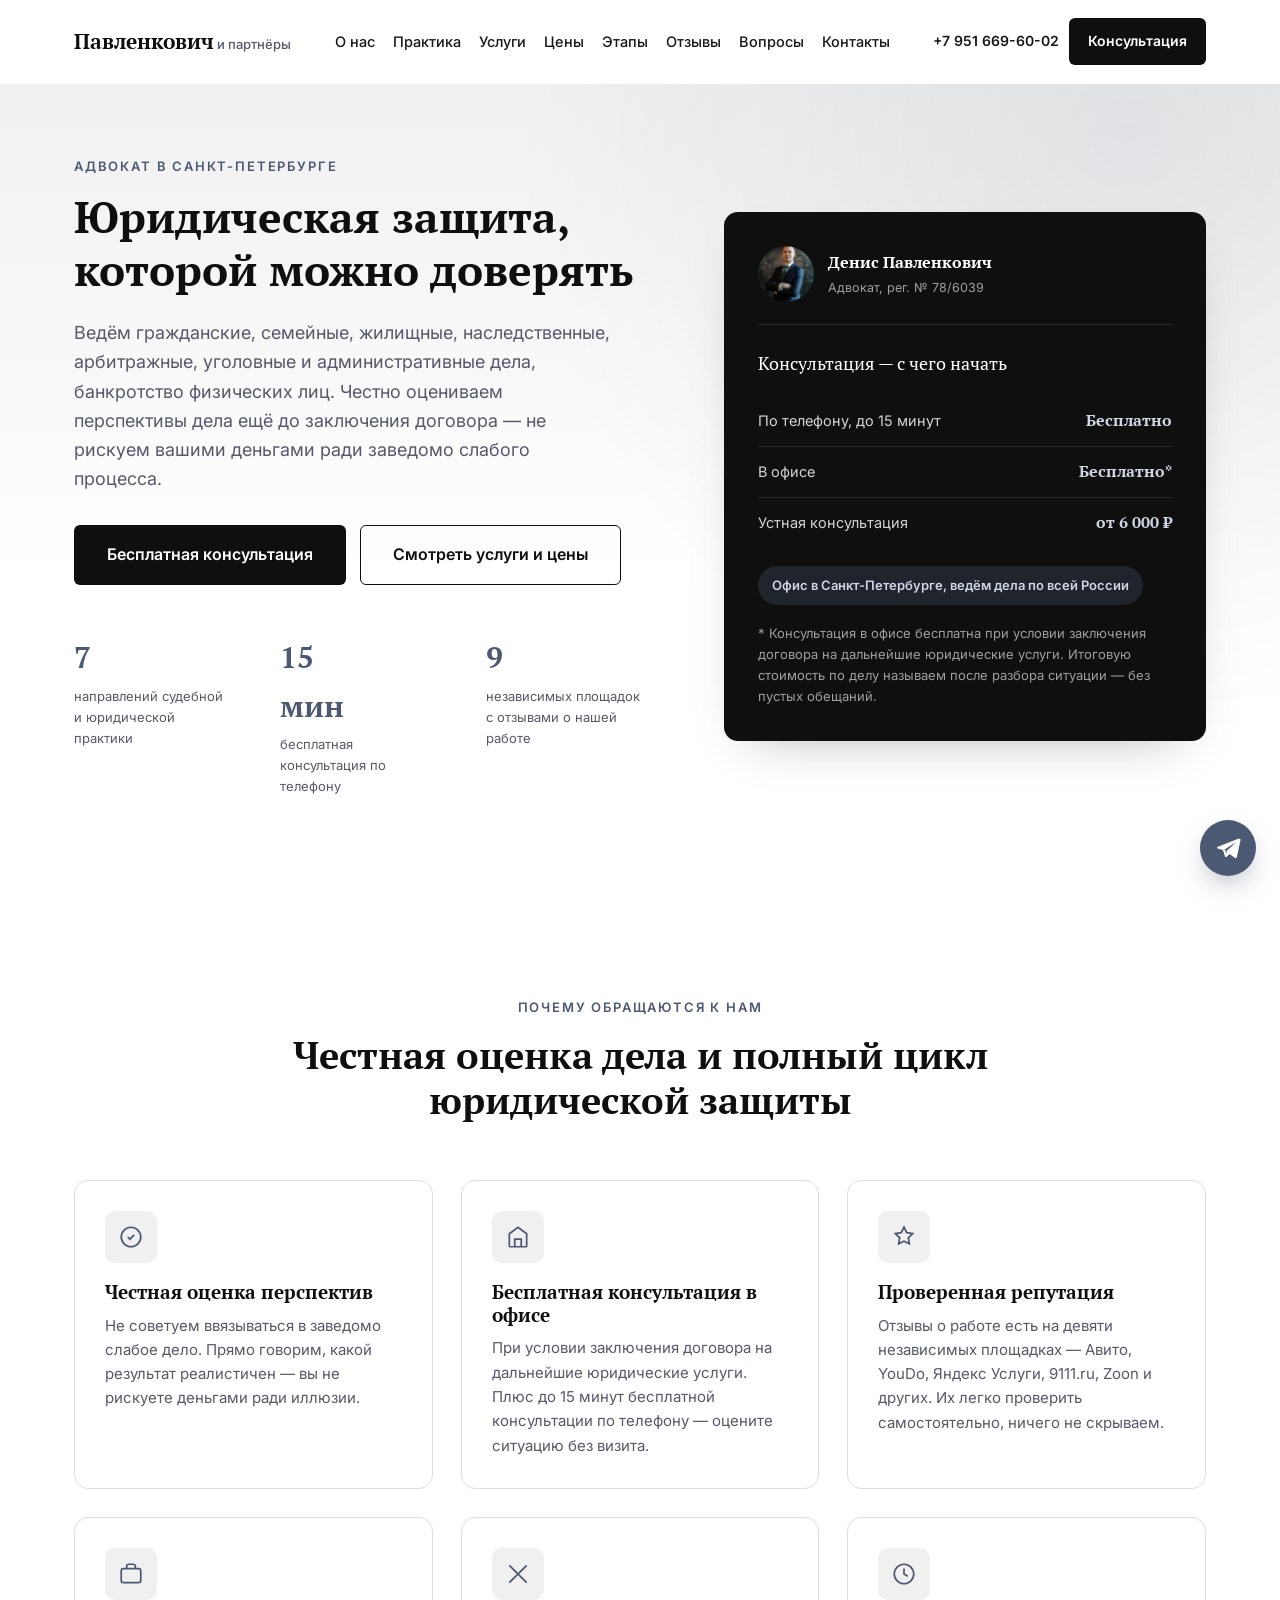
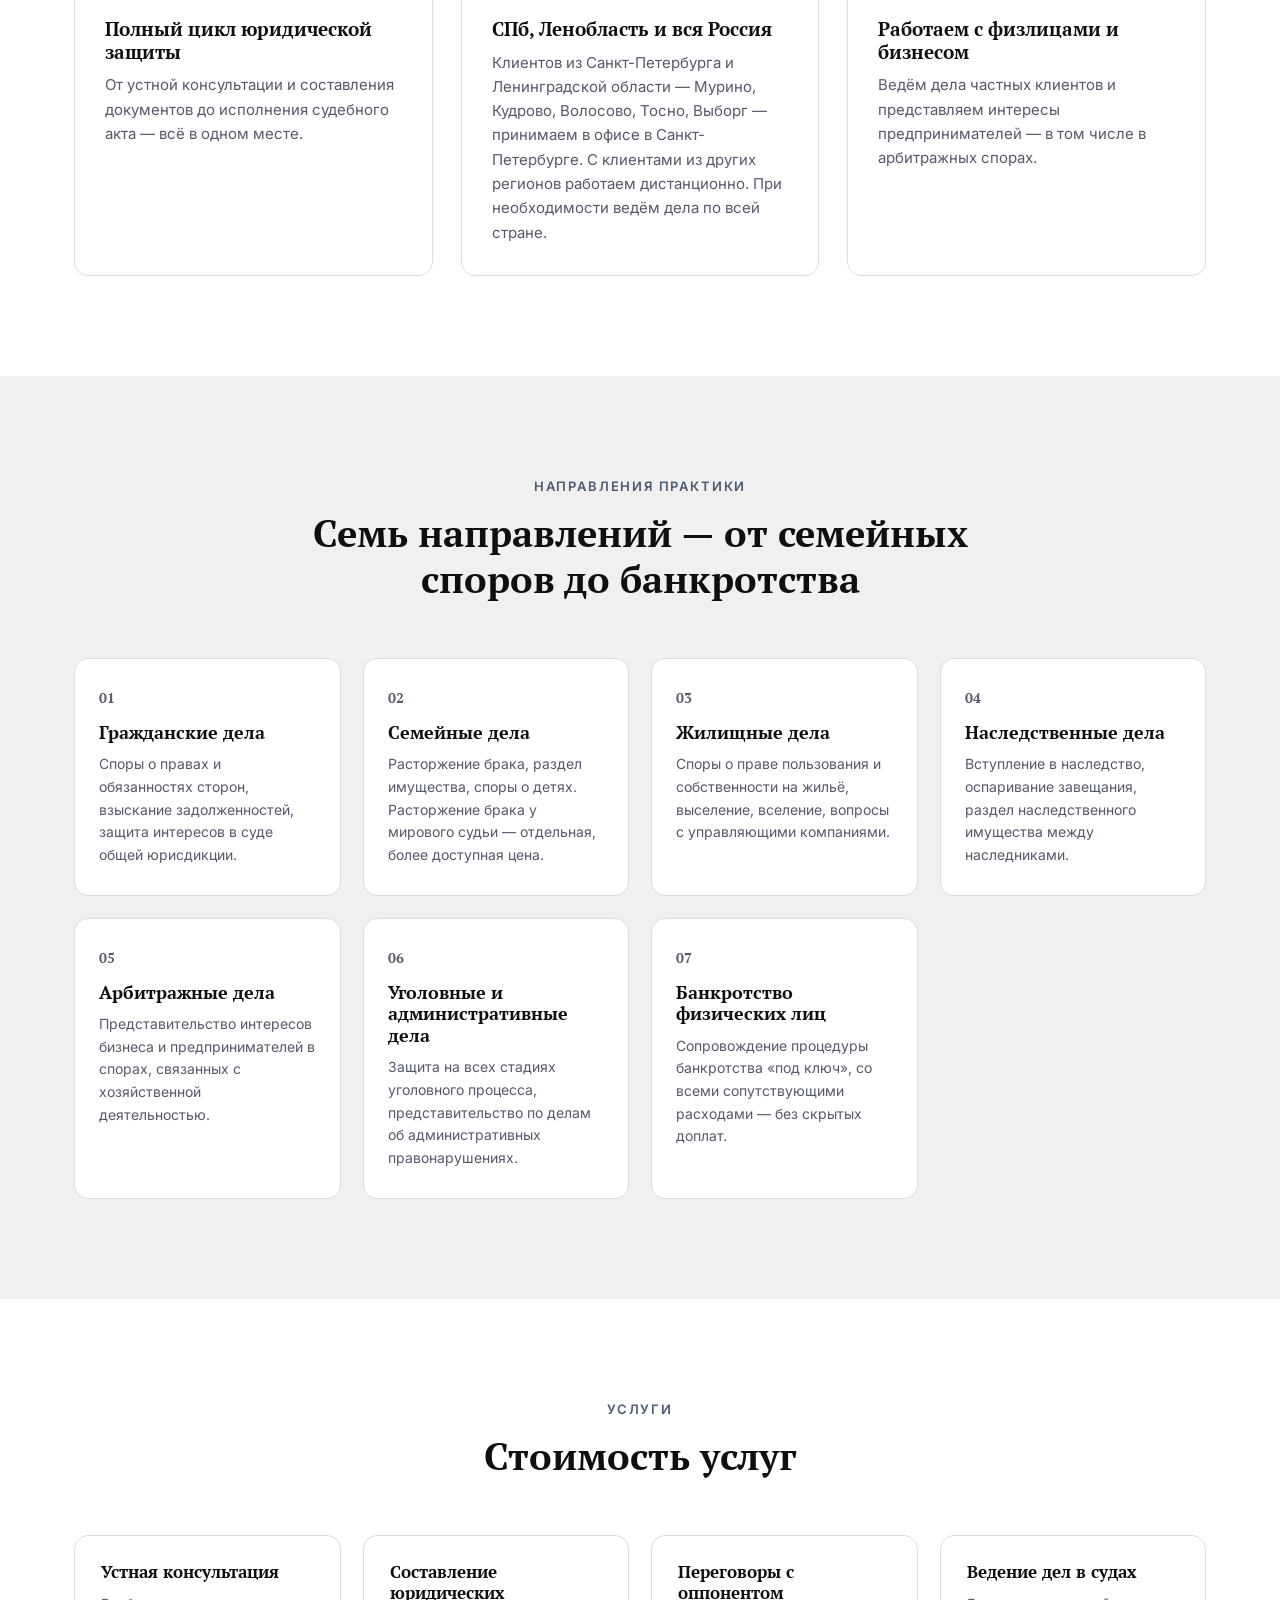
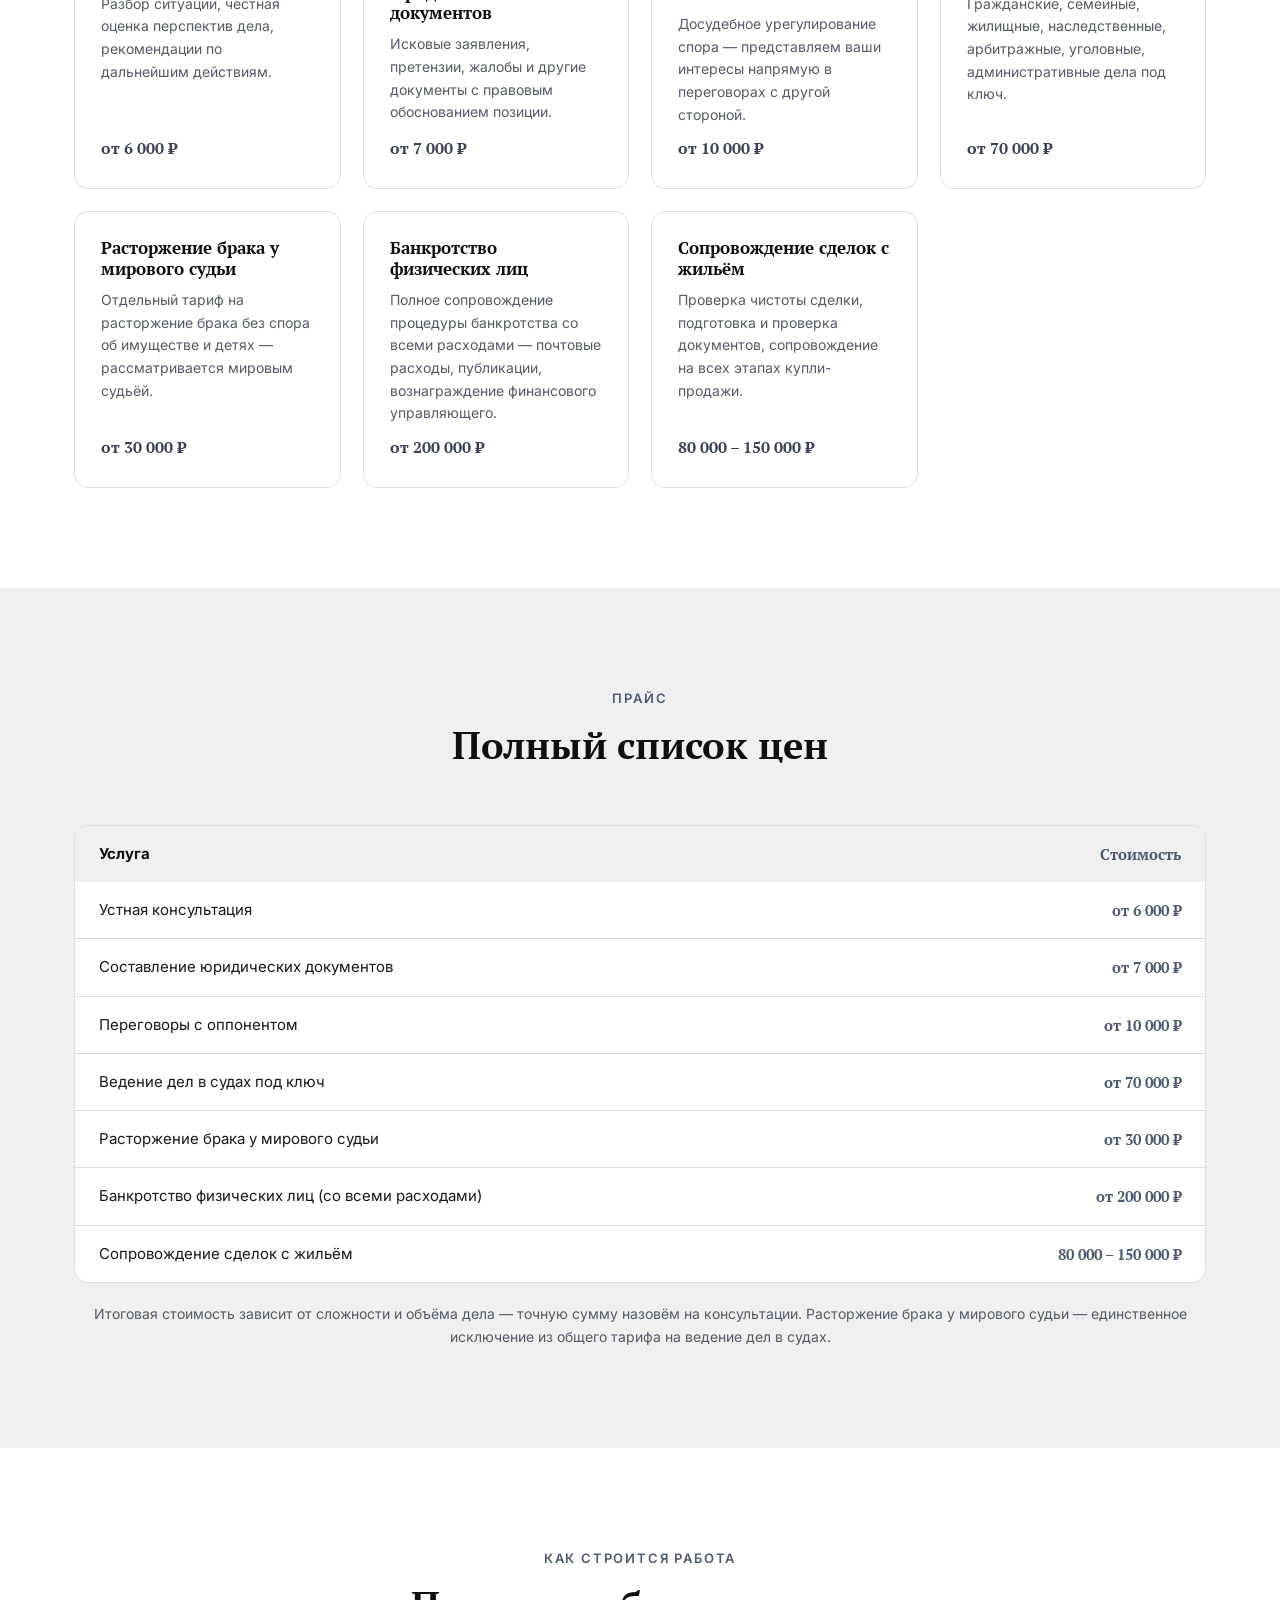
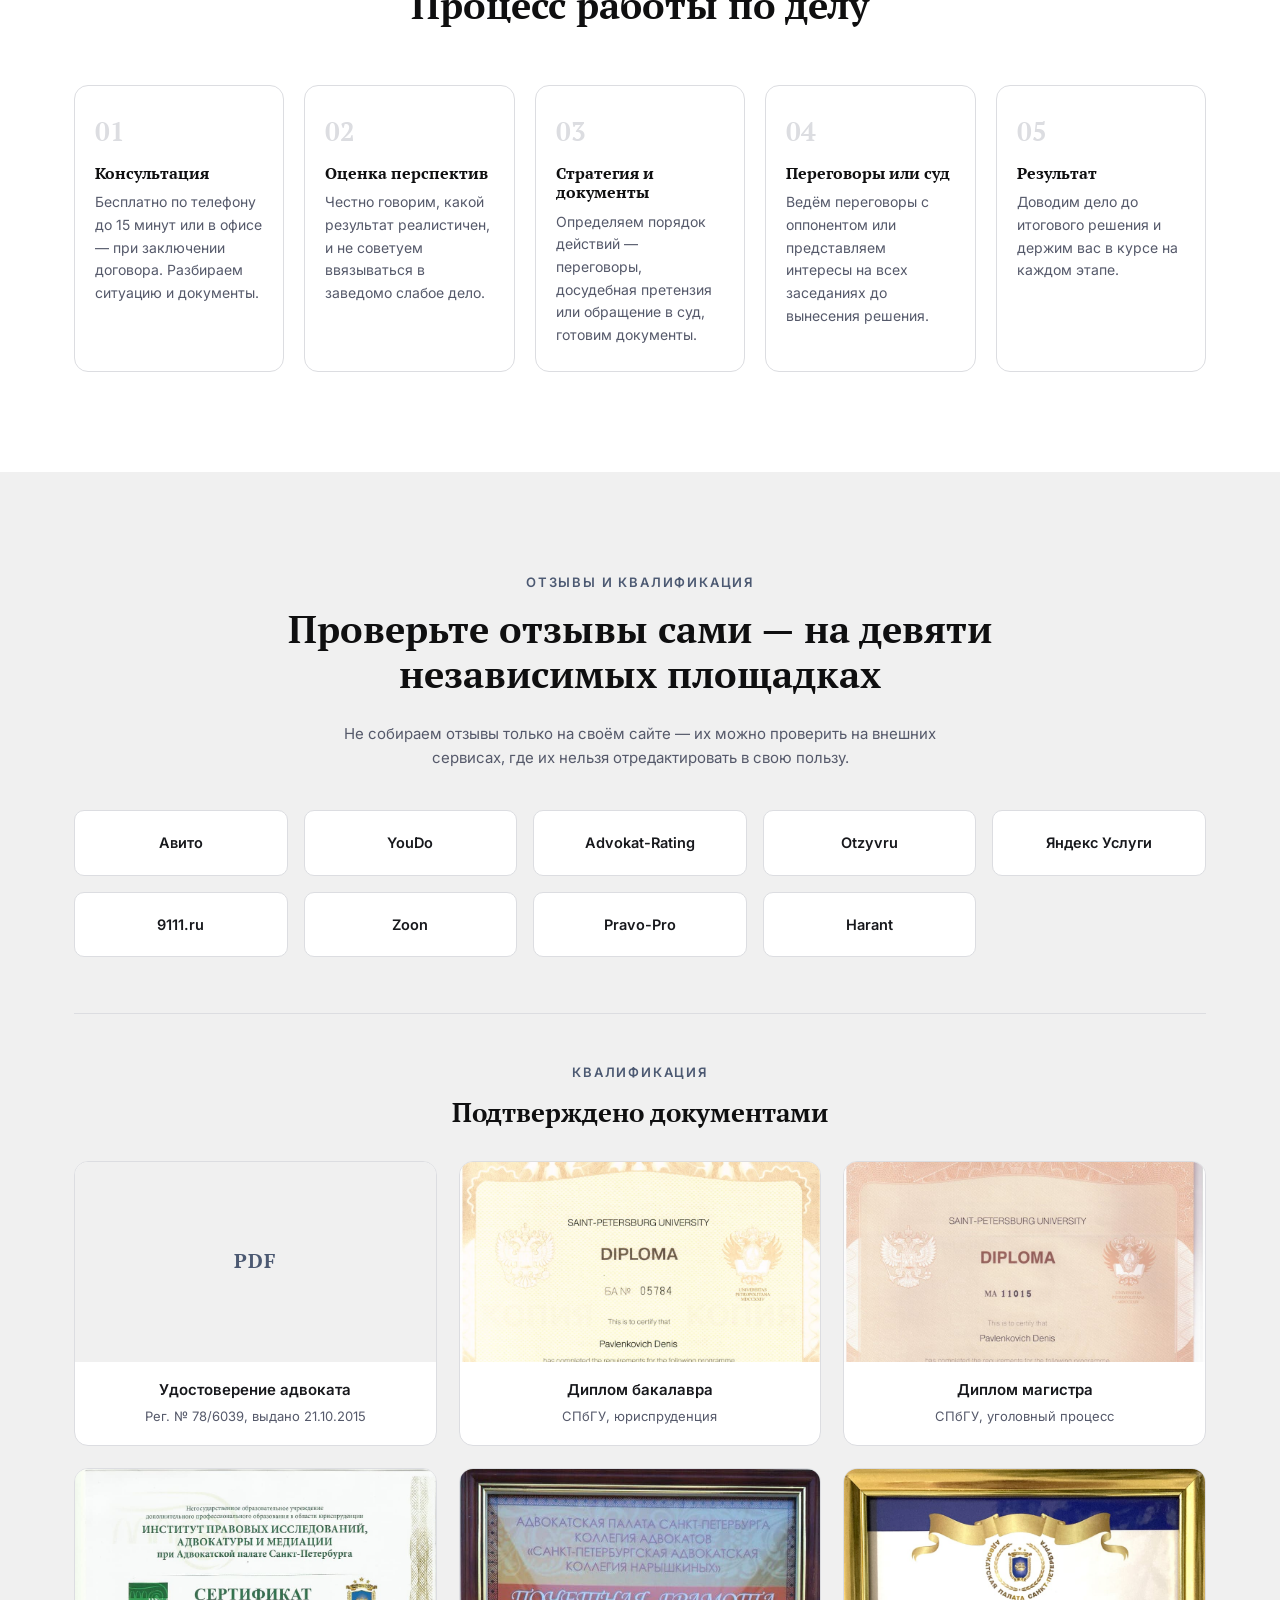
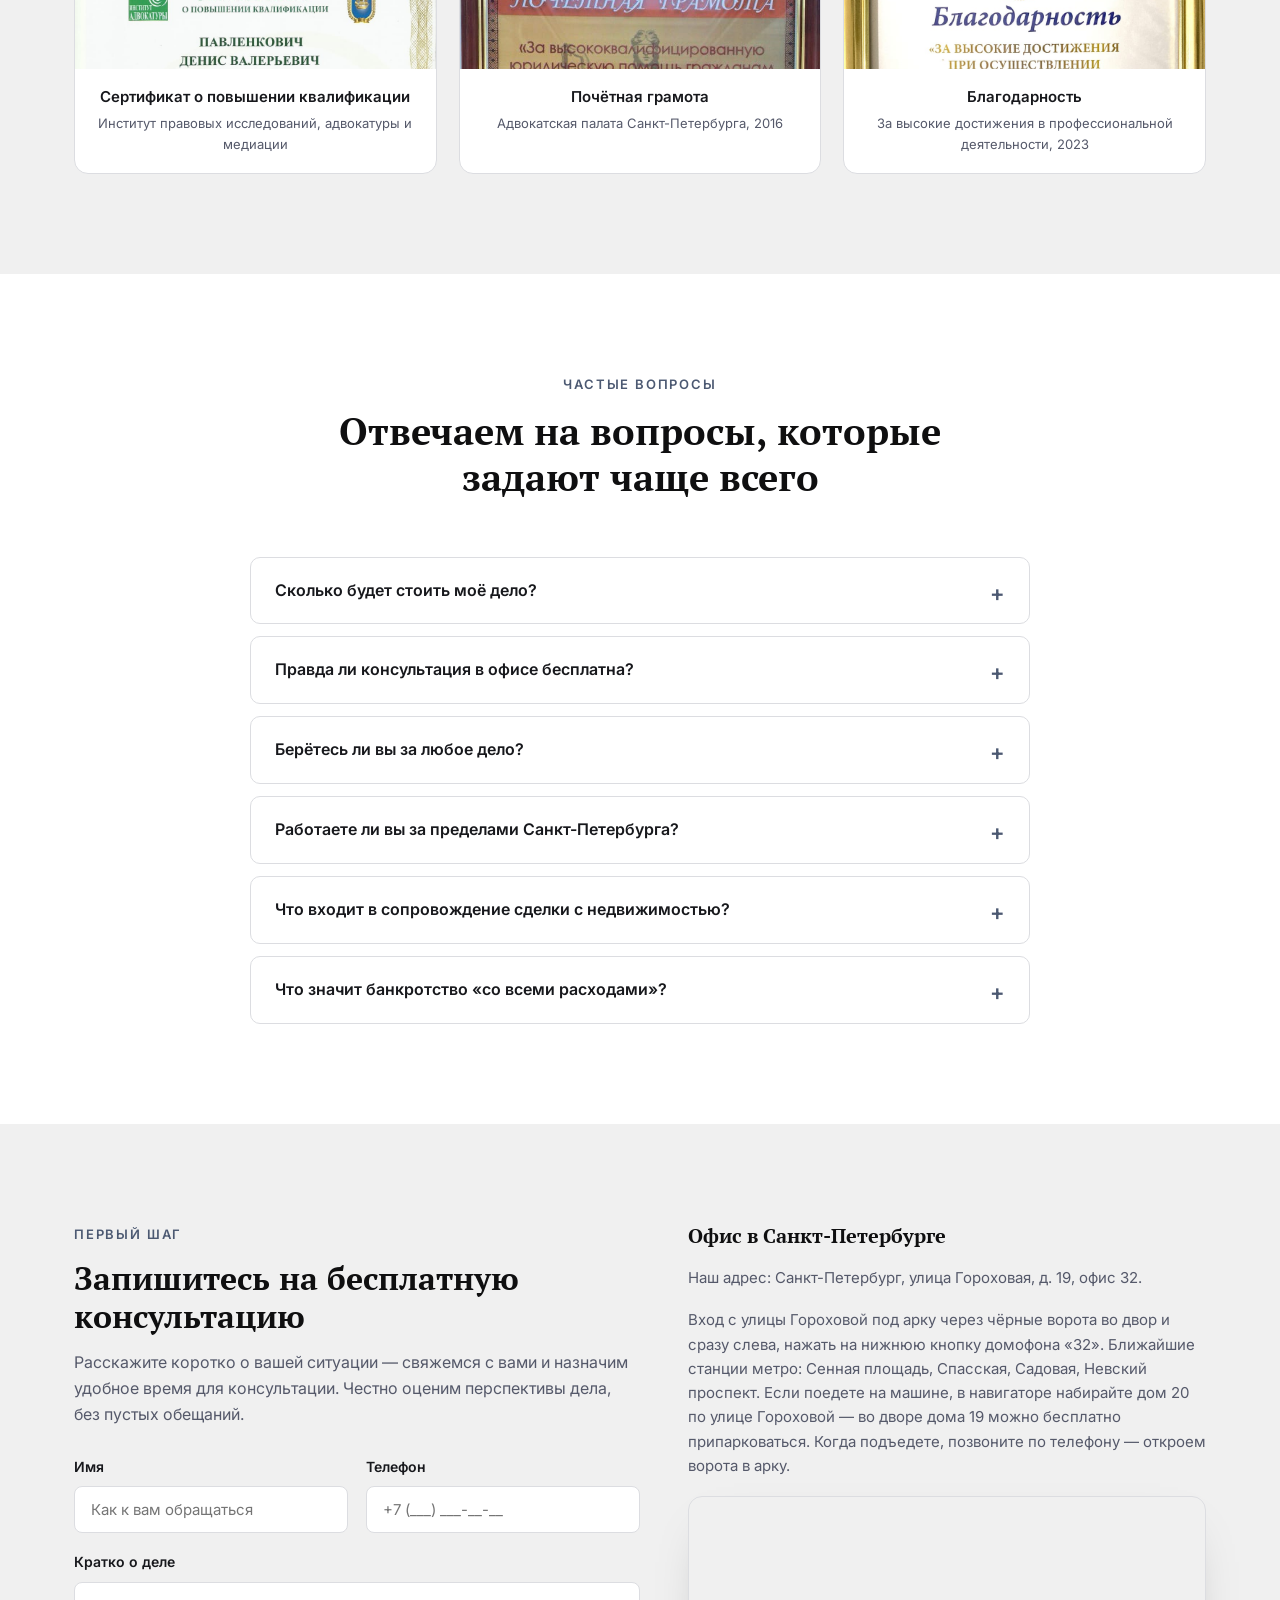
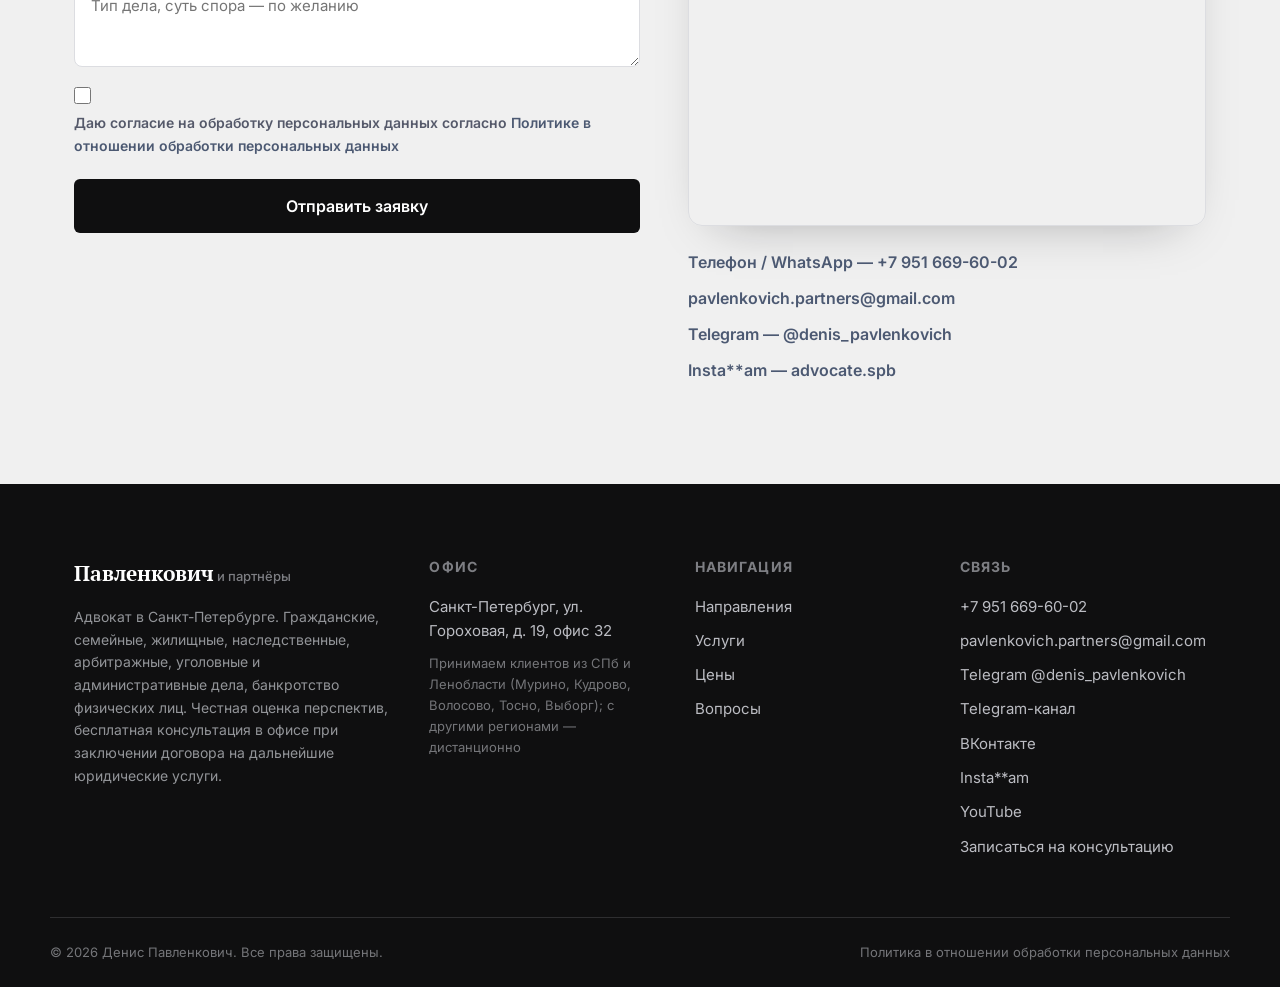
<file: index.html>
<!DOCTYPE html>
<html lang="ru">
<head>
<meta charset="UTF-8">
<meta name="viewport" content="width=device-width, initial-scale=1.0">
<title>Денис Павленкович — адвокат в Санкт-Петербурге | Юридическая защита</title>
<meta name="description" content="Адвокат Денис Павленкович: консультации, документы, переговоры, суды и банкротство физлиц. Санкт-Петербург и Ленинградская область. Бесплатная консультация в офисе при заключении договора.">
<link rel="preconnect" href="https://fonts.googleapis.com">
<link rel="preconnect" href="https://fonts.gstatic.com" crossorigin>
<link href="https://fonts.googleapis.com/css2?family=PT+Serif:wght@400;700&family=Inter:wght@400;500;600;700&display=swap" rel="stylesheet">
<link rel="stylesheet" href="styles.css">
</head>
<body>

<header class="header" id="header">
  <div class="header__inner container">
    <a href="#top" class="logo">Павленкович<span class="logo__suffix"> и партнёры</span></a>
    <nav class="nav" id="nav">
      <a href="#advantages">О нас</a>
      <a href="#areas">Практика</a>
      <a href="#services">Услуги</a>
      <a href="#prices">Цены</a>
      <a href="#process">Этапы</a>
      <a href="#reviews">Отзывы</a>
      <a href="#faq">Вопросы</a>
      <a href="#contacts">Контакты</a>
    </nav>
    <div class="header__actions">
      <a href="tel:+79516696002" class="header__phone">+7 951 669-60-02</a>
      <a href="#form" class="btn btn--primary">Консультация</a>
      <button class="burger" id="burger" aria-label="Меню"><span></span><span></span><span></span></button>
    </div>
  </div>
</header>

<main id="top">

  <!-- 1. HERO -->
  <section class="hero">
    <div class="container hero__inner">
      <div class="hero__text reveal">
        <p class="eyebrow">Адвокат в Санкт-Петербурге</p>
        <h1>Юридическая защита, которой можно доверять</h1>
        <p class="hero__lead">Ведём гражданские, семейные, жилищные, наследственные, арбитражные, уголовные и административные дела, банкротство физических лиц. Честно оцениваем перспективы дела ещё до заключения договора — не рискуем вашими деньгами ради заведомо слабого процесса.</p>
        <div class="hero__cta">
          <a href="#form" class="btn btn--primary btn--lg">Бесплатная консультация</a>
          <a href="#services" class="btn btn--outline btn--lg">Смотреть услуги и цены</a>
        </div>
        <div class="hero__stats">
          <div class="stat"><span class="stat__num" data-target="7">0</span><span class="stat__suffix"></span><span class="stat__label">направлений судебной и юридической практики</span></div>
          <div class="stat"><span class="stat__num" data-target="15">0</span><span class="stat__suffix"> мин</span><span class="stat__label">бесплатная консультация по телефону</span></div>
          <div class="stat"><span class="stat__num" data-target="9">0</span><span class="stat__suffix"></span><span class="stat__label">независимых площадок с отзывами о нашей работе</span></div>
        </div>
      </div>
      <div class="hero__card reveal">
        <div class="hero__person">
          <img src="img/portrait-hero.jpg" alt="Денис Павленкович — адвокат" class="hero__person-photo">
          <div>
            <p class="hero__person-name">Денис Павленкович</p>
            <p class="hero__person-role">Адвокат, рег. № 78/6039</p>
          </div>
        </div>
        <p class="hero__card-title">Консультация — с чего начать</p>
        <div class="hero__card-row">
          <span class="hero__card-label">По телефону, до 15 минут</span>
          <span class="hero__card-value">Бесплатно</span>
        </div>
        <div class="hero__card-row">
          <span class="hero__card-label">В офисе</span>
          <span class="hero__card-value">Бесплатно*</span>
        </div>
        <div class="hero__card-row">
          <span class="hero__card-label">Устная консультация</span>
          <span class="hero__card-value">от 6 000 ₽</span>
        </div>
        <span class="hero__card-badge">Офис в Санкт-Петербурге, ведём дела по всей России</span>
        <p class="hero__card-note">* Консультация в офисе бесплатна при условии заключения договора на дальнейшие юридические услуги. Итоговую стоимость по делу называем после разбора ситуации — без пустых обещаний.</p>
      </div>
    </div>
  </section>

  <!-- 2. ПРЕИМУЩЕСТВА -->
  <section class="section" id="advantages">
    <div class="container">
      <p class="eyebrow eyebrow--center">Почему обращаются к нам</p>
      <h2 class="section__title section__title--center">Честная оценка дела и полный цикл юридической защиты</h2>
      <div class="adv-grid">
        <div class="adv reveal">
          <div class="adv__icon">
            <svg width="26" height="26" viewBox="0 0 24 24" fill="none" stroke="currentColor" stroke-width="1.6"><circle cx="12" cy="12" r="9"/><path d="M9 12l2 2 4-4"/></svg>
          </div>
          <h3>Честная оценка перспектив</h3>
          <p>Не советуем ввязываться в заведомо слабое дело. Прямо говорим, какой результат реалистичен — вы не рискуете деньгами ради иллюзии.</p>
        </div>
        <div class="adv reveal">
          <div class="adv__icon">
            <svg width="26" height="26" viewBox="0 0 24 24" fill="none" stroke="currentColor" stroke-width="1.6"><path d="M4 21V9l8-6 8 6v12M4 21h16M9 21v-7h6v7"/></svg>
          </div>
          <h3>Бесплатная консультация в офисе</h3>
          <p>При условии заключения договора на дальнейшие юридические услуги. Плюс до 15 минут бесплатной консультации по телефону — оцените ситуацию без визита.</p>
        </div>
        <div class="adv reveal">
          <div class="adv__icon">
            <svg width="26" height="26" viewBox="0 0 24 24" fill="none" stroke="currentColor" stroke-width="1.6"><path d="M12 3l2.5 5 5.5.8-4 3.9.9 5.5L12 15.8 7.1 18.2l.9-5.5-4-3.9L9.5 8z"/></svg>
          </div>
          <h3>Проверенная репутация</h3>
          <p>Отзывы о работе есть на девяти независимых площадках — Авито, YouDo, Яндекс Услуги, 9111.ru, Zoon и других. Их легко проверить самостоятельно, ничего не скрываем.</p>
        </div>
        <div class="adv reveal">
          <div class="adv__icon">
            <svg width="26" height="26" viewBox="0 0 24 24" fill="none" stroke="currentColor" stroke-width="1.6"><rect x="3" y="7" width="18" height="13" rx="2"/><path d="M8 7V5a2 2 0 012-2h4a2 2 0 012 2v2"/></svg>
          </div>
          <h3>Полный цикл юридической защиты</h3>
          <p>От устной консультации и составления документов до исполнения судебного акта — всё в одном месте.</p>
        </div>
        <div class="adv reveal">
          <div class="adv__icon">
            <svg width="26" height="26" viewBox="0 0 24 24" fill="none" stroke="currentColor" stroke-width="1.6"><path d="M4 4l16 16M4 20L20 4"/></svg>
          </div>
          <h3>СПб, Ленобласть и вся Россия</h3>
          <p>Клиентов из Санкт-Петербурга и Ленинградской области — Мурино, Кудрово, Волосово, Тосно, Выборг — принимаем в офисе в Санкт-Петербурге. С клиентами из других регионов работаем дистанционно. При необходимости ведём дела по всей стране.</p>
        </div>
        <div class="adv reveal">
          <div class="adv__icon">
            <svg width="26" height="26" viewBox="0 0 24 24" fill="none" stroke="currentColor" stroke-width="1.6"><circle cx="12" cy="12" r="9"/><path d="M12 7v5l3.5 2"/></svg>
          </div>
          <h3>Работаем с физлицами и бизнесом</h3>
          <p>Ведём дела частных клиентов и представляем интересы предпринимателей — в том числе в арбитражных спорах.</p>
        </div>
      </div>
    </div>
  </section>

  <!-- 3. НАПРАВЛЕНИЯ ПРАКТИКИ -->
  <section class="section section--alt" id="areas">
    <div class="container">
      <p class="eyebrow eyebrow--center">Направления практики</p>
      <h2 class="section__title section__title--center">Семь направлений — от семейных споров до банкротства</h2>
      <div class="area-grid">
        <div class="area reveal">
          <p class="area__num">01</p>
          <h3>Гражданские дела</h3>
          <p>Споры о правах и обязанностях сторон, взыскание задолженностей, защита интересов в суде общей юрисдикции.</p>
        </div>
        <div class="area reveal">
          <p class="area__num">02</p>
          <h3>Семейные дела</h3>
          <p>Расторжение брака, раздел имущества, споры о детях. Расторжение брака у мирового судьи — отдельная, более доступная цена.</p>
        </div>
        <div class="area reveal">
          <p class="area__num">03</p>
          <h3>Жилищные дела</h3>
          <p>Споры о праве пользования и собственности на жильё, выселение, вселение, вопросы с управляющими компаниями.</p>
        </div>
        <div class="area reveal">
          <p class="area__num">04</p>
          <h3>Наследственные дела</h3>
          <p>Вступление в наследство, оспаривание завещания, раздел наследственного имущества между наследниками.</p>
        </div>
        <div class="area reveal">
          <p class="area__num">05</p>
          <h3>Арбитражные дела</h3>
          <p>Представительство интересов бизнеса и предпринимателей в спорах, связанных с хозяйственной деятельностью.</p>
        </div>
        <div class="area reveal">
          <p class="area__num">06</p>
          <h3>Уголовные и административные дела</h3>
          <p>Защита на всех стадиях уголовного процесса, представительство по делам об административных правонарушениях.</p>
        </div>
        <div class="area reveal">
          <p class="area__num">07</p>
          <h3>Банкротство физических лиц</h3>
          <p>Сопровождение процедуры банкротства «под ключ», со всеми сопутствующими расходами — без скрытых доплат.</p>
        </div>
      </div>
    </div>
  </section>

  <!-- 4. УСЛУГИ -->
  <section class="section" id="services">
    <div class="container">
      <p class="eyebrow eyebrow--center">Услуги</p>
      <h2 class="section__title section__title--center">Стоимость услуг</h2>
      <div class="srv-grid">
        <div class="srv reveal">
          <h3>Устная консультация</h3>
          <p>Разбор ситуации, честная оценка перспектив дела, рекомендации по дальнейшим действиям.</p>
          <span class="srv__price">от 6 000 ₽</span>
        </div>
        <div class="srv reveal">
          <h3>Составление юридических документов</h3>
          <p>Исковые заявления, претензии, жалобы и другие документы с правовым обоснованием позиции.</p>
          <span class="srv__price">от 7 000 ₽</span>
        </div>
        <div class="srv reveal">
          <h3>Переговоры с оппонентом</h3>
          <p>Досудебное урегулирование спора — представляем ваши интересы напрямую в переговорах с другой стороной.</p>
          <span class="srv__price">от 10 000 ₽</span>
        </div>
        <div class="srv reveal">
          <h3>Ведение дел в судах</h3>
          <p>Гражданские, семейные, жилищные, наследственные, арбитражные, уголовные, административные дела под ключ.</p>
          <span class="srv__price">от 70 000 ₽</span>
        </div>
        <div class="srv reveal">
          <h3>Расторжение брака у мирового судьи</h3>
          <p>Отдельный тариф на расторжение брака без спора об имуществе и детях — рассматривается мировым судьёй.</p>
          <span class="srv__price">от 30 000 ₽</span>
        </div>
        <div class="srv reveal">
          <h3>Банкротство физических лиц</h3>
          <p>Полное сопровождение процедуры банкротства со всеми расходами — почтовые расходы, публикации, вознаграждение финансового управляющего.</p>
          <span class="srv__price">от 200 000 ₽</span>
        </div>
        <div class="srv reveal">
          <h3>Сопровождение сделок с жильём</h3>
          <p>Проверка чистоты сделки, подготовка и проверка документов, сопровождение на всех этапах купли-продажи.</p>
          <span class="srv__price">80 000 – 150 000 ₽</span>
        </div>
      </div>
    </div>
  </section>

  <!-- 5. ПРАЙС-ТАБЛИЦА -->
  <section class="section section--alt" id="prices">
    <div class="container">
      <p class="eyebrow eyebrow--center">Прайс</p>
      <h2 class="section__title section__title--center">Полный список цен</h2>
      <div class="price-table">
        <table>
          <thead>
            <tr><th>Услуга</th><th>Стоимость</th></tr>
          </thead>
          <tbody>
            <tr><td>Устная консультация</td><td>от 6 000 ₽</td></tr>
            <tr><td>Составление юридических документов</td><td>от 7 000 ₽</td></tr>
            <tr><td>Переговоры с оппонентом</td><td>от 10 000 ₽</td></tr>
            <tr><td>Ведение дел в судах под ключ</td><td>от 70 000 ₽</td></tr>
            <tr><td>Расторжение брака у мирового судьи</td><td>от 30 000 ₽</td></tr>
            <tr><td>Банкротство физических лиц (со всеми расходами)</td><td>от 200 000 ₽</td></tr>
            <tr><td>Сопровождение сделок с жильём</td><td>80 000 – 150 000 ₽</td></tr>
          </tbody>
        </table>
      </div>
      <p class="price-note">Итоговая стоимость зависит от сложности и объёма дела — точную сумму назовём на консультации. Расторжение брака у мирового судьи — единственное исключение из общего тарифа на ведение дел в судах.</p>
    </div>
  </section>

  <!-- 6. ПРОЦЕСС -->
  <section class="section" id="process">
    <div class="container">
      <p class="eyebrow eyebrow--center">Как строится работа</p>
      <h2 class="section__title section__title--center">Процесс работы по делу</h2>
      <div class="steps">
        <div class="step reveal">
          <span class="step__num">01</span>
          <h3>Консультация</h3>
          <p>Бесплатно по телефону до 15 минут или в офисе — при заключении договора. Разбираем ситуацию и документы.</p>
        </div>
        <div class="step reveal">
          <span class="step__num">02</span>
          <h3>Оценка перспектив</h3>
          <p>Честно говорим, какой результат реалистичен, и не советуем ввязываться в заведомо слабое дело.</p>
        </div>
        <div class="step reveal">
          <span class="step__num">03</span>
          <h3>Стратегия и документы</h3>
          <p>Определяем порядок действий — переговоры, досудебная претензия или обращение в суд, готовим документы.</p>
        </div>
        <div class="step reveal">
          <span class="step__num">04</span>
          <h3>Переговоры или суд</h3>
          <p>Ведём переговоры с оппонентом или представляем интересы на всех заседаниях до вынесения решения.</p>
        </div>
        <div class="step reveal">
          <span class="step__num">05</span>
          <h3>Результат</h3>
          <p>Доводим дело до итогового решения и держим вас в курсе на каждом этапе.</p>
        </div>
      </div>
    </div>
  </section>

  <!-- 7. ОТЗЫВЫ -->
  <section class="section section--alt" id="reviews">
    <div class="container">
      <p class="eyebrow eyebrow--center">Отзывы и квалификация</p>
      <h2 class="section__title section__title--center">Проверьте отзывы сами — на девяти независимых площадках</h2>
      <p class="reviews-lead">Не собираем отзывы только на своём сайте — их можно проверить на внешних сервисах, где их нельзя отредактировать в свою пользу.</p>
      <div class="platform-grid">
        <a href="https://www.avito.ru/profile/rating?page_from=profile_menu" target="_blank" rel="noopener" class="platform reveal">Авито</a>
        <a href="https://youdo.com/u2461929" target="_blank" rel="noopener" class="platform reveal">YouDo</a>
        <a href="https://advokat-rating.com/otzyvy-ob-advokatakh/2295/" target="_blank" rel="noopener" class="platform reveal">Advokat-Rating</a>
        <a href="https://www.otzyvru.com/advokat-denis-pavlenkovich" target="_blank" rel="noopener" class="platform reveal">Otzyvru</a>
        <a href="https://uslugi.yandex.ru/profile/DenisValerevichP-691993" target="_blank" rel="noopener" class="platform reveal">Яндекс Услуги</a>
        <a href="https://www.9111.ru/advokat-4046149/reviews/" target="_blank" rel="noopener" class="platform reveal">9111.ru</a>
        <a href="https://zoon.ru/spb/law/advokatskij_kabinet_pavlenkovicha_dv/" target="_blank" rel="noopener" class="platform reveal">Zoon</a>
        <a href="https://pravo-pro.ru/catalog/247823/" target="_blank" rel="noopener" class="platform reveal">Pravo-Pro</a>
        <a href="https://harant.ru/lawyers/sankt-peterburg/pavlenkovich-denis-valerevich/#comment-4525" target="_blank" rel="noopener" class="platform reveal">Harant</a>
      </div>

      <div class="qual">
        <p class="eyebrow eyebrow--center">Квалификация</p>
        <h3 class="qual__title">Подтверждено документами</h3>
        <div class="qual-grid">
          <a href="img/udostoverenie-advokata.pdf" target="_blank" rel="noopener" class="qual-card reveal">
            <span class="qual-card__doc">PDF</span>
            <p class="qual-card__title">Удостоверение адвоката</p>
            <p class="qual-card__note">Рег. № 78/6039, выдано 21.10.2015</p>
          </a>
          <a href="img/diplom-bakalavra.jpg" target="_blank" rel="noopener" class="qual-card reveal">
            <img src="img/diplom-bakalavra.jpg" alt="Диплом бакалавра, СПбГУ" loading="lazy">
            <p class="qual-card__title">Диплом бакалавра</p>
            <p class="qual-card__note">СПбГУ, юриспруденция</p>
          </a>
          <a href="img/diplom-magistra.jpg" target="_blank" rel="noopener" class="qual-card reveal">
            <img src="img/diplom-magistra.jpg" alt="Диплом магистра, СПбГУ" loading="lazy">
            <p class="qual-card__title">Диплом магистра</p>
            <p class="qual-card__note">СПбГУ, уголовный процесс</p>
          </a>
          <a href="img/sertifikat-kvalifikacii.jpg" target="_blank" rel="noopener" class="qual-card reveal">
            <img src="img/sertifikat-kvalifikacii.jpg" alt="Сертификат о повышении квалификации" loading="lazy">
            <p class="qual-card__title">Сертификат о повышении квалификации</p>
            <p class="qual-card__note">Институт правовых исследований, адвокатуры и медиации</p>
          </a>
          <a href="img/pochetnaya-gramota-2016.jpg" target="_blank" rel="noopener" class="qual-card reveal">
            <img src="img/pochetnaya-gramota-2016.jpg" alt="Почётная грамота Адвокатской палаты Санкт-Петербурга" loading="lazy">
            <p class="qual-card__title">Почётная грамота</p>
            <p class="qual-card__note">Адвокатская палата Санкт-Петербурга, 2016</p>
          </a>
          <a href="img/blagodarnost-2023.jpg" target="_blank" rel="noopener" class="qual-card reveal">
            <img src="img/blagodarnost-2023.jpg" alt="Благодарность за высокие достижения" loading="lazy">
            <p class="qual-card__title">Благодарность</p>
            <p class="qual-card__note">За высокие достижения в профессиональной деятельности, 2023</p>
          </a>
        </div>
      </div>
    </div>
  </section>

  <!-- 8. FAQ -->
  <section class="section" id="faq">
    <div class="container">
      <p class="eyebrow eyebrow--center">Частые вопросы</p>
      <h2 class="section__title section__title--center">Отвечаем на вопросы, которые задают чаще всего</h2>
      <div class="faq">
        <details class="faq__item reveal">
          <summary>Сколько будет стоить моё дело?</summary>
          <p>Точная стоимость зависит от сложности, объёма документов и количества заседаний. Ориентировочные цены — в разделе «Цены» на этой странице. Финальную сумму назовём после консультации.</p>
        </details>
        <details class="faq__item reveal">
          <summary>Правда ли консультация в офисе бесплатна?</summary>
          <p>Да, при условии заключения договора на дальнейшие юридические услуги. Также до 15 минут бесплатной консультации доступны по телефону — без визита и без обязательств.</p>
        </details>
        <details class="faq__item reveal">
          <summary>Берётесь ли вы за любое дело?</summary>
          <p>Нет. Если перспективы дела слабые, скажем об этом честно на консультации — не советуем тратить деньги на заведомо проигрышный процесс. Стопроцентных гарантий по закону не даёт ни один адвокат.</p>
        </details>
        <details class="faq__item reveal">
          <summary>Работаете ли вы за пределами Санкт-Петербурга?</summary>
          <p>Клиентов из Санкт-Петербурга и Ленинградской области — Мурино, Кудрово, Волосово, Тосно, Выборг и других городов — принимаем в офисе в Санкт-Петербурге. С клиентами из других регионов работаем дистанционно, при необходимости ведём дела по всей России.</p>
        </details>
        <details class="faq__item reveal">
          <summary>Что входит в сопровождение сделки с недвижимостью?</summary>
          <p>Проверка чистоты сделки, подготовка и проверка договора, сопровождение на всех этапах — от аванса до регистрации права собственности. Стоимость — 80 000–150 000 ₽ в зависимости от сложности сделки.</p>
        </details>
        <details class="faq__item reveal">
          <summary>Что значит банкротство «со всеми расходами»?</summary>
          <p>В стоимость от 200 000 ₽ включены все обязательные платежи по процедуре — почтовые расходы, публикации в реестре и газете, вознаграждение финансового управляющего. Дополнительных скрытых доплат не будет.</p>
        </details>
      </div>
    </div>
  </section>

  <!-- 9. ФОРМА + КАРТА -->
  <section class="section section--alt" id="form">
    <div class="container form-section">
      <div class="form-col reveal">
        <p class="eyebrow">Первый шаг</p>
        <h2>Запишитесь на бесплатную консультацию</h2>
        <p class="form-lead">Расскажите коротко о вашей ситуации — свяжемся с вами и назначим удобное время для консультации. Честно оценим перспективы дела, без пустых обещаний.</p>
        <form id="leadForm" class="form">
          <input type="text" name="_gotcha" style="display:none" tabindex="-1" autocomplete="off">
          <div class="form__row">
            <label>Имя
              <input type="text" name="name" required placeholder="Как к вам обращаться">
            </label>
            <label>Телефон
              <input type="tel" name="phone" required placeholder="+7 (___) ___-__-__">
            </label>
          </div>
          <label>Кратко о деле
            <textarea name="comment" rows="3" placeholder="Тип дела, суть спора — по желанию"></textarea>
          </label>
          <label class="form__consent">
            <input type="checkbox" name="consent" required>
            <span>Даю согласие на обработку персональных данных согласно <a href="privacy.html">Политике в отношении обработки персональных данных</a></span>
          </label>
          <button type="submit" class="btn btn--primary btn--lg form__submit">Отправить заявку</button>
        </form>
      </div>
      <div class="map-col reveal">
        <h3>Офис в Санкт-Петербурге</h3>
        <p>Наш адрес: Санкт-Петербург, улица Гороховая, д. 19, офис 32.</p>
        <p>Вход с улицы Гороховой под арку через чёрные ворота во двор и сразу слева, нажать на нижнюю кнопку домофона «32». Ближайшие станции метро: Сенная площадь, Спасская, Садовая, Невский проспект. Если поедете на машине, в навигаторе набирайте дом 20 по улице Гороховой — во дворе дома 19 можно бесплатно припарковаться. Когда подъедете, позвоните по телефону — откроем ворота в арку.</p>
        <div class="map-frame">
          <iframe title="Санкт-Петербург, улица Гороховая 19" src="https://yandex.ru/map-widget/v1/?ll=30.3170%2C59.9316&z=17&pt=30.3170,59.9316,pm2rdm" loading="lazy" allowfullscreen></iframe>
        </div>
        <div class="map-links">
          <a href="tel:+79516696002">Телефон / WhatsApp — +7 951 669-60-02</a>
          <a href="mailto:pavlenkovich.partners@gmail.com">pavlenkovich.partners@gmail.com</a>
          <a href="https://t.me/denis_pavlenkovich" target="_blank" rel="noopener">Telegram — @denis_pavlenkovich</a>
          <a href="https://www.instagram.com/advocate.spb/" target="_blank" rel="noopener">Insta**am — advocate.spb</a>
        </div>
      </div>
    </div>
  </section>

</main>

<!-- 10. КОНТАКТЫ + FOOTER -->
<footer class="footer" id="contacts">
  <div class="container footer__inner">
    <div class="footer__brand">
      <a href="#top" class="logo logo--footer">Павленкович<span class="logo__suffix"> и партнёры</span></a>
      <p>Адвокат в Санкт-Петербурге. Гражданские, семейные, жилищные, наследственные, арбитражные, уголовные и административные дела, банкротство физических лиц. Честная оценка перспектив, бесплатная консультация в офисе при заключении договора на дальнейшие юридические услуги.</p>
    </div>
    <div class="footer__col">
      <h4>Офис</h4>
      <p>Санкт-Петербург, ул. Гороховая, д. 19, офис 32</p>
      <p class="footer__muted">Принимаем клиентов из СПб и Ленобласти (Мурино, Кудрово, Волосово, Тосно, Выборг); с другими регионами — дистанционно</p>
    </div>
    <div class="footer__col">
      <h4>Навигация</h4>
      <a href="#areas">Направления</a>
      <a href="#services">Услуги</a>
      <a href="#prices">Цены</a>
      <a href="#faq">Вопросы</a>
    </div>
    <div class="footer__col">
      <h4>Связь</h4>
      <a href="tel:+79516696002">+7 951 669-60-02</a>
      <a href="mailto:pavlenkovich.partners@gmail.com">pavlenkovich.partners@gmail.com</a>
      <a href="https://t.me/denis_pavlenkovich" target="_blank" rel="noopener">Telegram @denis_pavlenkovich</a>
      <a href="https://t.me/pavlenkovich_partners" target="_blank" rel="noopener">Telegram-канал</a>
      <a href="https://vk.com/pavlenkovich.partners" target="_blank" rel="noopener">ВКонтакте</a>
      <a href="https://www.instagram.com/advocate.spb/" target="_blank" rel="noopener">Insta**am</a>
      <a href="https://youtube.com/@pavlenkovich.partners" target="_blank" rel="noopener">YouTube</a>
      <a href="#form">Записаться на консультацию</a>
    </div>
  </div>
  <div class="container footer__bottom">
    <p>© <span id="year"></span> Денис Павленкович. Все права защищены.</p>
    <a href="privacy.html">Политика в отношении обработки персональных данных</a>
  </div>
</footer>

<a href="https://t.me/denis_pavlenkovich" target="_blank" rel="noopener" class="fab" aria-label="Написать в Telegram">
  <svg width="26" height="26" viewBox="0 0 24 24" fill="currentColor"><path d="M21.5 3.5L2.7 10.9c-1.2.5-1.2 1.2-.2 1.5l4.8 1.5 1.9 5.7c.2.6.4.8.9.8.5 0 .7-.2 1-.5l2.4-2.3 4.9 3.6c.9.5 1.6.2 1.8-.8l3.3-15.4c.3-1.2-.5-1.8-1-1.5zM8.5 13.6l9-5.7c.4-.3.8-.1.5.2l-7.3 6.6-.3 3.1-1-3.9z"/></svg>
</a>

<script src="script.js"></script>
</body>
</html>
</file>
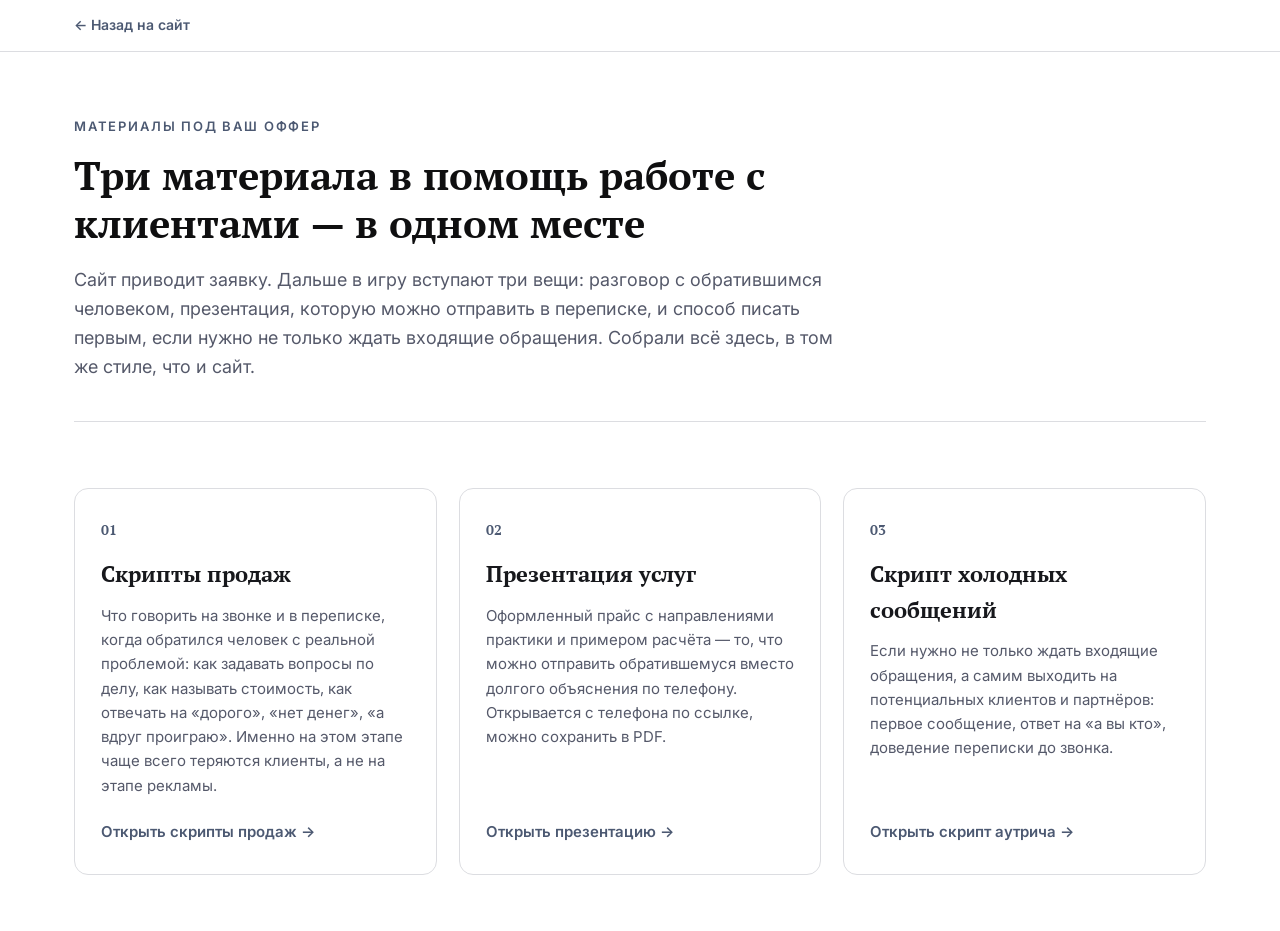
<file: materials.html>
<!DOCTYPE html>
<html lang="ru">
<head>
<meta charset="UTF-8">
<meta name="viewport" content="width=device-width, initial-scale=1.0">
<title>Материалы для продаж — Денис Павленкович, адвокат</title>
<meta name="description" content="Скрипты продаж, продающая презентация и скрипт холодных сообщений — три материала для работы с клиентами адвоката.">
<meta name="robots" content="noindex">
<link rel="preconnect" href="https://fonts.googleapis.com">
<link rel="preconnect" href="https://fonts.gstatic.com" crossorigin>
<link href="https://fonts.googleapis.com/css2?family=PT+Serif:wght@400;700&family=Inter:wght@400;500;600;700&display=swap" rel="stylesheet">
<link rel="stylesheet" href="styles.css">
<link rel="stylesheet" href="materials.css">
</head>
<body>

<div class="doc-bar">
  <div class="doc-bar__inner">
    <a href="index.html" class="doc-bar__back">← <span>Назад на сайт</span></a>
  </div>
</div>

<div class="container">

  <section class="doc-hero">
    <p class="eyebrow">Материалы под ваш оффер</p>
    <h1>Три материала в помощь работе с клиентами — в одном месте</h1>
    <p class="doc-hero__lead">Сайт приводит заявку. Дальше в игру вступают три вещи: разговор с обратившимся человеком, презентация, которую можно отправить в переписке, и способ писать первым, если нужно не только ждать входящие обращения. Собрали всё здесь, в том же стиле, что и сайт.</p>
  </section>

  <section class="doc-section">
    <div class="hub-grid">

      <div class="hub-card">
        <span class="hub-card__num">01</span>
        <p class="hub-card__title">Скрипты продаж</p>
        <p class="hub-card__lead">Что говорить на звонке и в переписке, когда обратился человек с реальной проблемой: как задавать вопросы по делу, как называть стоимость, как отвечать на «дорого», «нет денег», «а вдруг проиграю». Именно на этом этапе чаще всего теряются клиенты, а не на этапе рекламы.</p>
        <a href="scripts.html" class="hub-card__link">Открыть скрипты продаж →</a>
      </div>

      <div class="hub-card">
        <span class="hub-card__num">02</span>
        <p class="hub-card__title">Презентация услуг</p>
        <p class="hub-card__lead">Оформленный прайс с направлениями практики и примером расчёта — то, что можно отправить обратившемуся вместо долгого объяснения по телефону. Открывается с телефона по ссылке, можно сохранить в PDF.</p>
        <a href="presentation.html" class="hub-card__link">Открыть презентацию →</a>
      </div>

      <div class="hub-card">
        <span class="hub-card__num">03</span>
        <p class="hub-card__title">Скрипт холодных сообщений</p>
        <p class="hub-card__lead">Если нужно не только ждать входящие обращения, а самим выходить на потенциальных клиентов и партнёров: первое сообщение, ответ на «а вы кто», доведение переписки до звонка.</p>
        <a href="outreach.html" class="hub-card__link">Открыть скрипт аутрича →</a>
      </div>

    </div>
  </section>

</div>

</body>
</html>
</file>
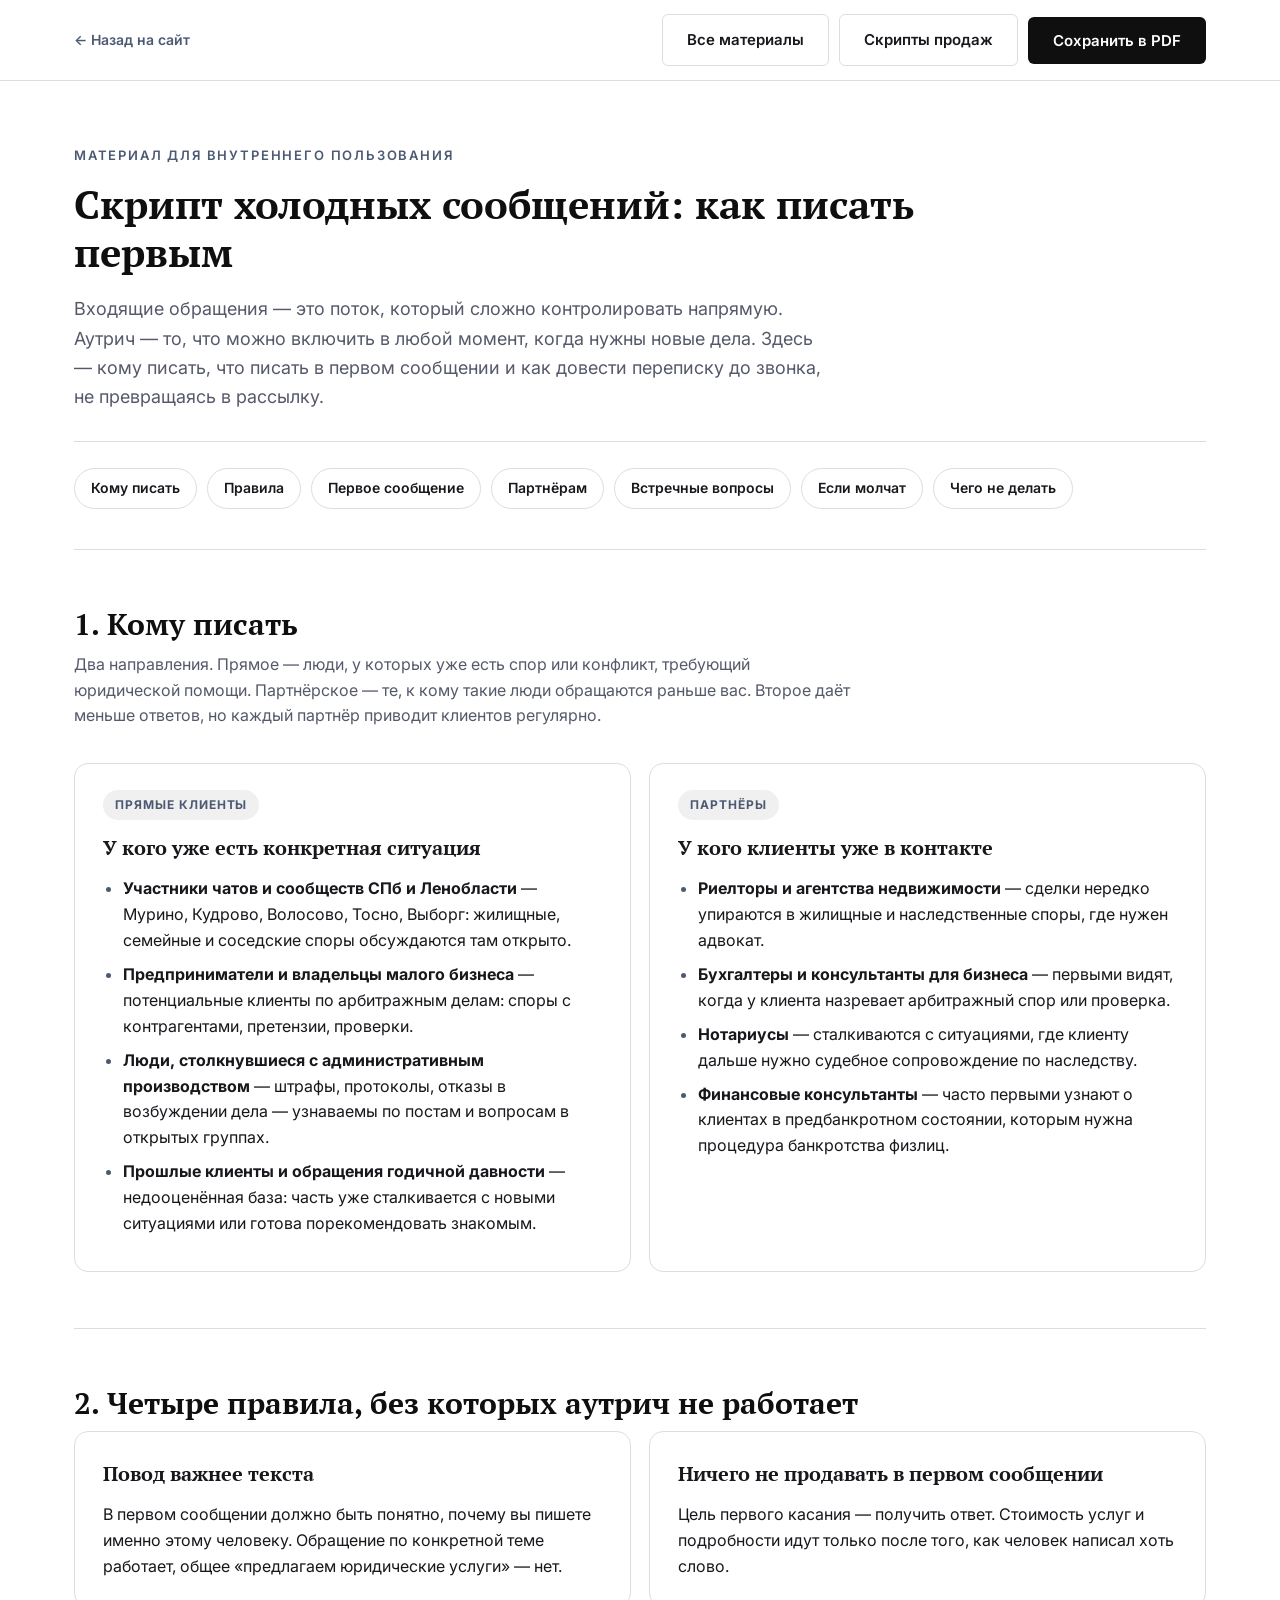
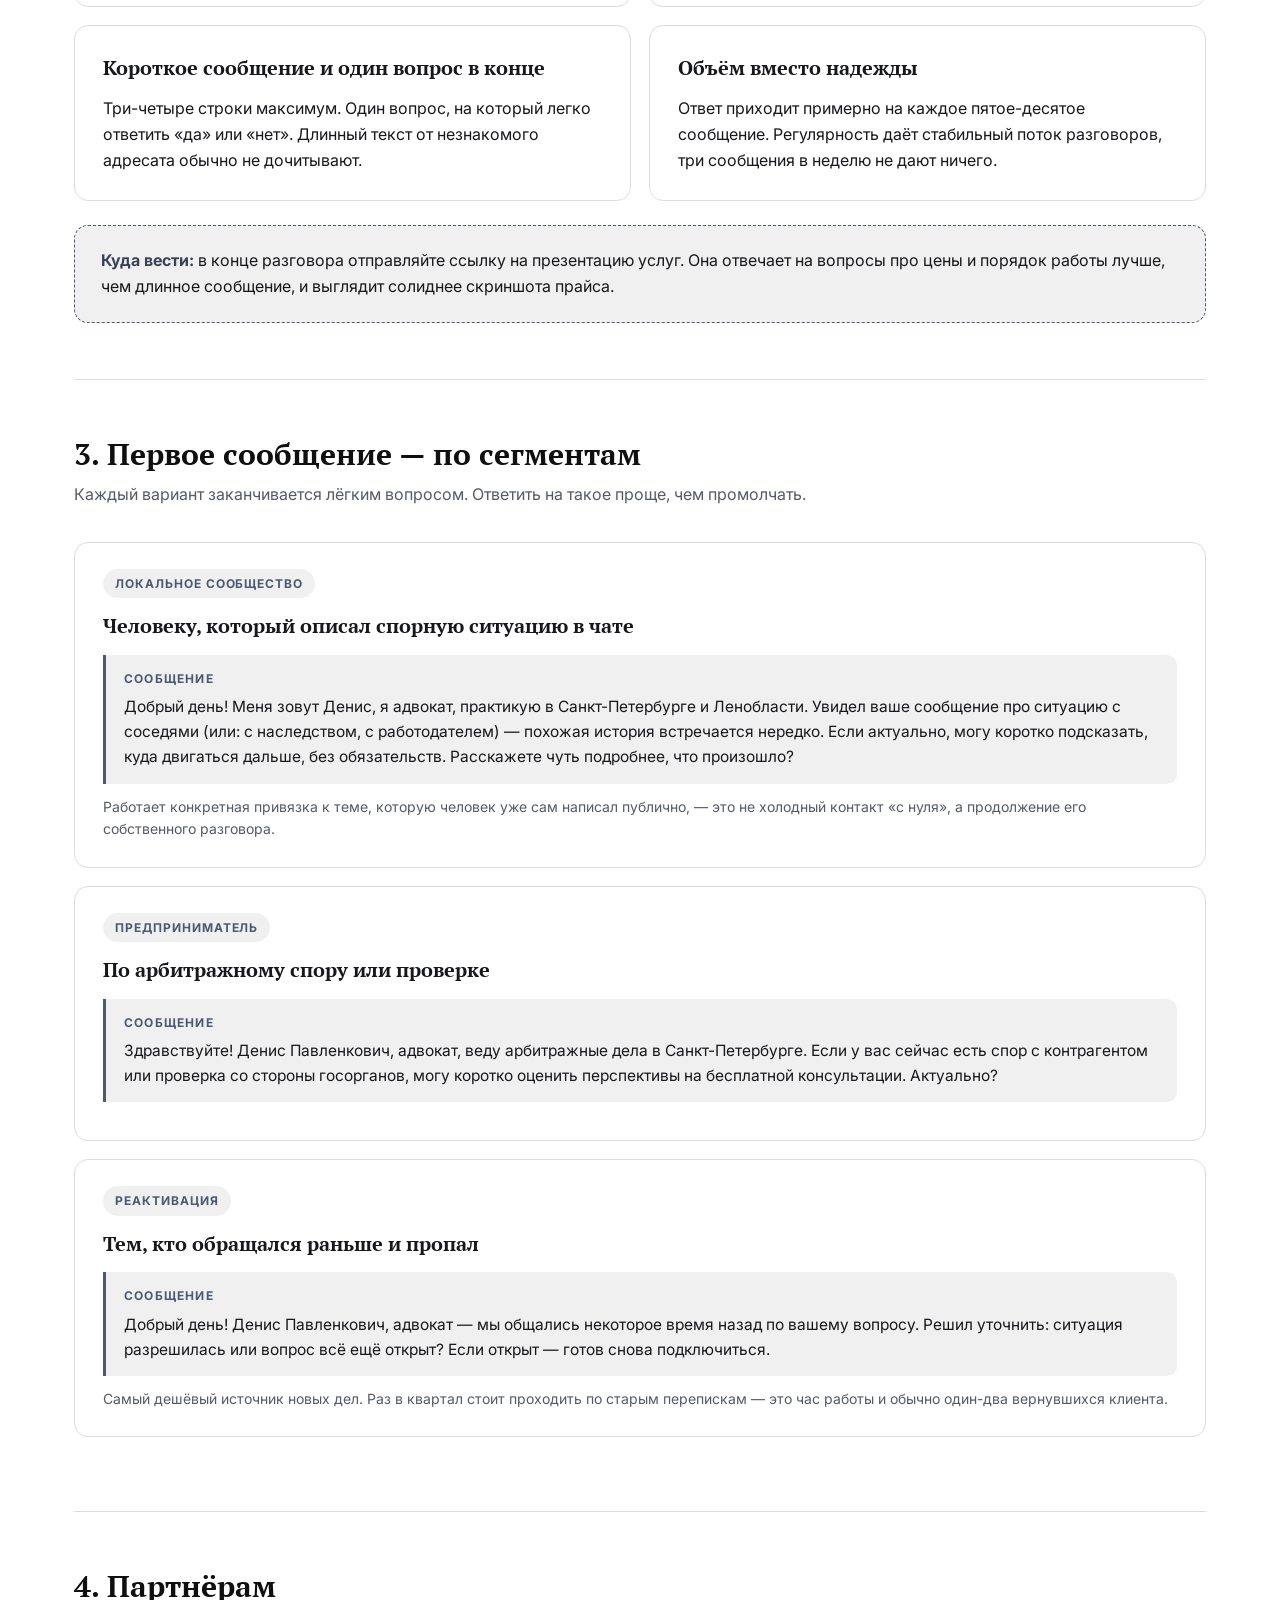
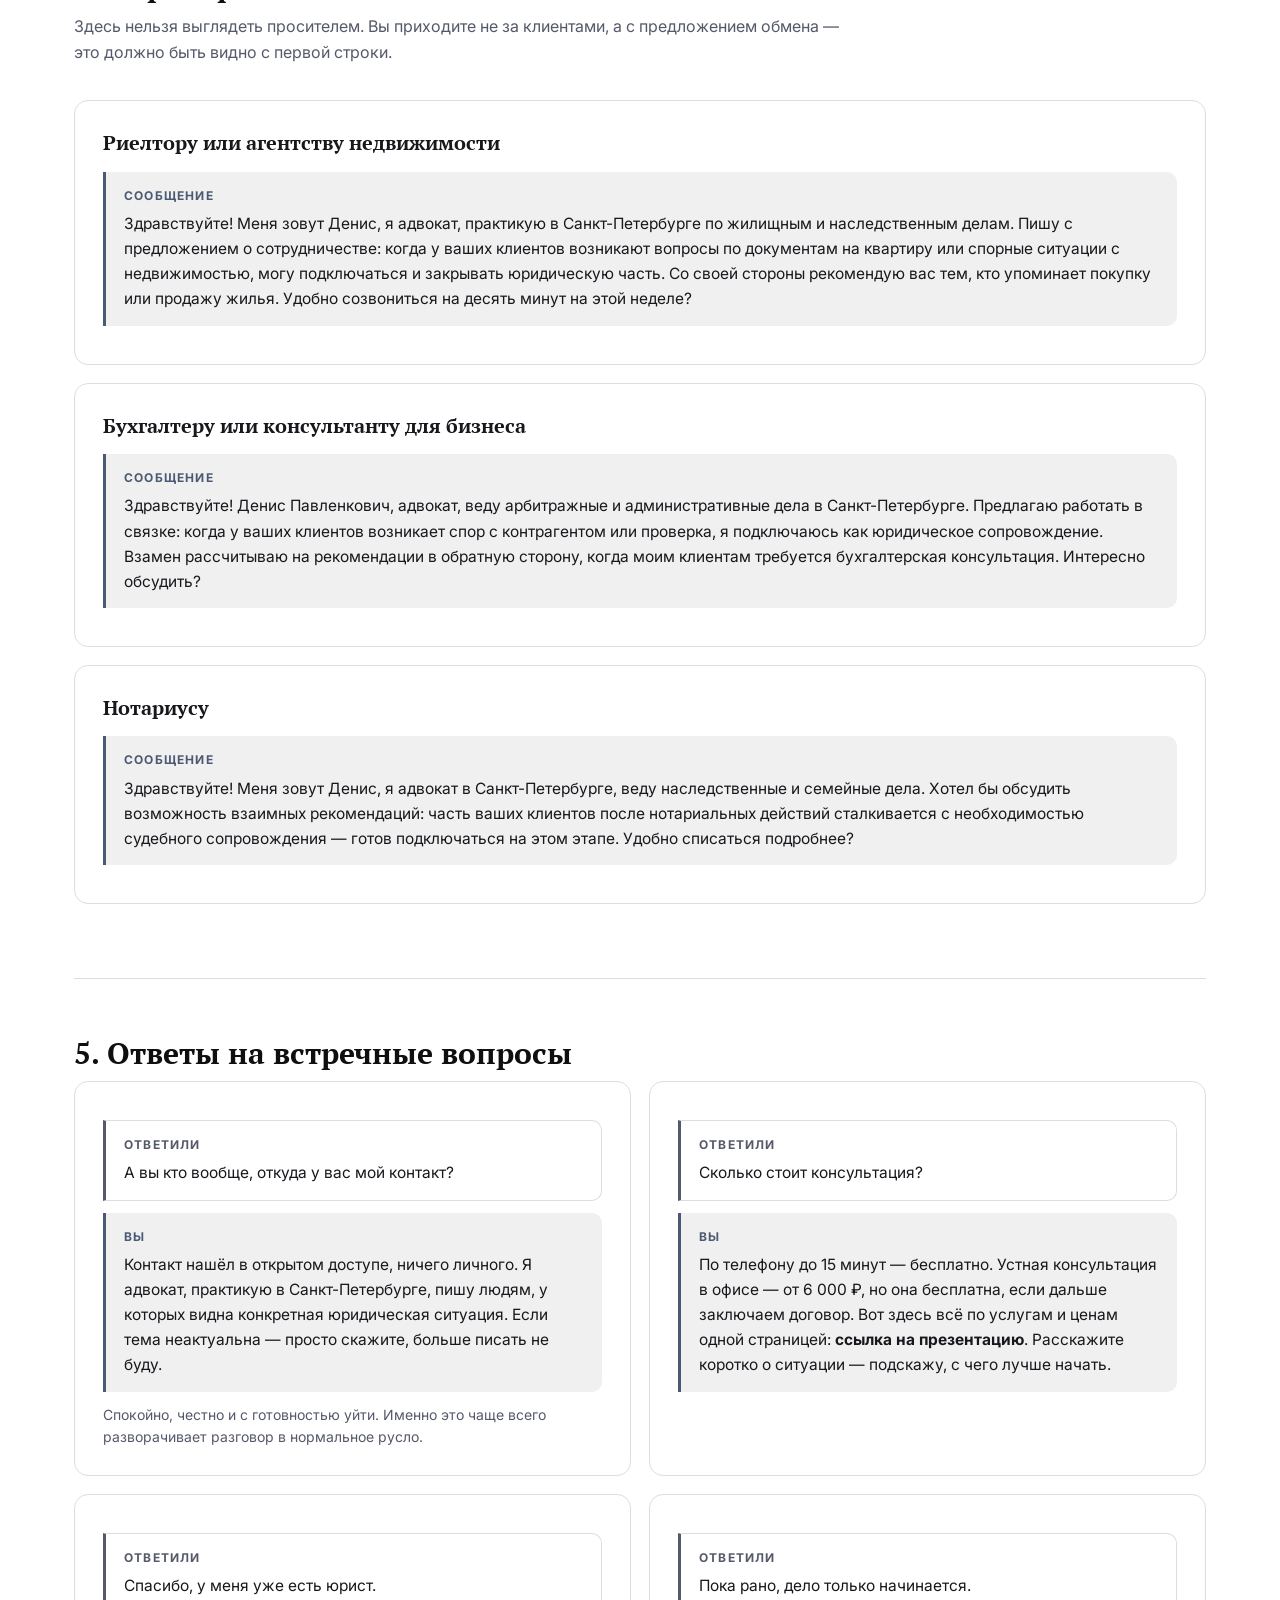
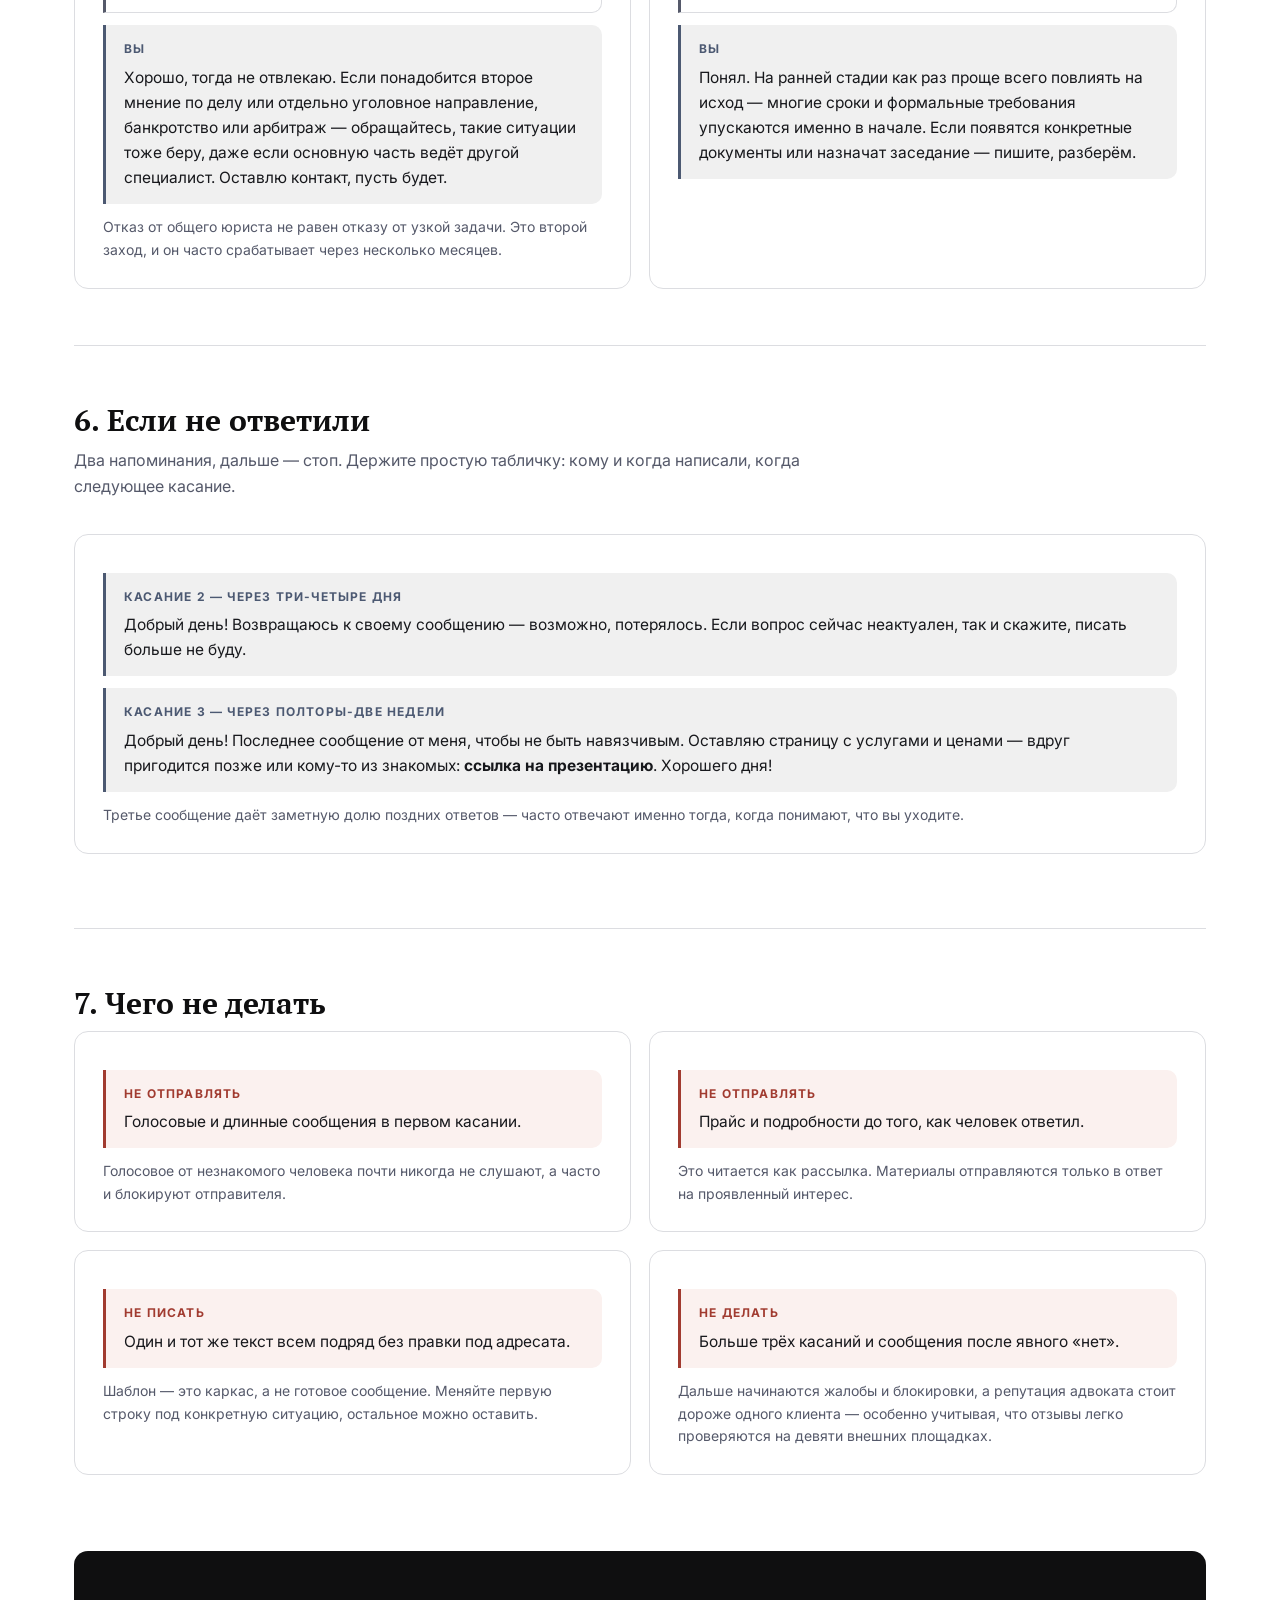
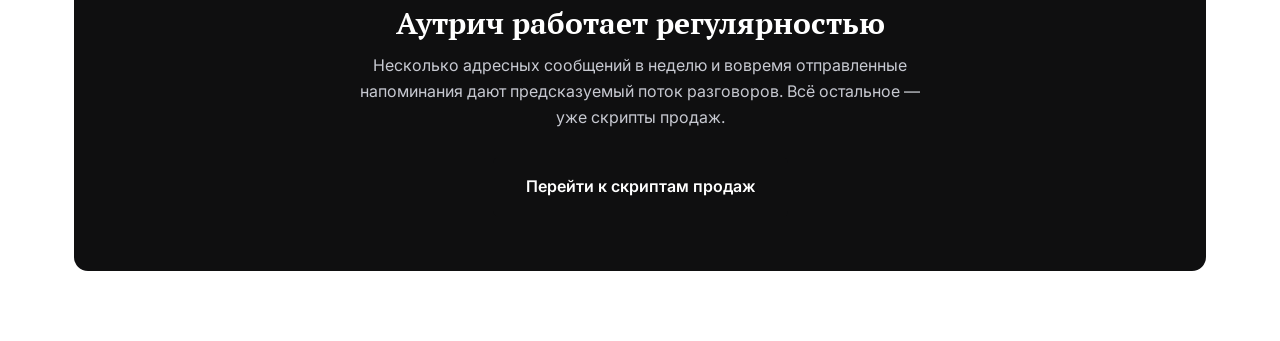
<file: outreach.html>
<!DOCTYPE html>
<html lang="ru">
<head>
<meta charset="UTF-8">
<meta name="viewport" content="width=device-width, initial-scale=1.0">
<title>Скрипт холодных сообщений — Денис Павленкович, адвокат</title>
<meta name="description" content="Как писать первым потенциальным клиентам и партнёрам: сегменты, первое сообщение, ответы на встречные вопросы, цепочка касаний.">
<meta name="robots" content="noindex">
<link rel="preconnect" href="https://fonts.googleapis.com">
<link rel="preconnect" href="https://fonts.gstatic.com" crossorigin>
<link href="https://fonts.googleapis.com/css2?family=PT+Serif:wght@400;700&family=Inter:wght@400;500;600;700&display=swap" rel="stylesheet">
<link rel="stylesheet" href="styles.css">
<link rel="stylesheet" href="materials.css">
</head>
<body>

<div class="doc-bar">
  <div class="doc-bar__inner">
    <a href="index.html" class="doc-bar__back">← <span>Назад на сайт</span></a>
    <div class="doc-bar__actions">
      <a href="materials.html" class="btn btn--ghost">Все материалы</a>
      <a href="scripts.html" class="btn btn--ghost">Скрипты продаж</a>
      <button class="btn btn--primary" onclick="window.print()">Сохранить в PDF</button>
    </div>
  </div>
</div>

<div class="container">

  <section class="doc-hero">
    <p class="eyebrow">Материал для внутреннего пользования</p>
    <h1>Скрипт холодных сообщений: как писать первым</h1>
    <p class="doc-hero__lead">Входящие обращения — это поток, который сложно контролировать напрямую. Аутрич — то, что можно включить в любой момент, когда нужны новые дела. Здесь — кому писать, что писать в первом сообщении и как довести переписку до звонка, не превращаясь в рассылку.</p>
    <nav class="toc">
      <a href="#who">Кому писать</a>
      <a href="#rules">Правила</a>
      <a href="#first">Первое сообщение</a>
      <a href="#partners">Партнёрам</a>
      <a href="#answers">Встречные вопросы</a>
      <a href="#followup">Если молчат</a>
      <a href="#stop">Чего не делать</a>
    </nav>
  </section>

  <section class="doc-section" id="who">
    <h2>1. Кому писать</h2>
    <p class="doc-section__lead">Два направления. Прямое — люди, у которых уже есть спор или конфликт, требующий юридической помощи. Партнёрское — те, к кому такие люди обращаются раньше вас. Второе даёт меньше ответов, но каждый партнёр приводит клиентов регулярно.</p>

    <div class="grid-2">
      <div class="card">
        <span class="tag">Прямые клиенты</span>
        <p class="card__title">У кого уже есть конкретная ситуация</p>
        <ul class="ul">
          <li><b>Участники чатов и сообществ СПб и Ленобласти</b> — Мурино, Кудрово, Волосово, Тосно, Выборг: жилищные, семейные и соседские споры обсуждаются там открыто.</li>
          <li><b>Предприниматели и владельцы малого бизнеса</b> — потенциальные клиенты по арбитражным делам: споры с контрагентами, претензии, проверки.</li>
          <li><b>Люди, столкнувшиеся с административным производством</b> — штрафы, протоколы, отказы в возбуждении дела — узнаваемы по постам и вопросам в открытых группах.</li>
          <li><b>Прошлые клиенты и обращения годичной давности</b> — недооценённая база: часть уже сталкивается с новыми ситуациями или готова порекомендовать знакомым.</li>
        </ul>
      </div>
      <div class="card">
        <span class="tag">Партнёры</span>
        <p class="card__title">У кого клиенты уже в контакте</p>
        <ul class="ul">
          <li><b>Риелторы и агентства недвижимости</b> — сделки нередко упираются в жилищные и наследственные споры, где нужен адвокат.</li>
          <li><b>Бухгалтеры и консультанты для бизнеса</b> — первыми видят, когда у клиента назревает арбитражный спор или проверка.</li>
          <li><b>Нотариусы</b> — сталкиваются с ситуациями, где клиенту дальше нужно судебное сопровождение по наследству.</li>
          <li><b>Финансовые консультанты</b> — часто первыми узнают о клиентах в предбанкротном состоянии, которым нужна процедура банкротства физлиц.</li>
        </ul>
      </div>
    </div>
  </section>

  <section class="doc-section" id="rules">
    <h2>2. Четыре правила, без которых аутрич не работает</h2>
    <div class="grid-2">
      <div class="card">
        <p class="card__title">Повод важнее текста</p>
        <p>В первом сообщении должно быть понятно, почему вы пишете именно этому человеку. Обращение по конкретной теме работает, общее «предлагаем юридические услуги» — нет.</p>
      </div>
      <div class="card">
        <p class="card__title">Ничего не продавать в первом сообщении</p>
        <p>Цель первого касания — получить ответ. Стоимость услуг и подробности идут только после того, как человек написал хоть слово.</p>
      </div>
      <div class="card">
        <p class="card__title">Короткое сообщение и один вопрос в конце</p>
        <p>Три-четыре строки максимум. Один вопрос, на который легко ответить «да» или «нет». Длинный текст от незнакомого адресата обычно не дочитывают.</p>
      </div>
      <div class="card">
        <p class="card__title">Объём вместо надежды</p>
        <p>Ответ приходит примерно на каждое пятое-десятое сообщение. Регулярность даёт стабильный поток разговоров, три сообщения в неделю не дают ничего.</p>
      </div>
    </div>
    <div class="tip">
      <strong>Куда вести:</strong> в конце разговора отправляйте ссылку на презентацию услуг. Она отвечает на вопросы про цены и порядок работы лучше, чем длинное сообщение, и выглядит солиднее скриншота прайса.
    </div>
  </section>

  <section class="doc-section" id="first">
    <h2>3. Первое сообщение — по сегментам</h2>
    <p class="doc-section__lead">Каждый вариант заканчивается лёгким вопросом. Ответить на такое проще, чем промолчать.</p>

    <div class="card">
      <span class="tag">Локальное сообщество</span>
      <p class="card__title">Человеку, который описал спорную ситуацию в чате</p>
      <div class="say">
        <span class="say__who">Сообщение</span>
        Добрый день! Меня зовут Денис, я адвокат, практикую в Санкт-Петербурге и Ленобласти. Увидел ваше сообщение про ситуацию с соседями (или: с наследством, с работодателем) — похожая история встречается нередко. Если актуально, могу коротко подсказать, куда двигаться дальше, без обязательств. Расскажете чуть подробнее, что произошло?
      </div>
      <p class="card__note">Работает конкретная привязка к теме, которую человек уже сам написал публично, — это не холодный контакт «с нуля», а продолжение его собственного разговора.</p>
    </div>

    <div class="card">
      <span class="tag">Предприниматель</span>
      <p class="card__title">По арбитражному спору или проверке</p>
      <div class="say">
        <span class="say__who">Сообщение</span>
        Здравствуйте! Денис Павленкович, адвокат, веду арбитражные дела в Санкт-Петербурге. Если у вас сейчас есть спор с контрагентом или проверка со стороны госорганов, могу коротко оценить перспективы на бесплатной консультации. Актуально?
      </div>
    </div>

    <div class="card">
      <span class="tag">Реактивация</span>
      <p class="card__title">Тем, кто обращался раньше и пропал</p>
      <div class="say">
        <span class="say__who">Сообщение</span>
        Добрый день! Денис Павленкович, адвокат — мы общались некоторое время назад по вашему вопросу. Решил уточнить: ситуация разрешилась или вопрос всё ещё открыт? Если открыт — готов снова подключиться.
      </div>
      <p class="card__note">Самый дешёвый источник новых дел. Раз в квартал стоит проходить по старым перепискам — это час работы и обычно один-два вернувшихся клиента.</p>
    </div>
  </section>

  <section class="doc-section" id="partners">
    <h2>4. Партнёрам</h2>
    <p class="doc-section__lead">Здесь нельзя выглядеть просителем. Вы приходите не за клиентами, а с предложением обмена — это должно быть видно с первой строки.</p>

    <div class="card">
      <p class="card__title">Риелтору или агентству недвижимости</p>
      <div class="say">
        <span class="say__who">Сообщение</span>
        Здравствуйте! Меня зовут Денис, я адвокат, практикую в Санкт-Петербурге по жилищным и наследственным делам. Пишу с предложением о сотрудничестве: когда у ваших клиентов возникают вопросы по документам на квартиру или спорные ситуации с недвижимостью, могу подключаться и закрывать юридическую часть. Со своей стороны рекомендую вас тем, кто упоминает покупку или продажу жилья. Удобно созвониться на десять минут на этой неделе?
      </div>
    </div>

    <div class="card">
      <p class="card__title">Бухгалтеру или консультанту для бизнеса</p>
      <div class="say">
        <span class="say__who">Сообщение</span>
        Здравствуйте! Денис Павленкович, адвокат, веду арбитражные и административные дела в Санкт-Петербурге. Предлагаю работать в связке: когда у ваших клиентов возникает спор с контрагентом или проверка, я подключаюсь как юридическое сопровождение. Взамен рассчитываю на рекомендации в обратную сторону, когда моим клиентам требуется бухгалтерская консультация. Интересно обсудить?
      </div>
    </div>

    <div class="card">
      <p class="card__title">Нотариусу</p>
      <div class="say">
        <span class="say__who">Сообщение</span>
        Здравствуйте! Меня зовут Денис, я адвокат в Санкт-Петербурге, веду наследственные и семейные дела. Хотел бы обсудить возможность взаимных рекомендаций: часть ваших клиентов после нотариальных действий сталкивается с необходимостью судебного сопровождения — готов подключаться на этом этапе. Удобно списаться подробнее?
      </div>
    </div>
  </section>

  <section class="doc-section" id="answers">
    <h2>5. Ответы на встречные вопросы</h2>

    <div class="grid-2">
      <div class="card">
        <div class="say say--client"><span class="say__who">Ответили</span>А вы кто вообще, откуда у вас мой контакт?</div>
        <div class="say">
          <span class="say__who">Вы</span>
          Контакт нашёл в открытом доступе, ничего личного. Я адвокат, практикую в Санкт-Петербурге, пишу людям, у которых видна конкретная юридическая ситуация. Если тема неактуальна — просто скажите, больше писать не буду.
        </div>
        <p class="card__note">Спокойно, честно и с готовностью уйти. Именно это чаще всего разворачивает разговор в нормальное русло.</p>
      </div>
      <div class="card">
        <div class="say say--client"><span class="say__who">Ответили</span>Сколько стоит консультация?</div>
        <div class="say">
          <span class="say__who">Вы</span>
          По телефону до 15 минут — бесплатно. Устная консультация в офисе — от 6 000 ₽, но она бесплатна, если дальше заключаем договор. Вот здесь всё по услугам и ценам одной страницей: <b>ссылка на презентацию</b>. Расскажите коротко о ситуации — подскажу, с чего лучше начать.
        </div>
      </div>
      <div class="card">
        <div class="say say--client"><span class="say__who">Ответили</span>Спасибо, у меня уже есть юрист.</div>
        <div class="say">
          <span class="say__who">Вы</span>
          Хорошо, тогда не отвлекаю. Если понадобится второе мнение по делу или отдельно уголовное направление, банкротство или арбитраж — обращайтесь, такие ситуации тоже беру, даже если основную часть ведёт другой специалист. Оставлю контакт, пусть будет.
        </div>
        <p class="card__note">Отказ от общего юриста не равен отказу от узкой задачи. Это второй заход, и он часто срабатывает через несколько месяцев.</p>
      </div>
      <div class="card">
        <div class="say say--client"><span class="say__who">Ответили</span>Пока рано, дело только начинается.</div>
        <div class="say">
          <span class="say__who">Вы</span>
          Понял. На ранней стадии как раз проще всего повлиять на исход — многие сроки и формальные требования упускаются именно в начале. Если появятся конкретные документы или назначат заседание — пишите, разберём.
        </div>
      </div>
    </div>
  </section>

  <section class="doc-section" id="followup">
    <h2>6. Если не ответили</h2>
    <p class="doc-section__lead">Два напоминания, дальше — стоп. Держите простую табличку: кому и когда написали, когда следующее касание.</p>

    <div class="card">
      <div class="say">
        <span class="say__who">Касание 2 — через три-четыре дня</span>
        Добрый день! Возвращаюсь к своему сообщению — возможно, потерялось. Если вопрос сейчас неактуален, так и скажите, писать больше не буду.
      </div>
      <div class="say">
        <span class="say__who">Касание 3 — через полторы-две недели</span>
        Добрый день! Последнее сообщение от меня, чтобы не быть навязчивым. Оставляю страницу с услугами и ценами — вдруг пригодится позже или кому-то из знакомых: <b>ссылка на презентацию</b>. Хорошего дня!
      </div>
      <p class="card__note">Третье сообщение даёт заметную долю поздних ответов — часто отвечают именно тогда, когда понимают, что вы уходите.</p>
    </div>
  </section>

  <section class="doc-section" id="stop">
    <h2>7. Чего не делать</h2>
    <div class="grid-2">
      <div class="card">
        <div class="say say--stop"><span class="say__who">Не отправлять</span>Голосовые и длинные сообщения в первом касании.</div>
        <p class="card__note">Голосовое от незнакомого человека почти никогда не слушают, а часто и блокируют отправителя.</p>
      </div>
      <div class="card">
        <div class="say say--stop"><span class="say__who">Не отправлять</span>Прайс и подробности до того, как человек ответил.</div>
        <p class="card__note">Это читается как рассылка. Материалы отправляются только в ответ на проявленный интерес.</p>
      </div>
      <div class="card">
        <div class="say say--stop"><span class="say__who">Не писать</span>Один и тот же текст всем подряд без правки под адресата.</div>
        <p class="card__note">Шаблон — это каркас, а не готовое сообщение. Меняйте первую строку под конкретную ситуацию, остальное можно оставить.</p>
      </div>
      <div class="card">
        <div class="say say--stop"><span class="say__who">Не делать</span>Больше трёх касаний и сообщения после явного «нет».</div>
        <p class="card__note">Дальше начинаются жалобы и блокировки, а репутация адвоката стоит дороже одного клиента — особенно учитывая, что отзывы легко проверяются на девяти внешних площадках.</p>
      </div>
    </div>
  </section>

  <div class="cta-final">
    <h2>Аутрич работает регулярностью</h2>
    <p>Несколько адресных сообщений в неделю и вовремя отправленные напоминания дают предсказуемый поток разговоров. Всё остальное — уже скрипты продаж.</p>
    <a href="scripts.html" class="btn btn--primary btn--lg">Перейти к скриптам продаж</a>
  </div>

</div>

</body>
</html>
</file>
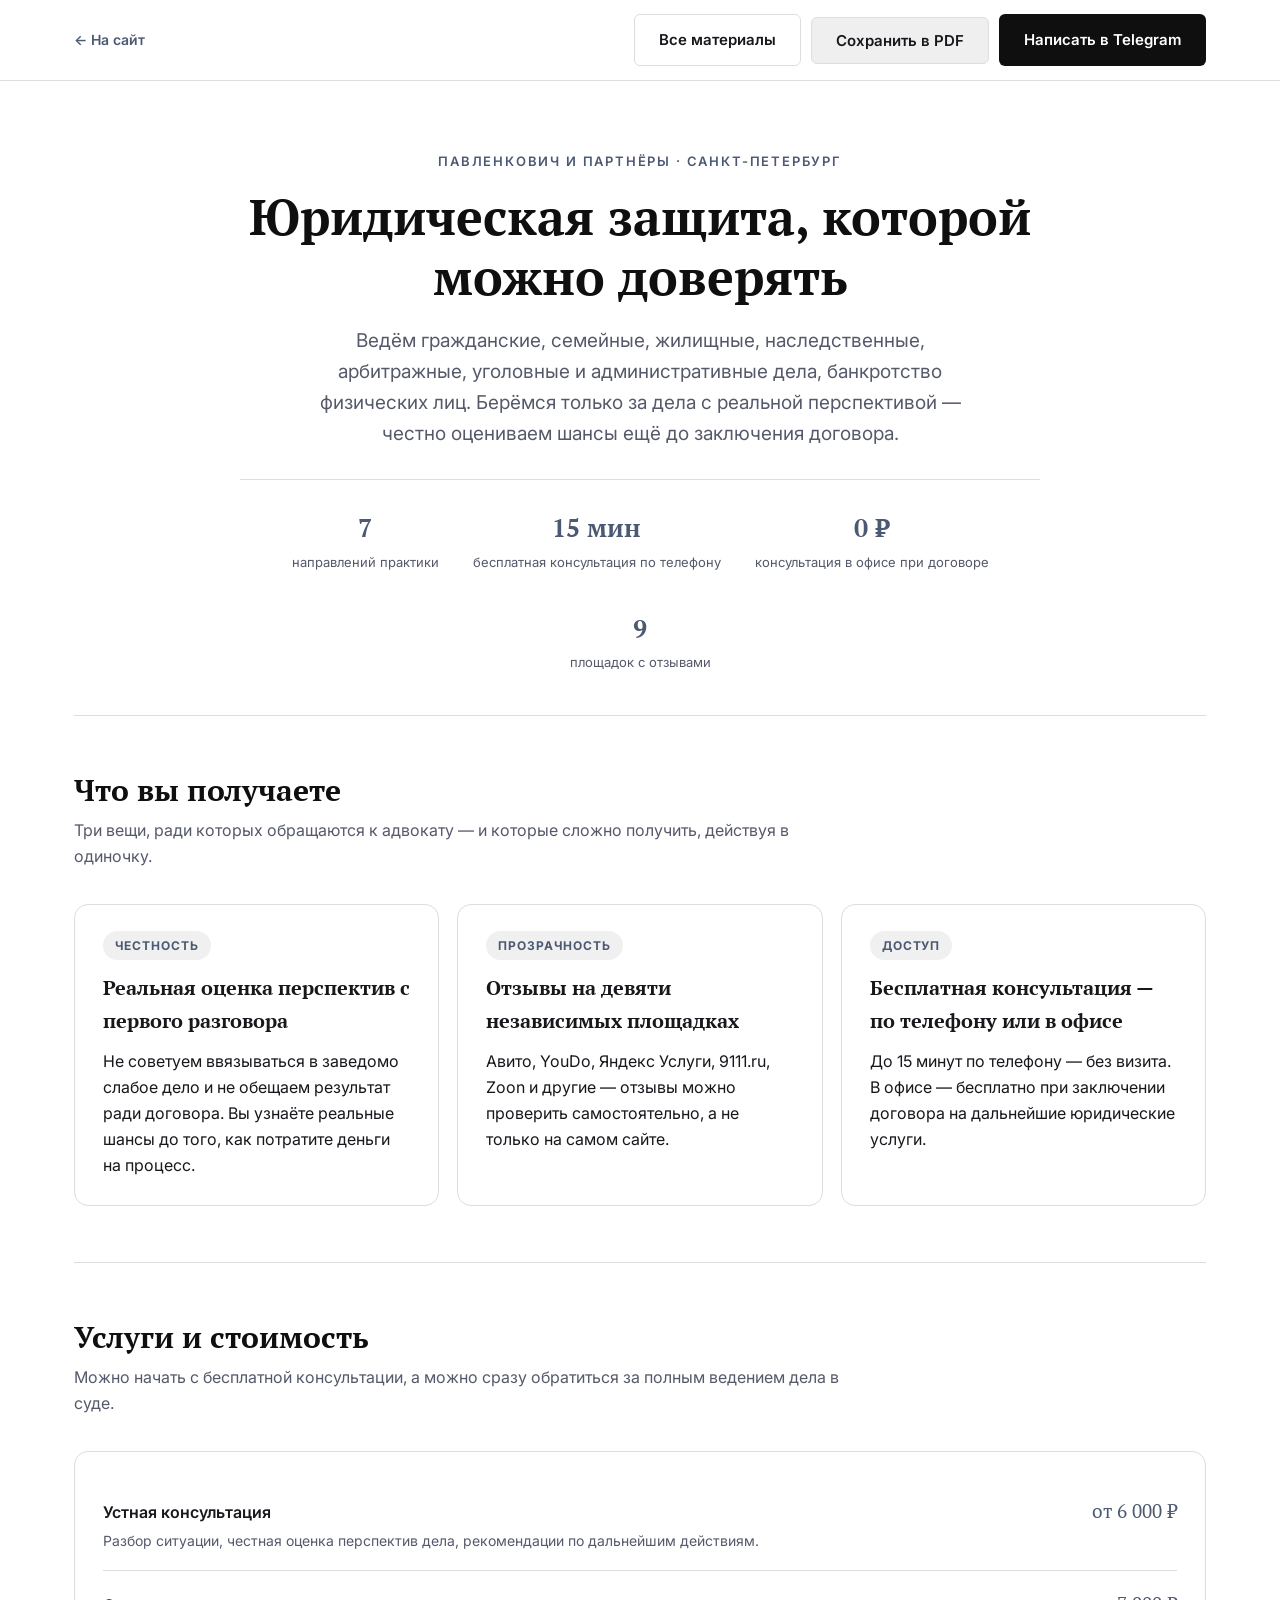
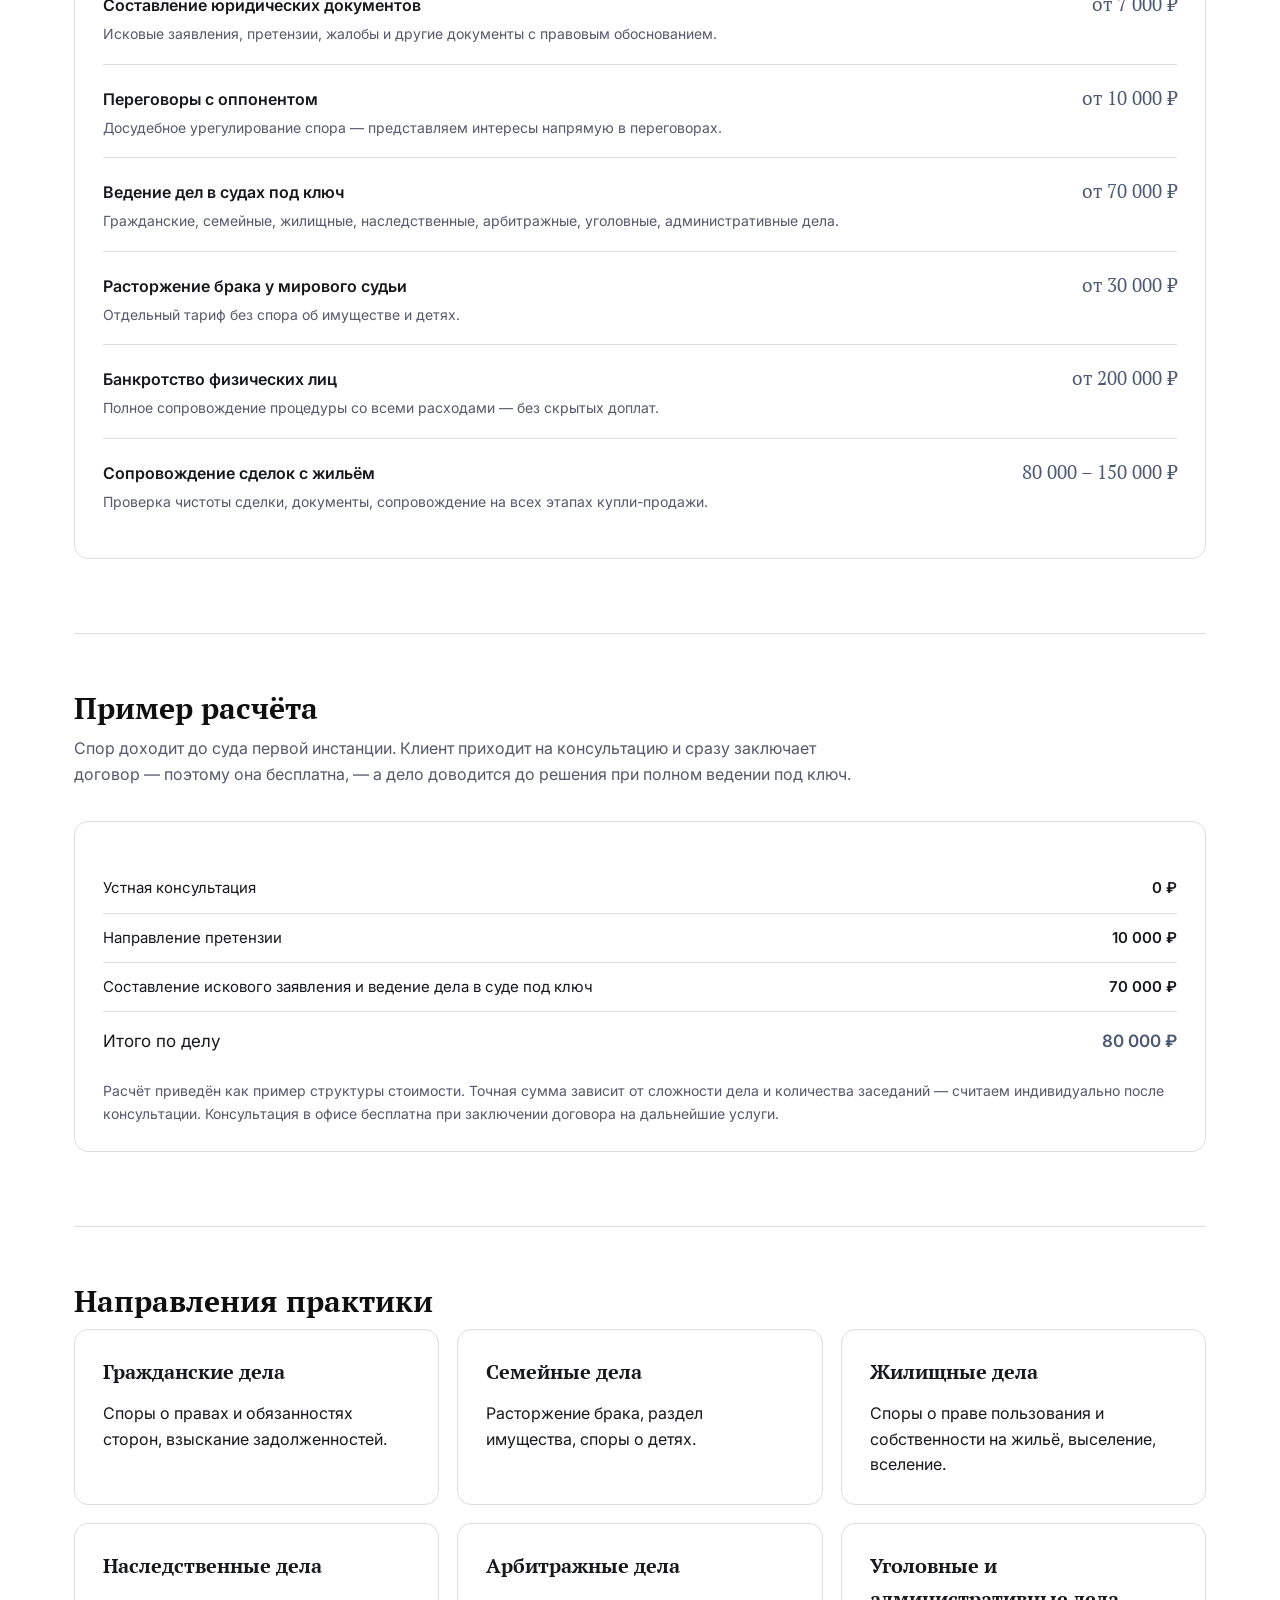
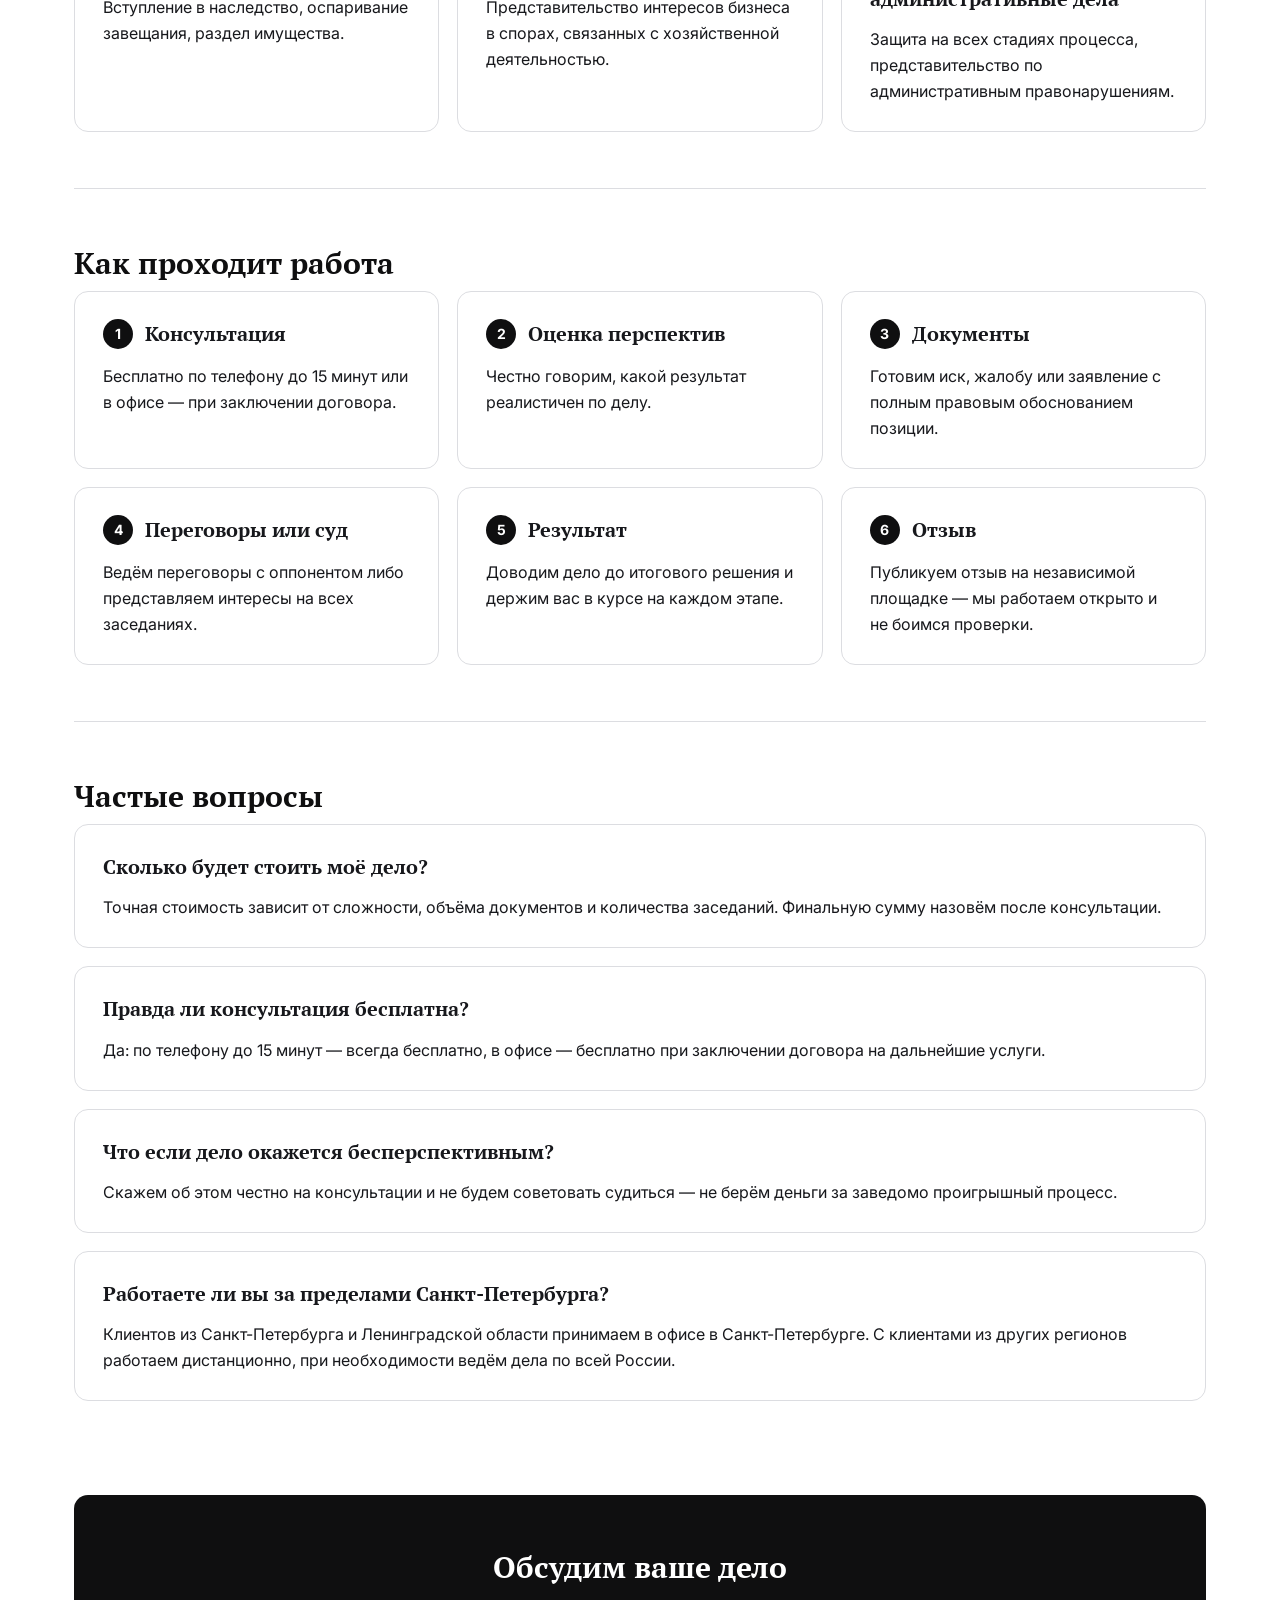
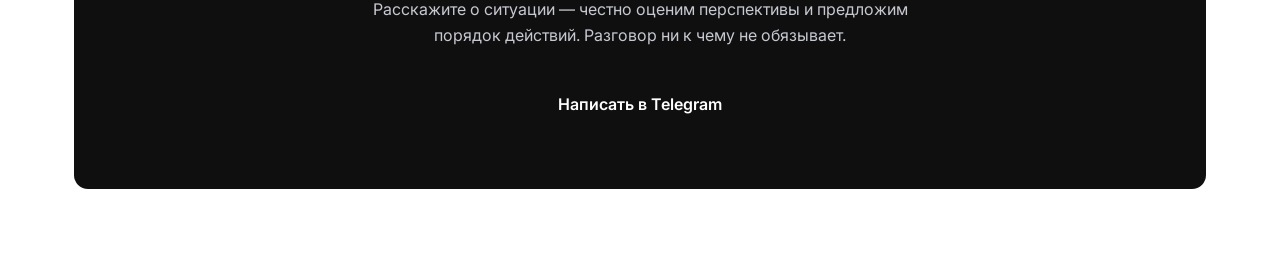
<file: presentation.html>
<!DOCTYPE html>
<html lang="ru">
<head>
<meta charset="UTF-8">
<meta name="viewport" content="width=device-width, initial-scale=1.0">
<title>Презентация услуг — Денис Павленкович, адвокат</title>
<meta name="description" content="Гражданские, семейные, жилищные, наследственные, арбитражные, уголовные и административные дела, банкротство физлиц. Что входит в услуги, сколько стоят и как проходит работа — на одной странице.">
<link rel="preconnect" href="https://fonts.googleapis.com">
<link rel="preconnect" href="https://fonts.gstatic.com" crossorigin>
<link href="https://fonts.googleapis.com/css2?family=PT+Serif:wght@400;700&family=Inter:wght@400;500;600;700&display=swap" rel="stylesheet">
<link rel="stylesheet" href="styles.css">
<link rel="stylesheet" href="materials.css">
</head>
<body>

<div class="doc-bar">
  <div class="doc-bar__inner">
    <a href="index.html" class="doc-bar__back">← <span>На сайт</span></a>
    <div class="doc-bar__actions">
      <a href="materials.html" class="btn btn--ghost">Все материалы</a>
      <button class="btn btn--ghost" onclick="window.print()">Сохранить в PDF</button>
      <a href="https://t.me/denis_pavlenkovich" target="_blank" rel="noopener" class="btn btn--primary">Написать в Telegram</a>
    </div>
  </div>
</div>

<div class="container">

  <section class="pitch">
    <p class="eyebrow eyebrow--center">Павленкович и партнёры · Санкт-Петербург</p>
    <h1>Юридическая защита, которой можно доверять</h1>
    <p class="pitch__lead">Ведём гражданские, семейные, жилищные, наследственные, арбитражные, уголовные и административные дела, банкротство физических лиц. Берёмся только за дела с реальной перспективой — честно оцениваем шансы ещё до заключения договора.</p>
    <div class="pitch__meta">
      <div><b>7</b><span>направлений практики</span></div>
      <div><b>15 мин</b><span>бесплатная консультация по телефону</span></div>
      <div><b>0 ₽</b><span>консультация в офисе при договоре</span></div>
      <div><b>9</b><span>площадок с отзывами</span></div>
    </div>
  </section>

  <section class="doc-section">
    <h2>Что вы получаете</h2>
    <p class="doc-section__lead">Три вещи, ради которых обращаются к адвокату — и которые сложно получить, действуя в одиночку.</p>
    <div class="grid-3">
      <div class="card">
        <span class="tag">Честность</span>
        <p class="card__title">Реальная оценка перспектив с первого разговора</p>
        <p>Не советуем ввязываться в заведомо слабое дело и не обещаем результат ради договора. Вы узнаёте реальные шансы до того, как потратите деньги на процесс.</p>
      </div>
      <div class="card">
        <span class="tag">Прозрачность</span>
        <p class="card__title">Отзывы на девяти независимых площадках</p>
        <p>Авито, YouDo, Яндекс Услуги, 9111.ru, Zoon и другие — отзывы можно проверить самостоятельно, а не только на самом сайте.</p>
      </div>
      <div class="card">
        <span class="tag">Доступ</span>
        <p class="card__title">Бесплатная консультация — по телефону или в офисе</p>
        <p>До 15 минут по телефону — без визита. В офисе — бесплатно при заключении договора на дальнейшие юридические услуги.</p>
      </div>
    </div>
  </section>

  <section class="doc-section">
    <h2>Услуги и стоимость</h2>
    <p class="doc-section__lead">Можно начать с бесплатной консультации, а можно сразу обратиться за полным ведением дела в суде.</p>

    <div class="card">
      <div class="offer">
        <div>
          <span class="offer__name">Устная консультация</span>
          <span class="offer__desc">Разбор ситуации, честная оценка перспектив дела, рекомендации по дальнейшим действиям.</span>
        </div>
        <span class="offer__price">от 6 000 ₽</span>
      </div>
      <div class="offer">
        <div>
          <span class="offer__name">Составление юридических документов</span>
          <span class="offer__desc">Исковые заявления, претензии, жалобы и другие документы с правовым обоснованием.</span>
        </div>
        <span class="offer__price">от 7 000 ₽</span>
      </div>
      <div class="offer">
        <div>
          <span class="offer__name">Переговоры с оппонентом</span>
          <span class="offer__desc">Досудебное урегулирование спора — представляем интересы напрямую в переговорах.</span>
        </div>
        <span class="offer__price">от 10 000 ₽</span>
      </div>
      <div class="offer">
        <div>
          <span class="offer__name">Ведение дел в судах под ключ</span>
          <span class="offer__desc">Гражданские, семейные, жилищные, наследственные, арбитражные, уголовные, административные дела.</span>
        </div>
        <span class="offer__price">от 70 000 ₽</span>
      </div>
      <div class="offer">
        <div>
          <span class="offer__name">Расторжение брака у мирового судьи</span>
          <span class="offer__desc">Отдельный тариф без спора об имуществе и детях.</span>
        </div>
        <span class="offer__price">от 30 000 ₽</span>
      </div>
      <div class="offer">
        <div>
          <span class="offer__name">Банкротство физических лиц</span>
          <span class="offer__desc">Полное сопровождение процедуры со всеми расходами — без скрытых доплат.</span>
        </div>
        <span class="offer__price">от 200 000 ₽</span>
      </div>
      <div class="offer">
        <div>
          <span class="offer__name">Сопровождение сделок с жильём</span>
          <span class="offer__desc">Проверка чистоты сделки, документы, сопровождение на всех этапах купли-продажи.</span>
        </div>
        <span class="offer__price">80 000 – 150 000 ₽</span>
      </div>
    </div>
  </section>

  <section class="doc-section">
    <h2>Пример расчёта</h2>
    <p class="doc-section__lead">Спор доходит до суда первой инстанции. Клиент приходит на консультацию и сразу заключает договор — поэтому она бесплатна, — а дело доводится до решения при полном ведении под ключ.</p>
    <div class="card">
      <table class="calc">
        <tr><td>Устная консультация</td><td>0 ₽</td></tr>
        <tr><td>Направление претензии</td><td>10 000 ₽</td></tr>
        <tr><td>Составление искового заявления и ведение дела в суде под ключ</td><td>70 000 ₽</td></tr>
        <tr><td>Итого по делу</td><td>80 000 ₽</td></tr>
      </table>
      <p class="card__note">Расчёт приведён как пример структуры стоимости. Точная сумма зависит от сложности дела и количества заседаний — считаем индивидуально после консультации. Консультация в офисе бесплатна при заключении договора на дальнейшие услуги.</p>
    </div>
  </section>

  <section class="doc-section">
    <h2>Направления практики</h2>
    <div class="grid-3">
      <div class="card">
        <p class="card__title">Гражданские дела</p>
        <p>Споры о правах и обязанностях сторон, взыскание задолженностей.</p>
      </div>
      <div class="card">
        <p class="card__title">Семейные дела</p>
        <p>Расторжение брака, раздел имущества, споры о детях.</p>
      </div>
      <div class="card">
        <p class="card__title">Жилищные дела</p>
        <p>Споры о праве пользования и собственности на жильё, выселение, вселение.</p>
      </div>
      <div class="card">
        <p class="card__title">Наследственные дела</p>
        <p>Вступление в наследство, оспаривание завещания, раздел имущества.</p>
      </div>
      <div class="card">
        <p class="card__title">Арбитражные дела</p>
        <p>Представительство интересов бизнеса в спорах, связанных с хозяйственной деятельностью.</p>
      </div>
      <div class="card">
        <p class="card__title">Уголовные и административные дела</p>
        <p>Защита на всех стадиях процесса, представительство по административным правонарушениям.</p>
      </div>
    </div>
  </section>

  <section class="doc-section">
    <h2>Как проходит работа</h2>
    <div class="grid-3">
      <div class="card">
        <div class="card__head"><span class="card__step">1</span><p class="card__title">Консультация</p></div>
        <p>Бесплатно по телефону до 15 минут или в офисе — при заключении договора.</p>
      </div>
      <div class="card">
        <div class="card__head"><span class="card__step">2</span><p class="card__title">Оценка перспектив</p></div>
        <p>Честно говорим, какой результат реалистичен по делу.</p>
      </div>
      <div class="card">
        <div class="card__head"><span class="card__step">3</span><p class="card__title">Документы</p></div>
        <p>Готовим иск, жалобу или заявление с полным правовым обоснованием позиции.</p>
      </div>
      <div class="card">
        <div class="card__head"><span class="card__step">4</span><p class="card__title">Переговоры или суд</p></div>
        <p>Ведём переговоры с оппонентом либо представляем интересы на всех заседаниях.</p>
      </div>
      <div class="card">
        <div class="card__head"><span class="card__step">5</span><p class="card__title">Результат</p></div>
        <p>Доводим дело до итогового решения и держим вас в курсе на каждом этапе.</p>
      </div>
      <div class="card">
        <div class="card__head"><span class="card__step">6</span><p class="card__title">Отзыв</p></div>
        <p>Публикуем отзыв на независимой площадке — мы работаем открыто и не боимся проверки.</p>
      </div>
    </div>
  </section>

  <section class="doc-section">
    <h2>Частые вопросы</h2>
    <div class="card">
      <p class="card__title">Сколько будет стоить моё дело?</p>
      <p>Точная стоимость зависит от сложности, объёма документов и количества заседаний. Финальную сумму назовём после консультации.</p>
    </div>
    <div class="card">
      <p class="card__title">Правда ли консультация бесплатна?</p>
      <p>Да: по телефону до 15 минут — всегда бесплатно, в офисе — бесплатно при заключении договора на дальнейшие услуги.</p>
    </div>
    <div class="card">
      <p class="card__title">Что если дело окажется бесперспективным?</p>
      <p>Скажем об этом честно на консультации и не будем советовать судиться — не берём деньги за заведомо проигрышный процесс.</p>
    </div>
    <div class="card">
      <p class="card__title">Работаете ли вы за пределами Санкт-Петербурга?</p>
      <p>Клиентов из Санкт-Петербурга и Ленинградской области принимаем в офисе в Санкт-Петербурге. С клиентами из других регионов работаем дистанционно, при необходимости ведём дела по всей России.</p>
    </div>
  </section>

  <div class="cta-final">
    <h2>Обсудим ваше дело</h2>
    <p>Расскажите о ситуации — честно оценим перспективы и предложим порядок действий. Разговор ни к чему не обязывает.</p>
    <a href="https://t.me/denis_pavlenkovich" target="_blank" rel="noopener" class="btn btn--primary btn--lg">Написать в Telegram</a>
  </div>

</div>

</body>
</html>
</file>
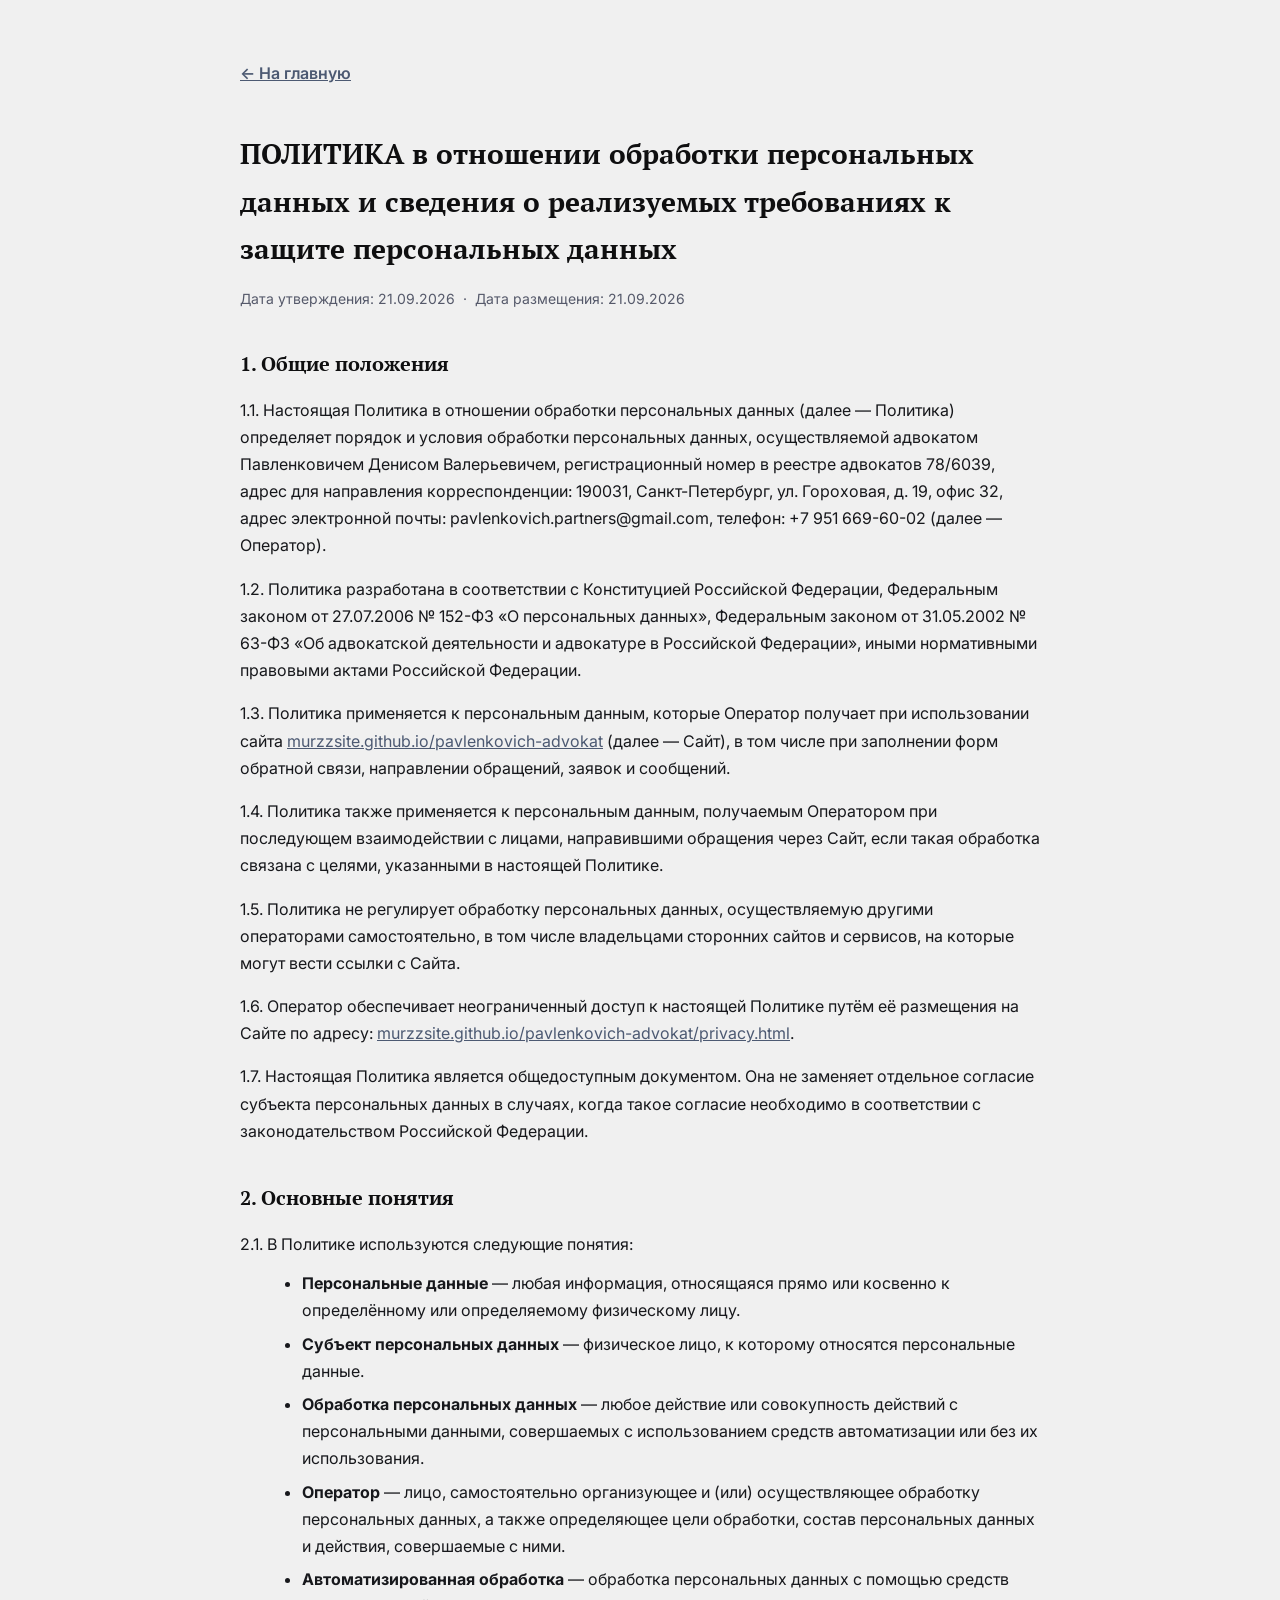
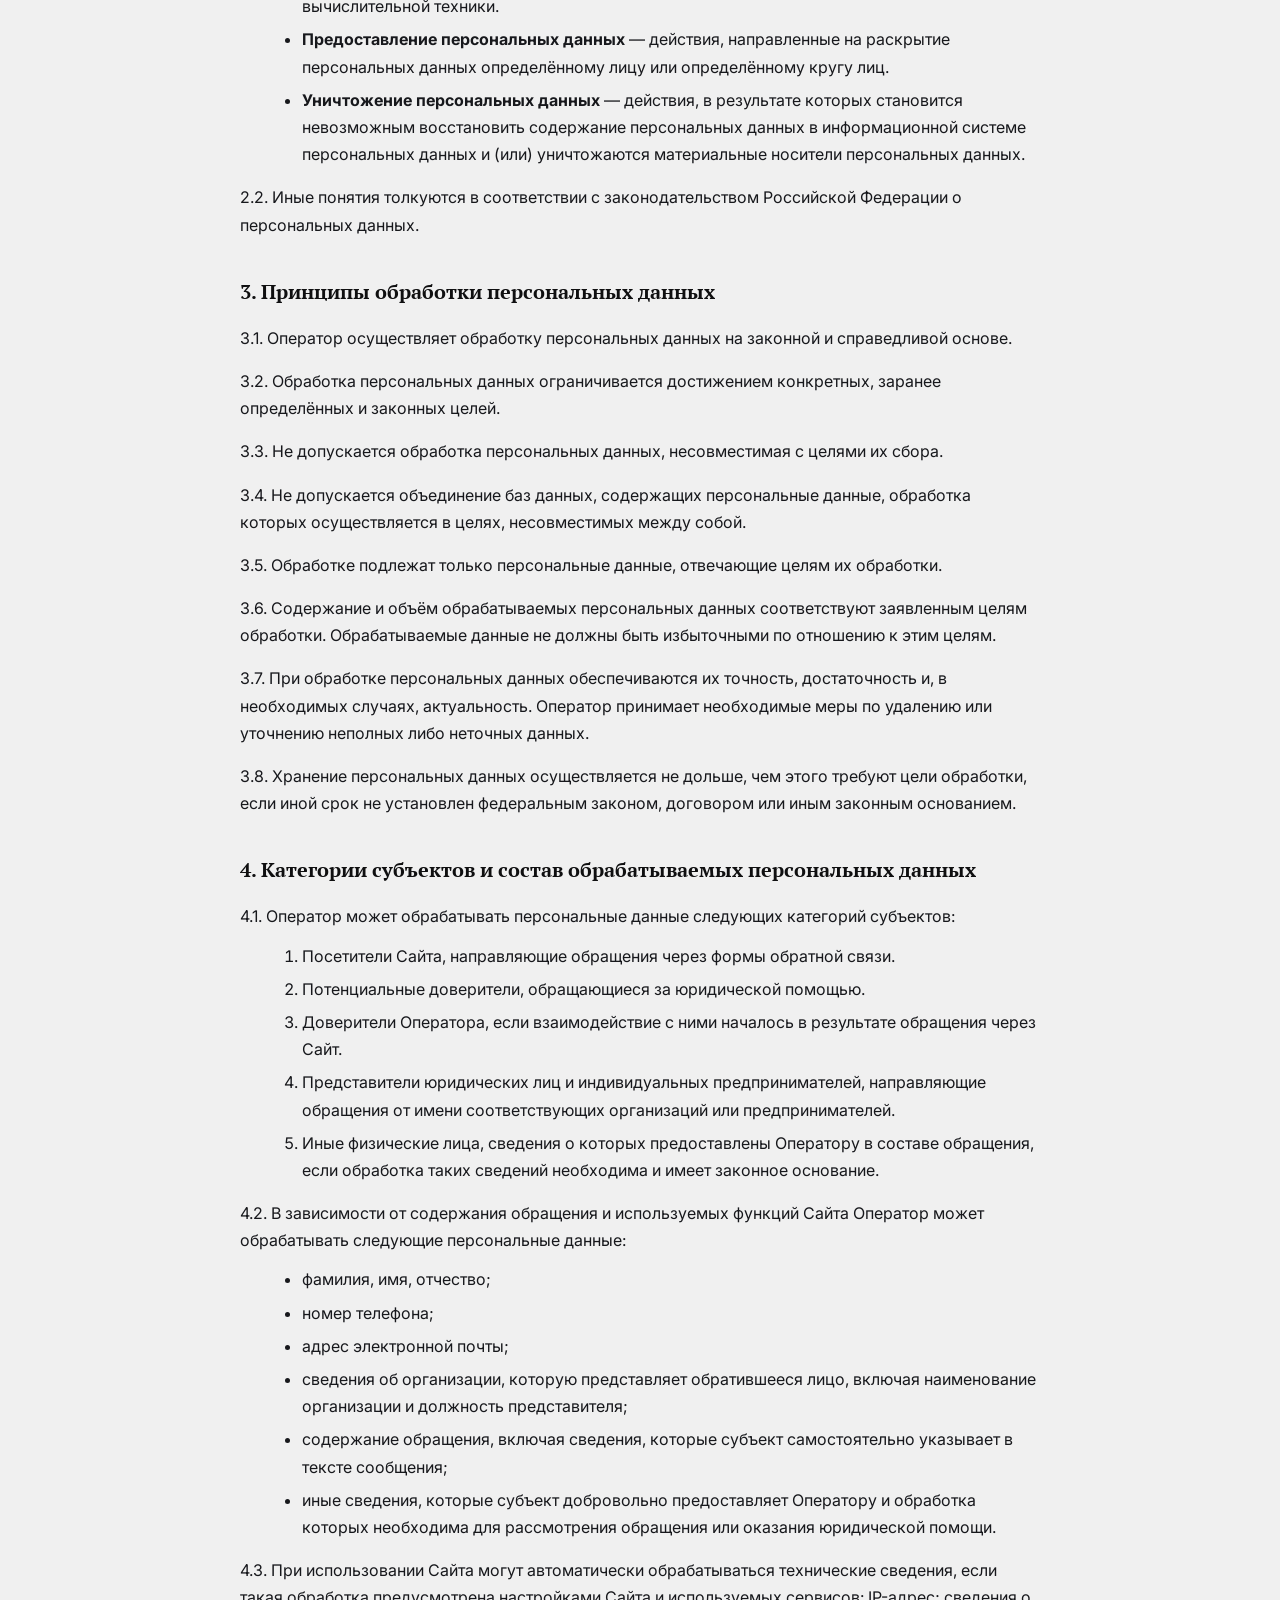
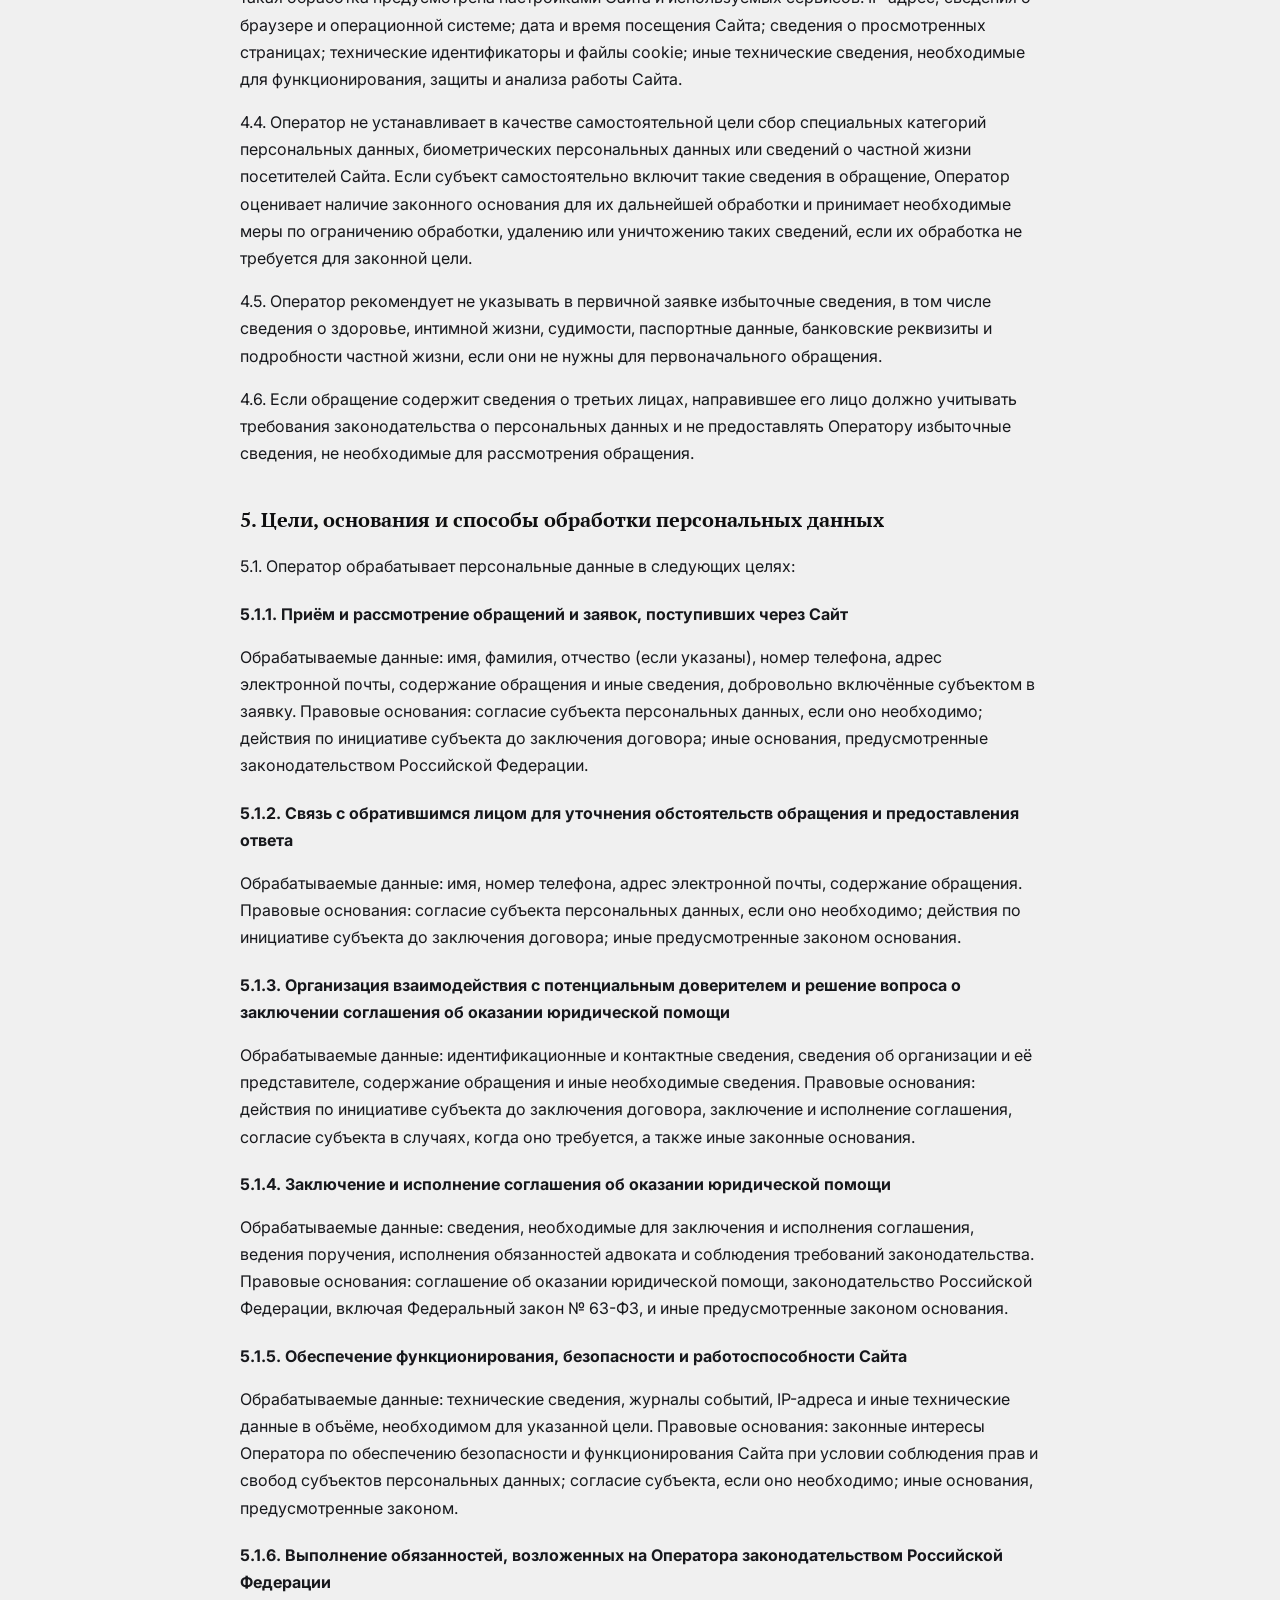
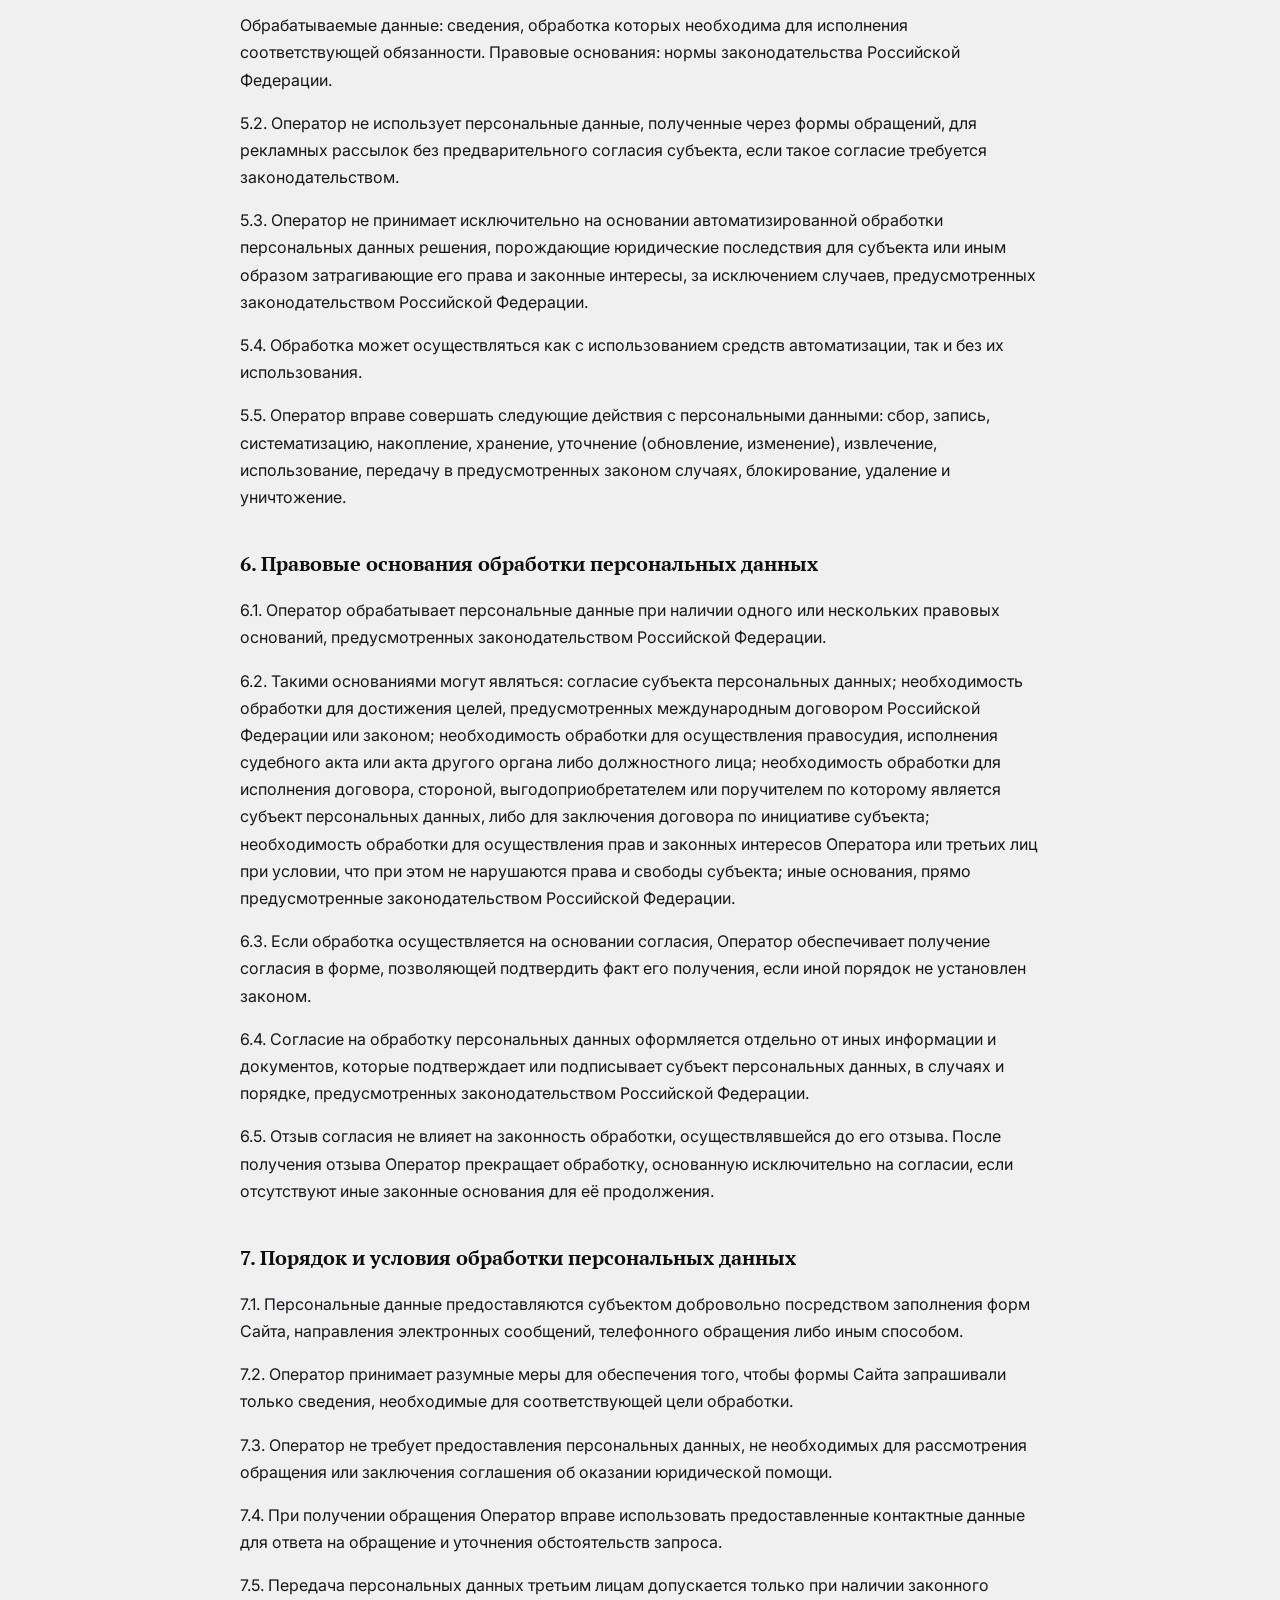
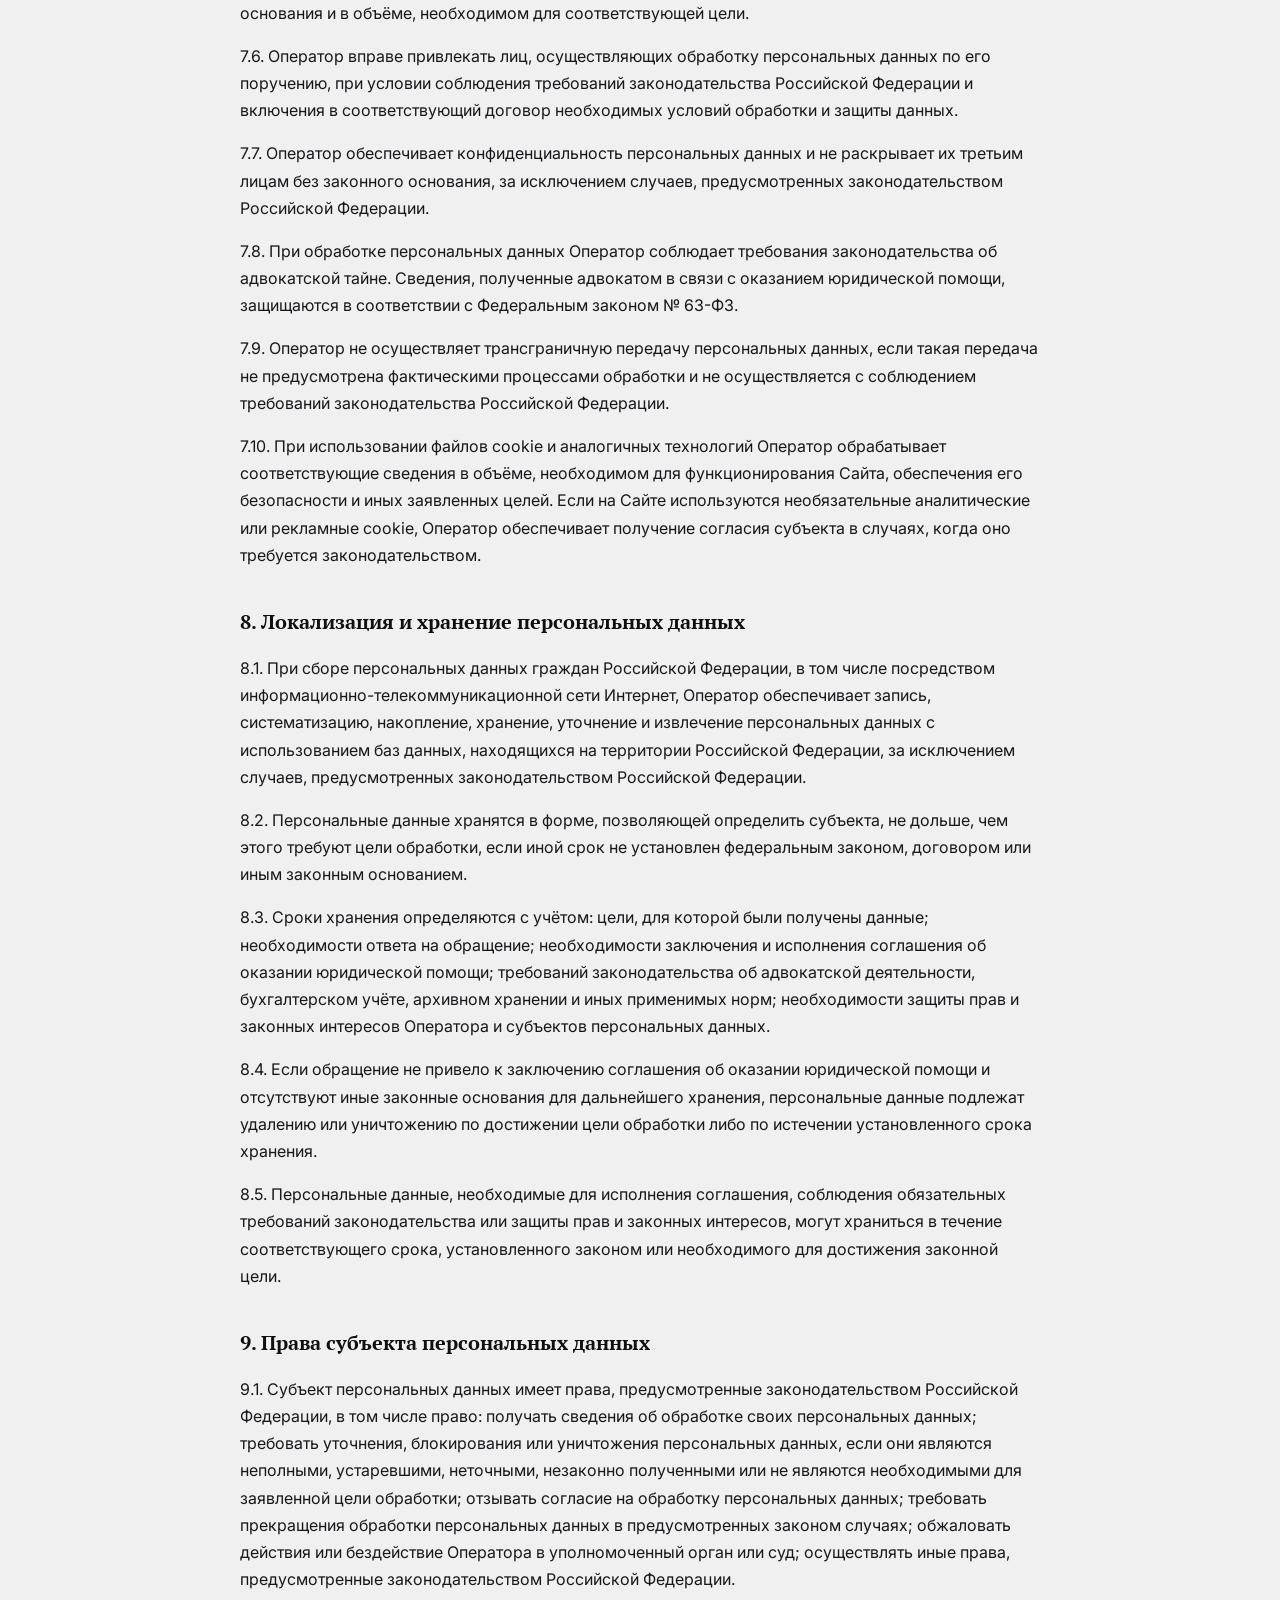
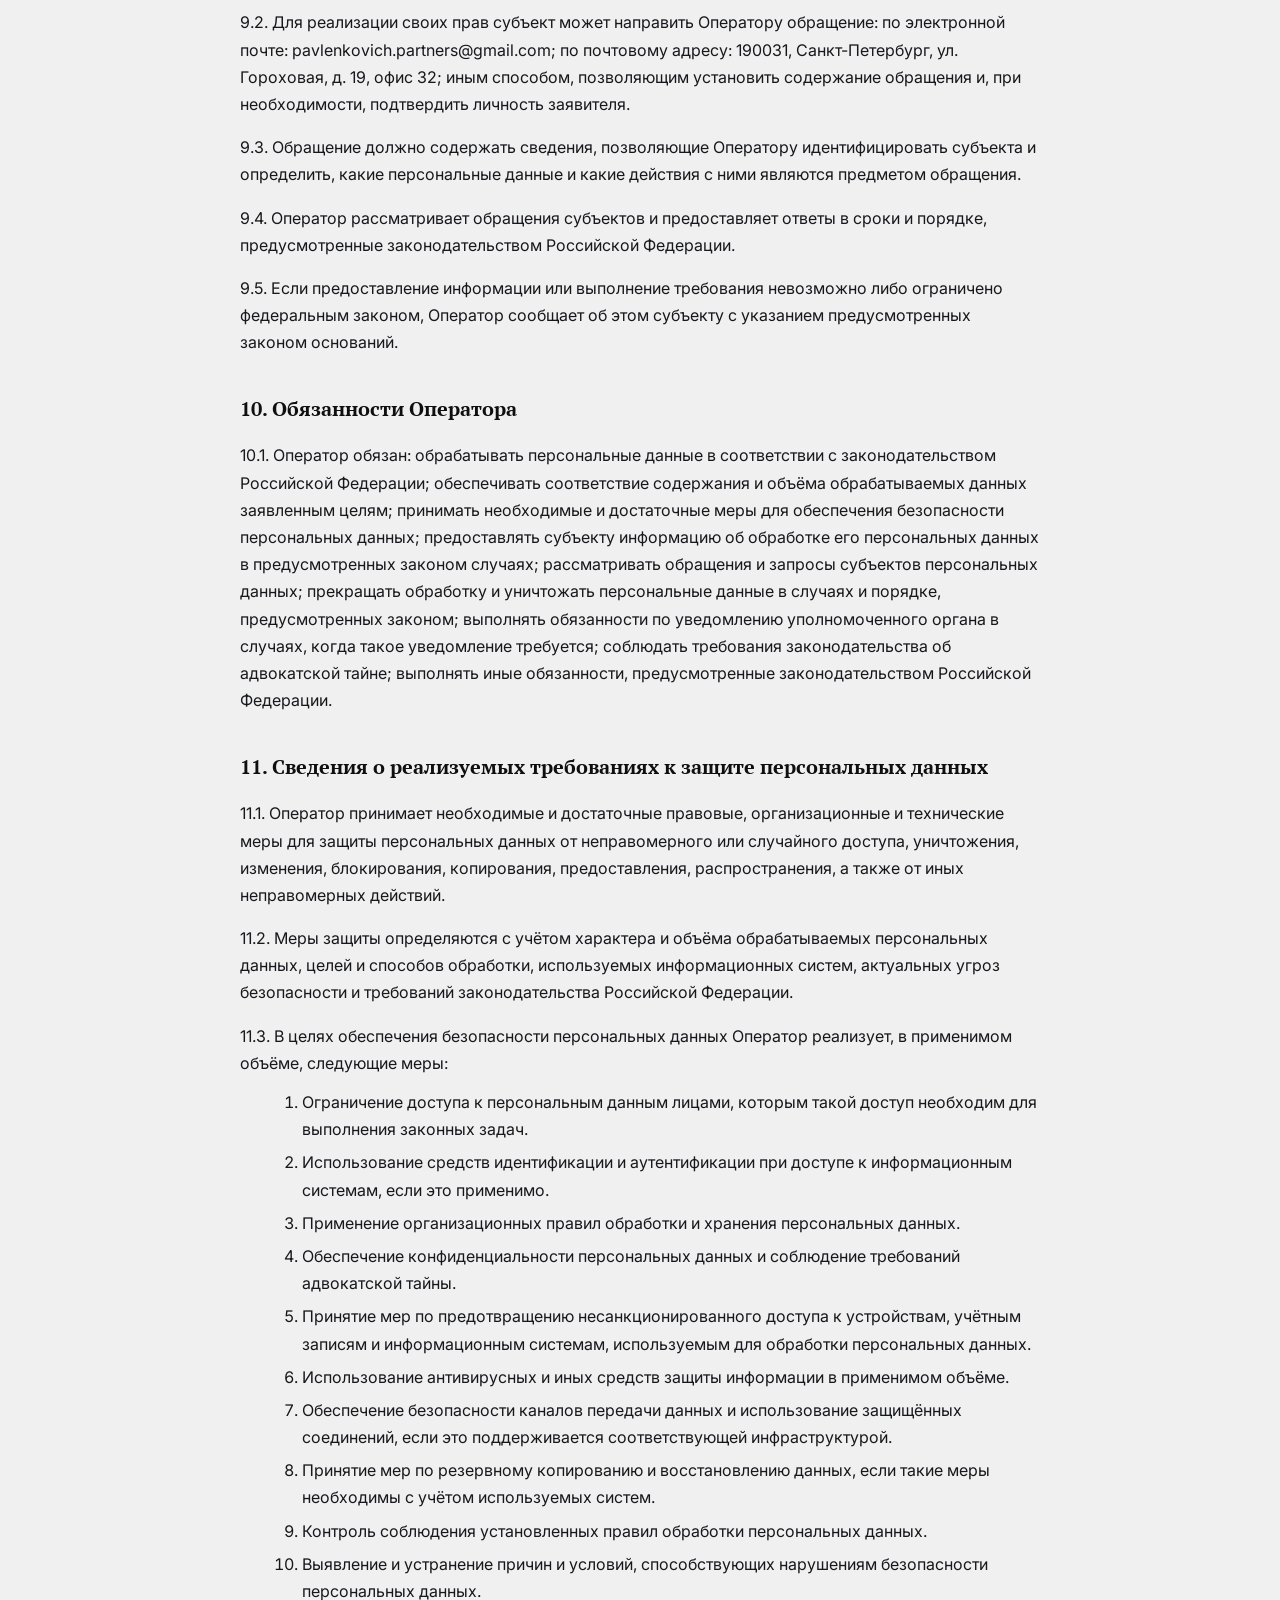
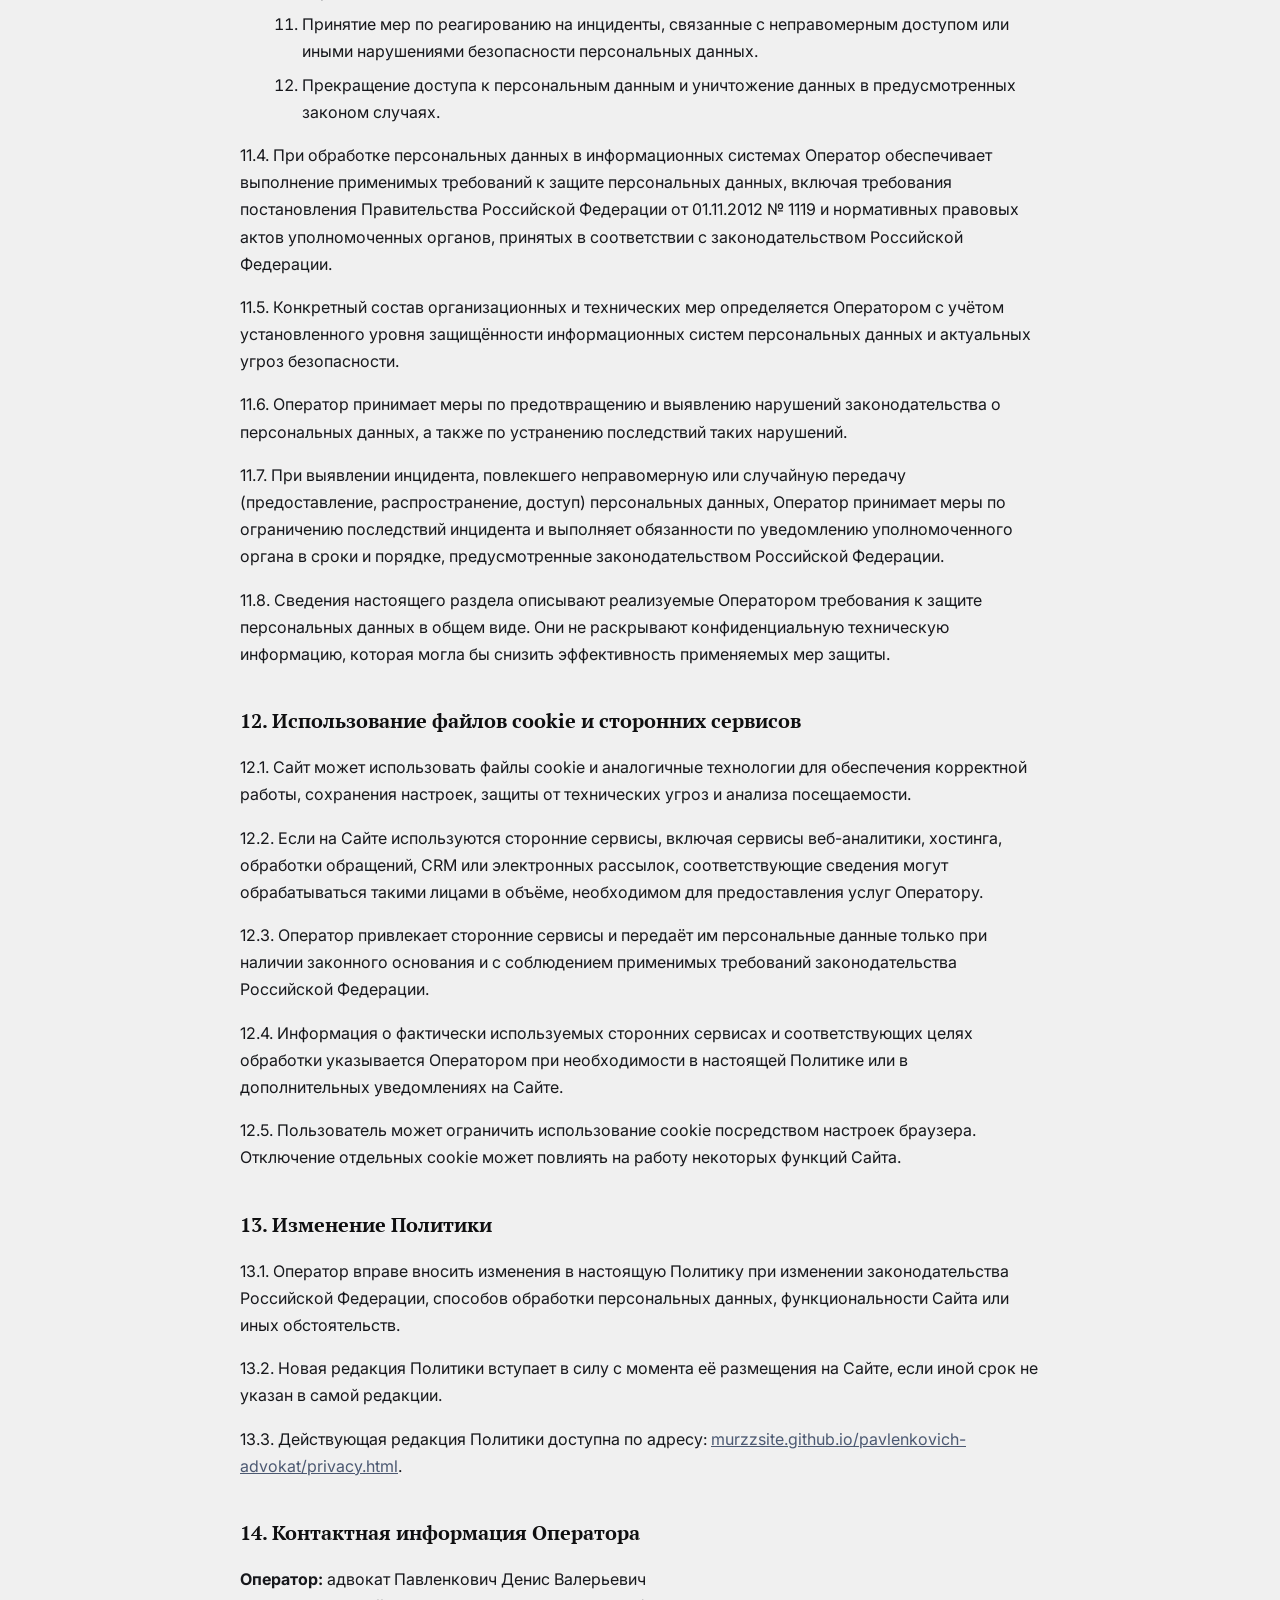
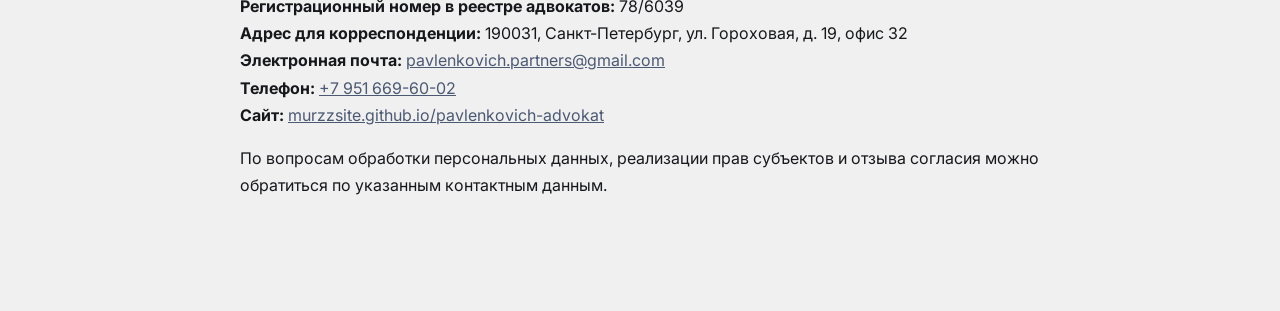
<file: privacy.html>
<!DOCTYPE html>
<html lang="ru">
<head>
<meta charset="UTF-8">
<meta name="viewport" content="width=device-width, initial-scale=1.0">
<title>Политика в отношении обработки персональных данных — Денис Павленкович, адвокат</title>
<link href="https://fonts.googleapis.com/css2?family=PT+Serif:wght@400;700&family=Inter:wght@400;500;600;700&display=swap" rel="stylesheet">
<style>
  body{font-family:'Inter',Arial,sans-serif;max-width:800px;margin:0 auto;padding:60px 24px 100px;color:#17181c;line-height:1.7;background:#f0f0f0}
  h1{font-family:'PT Serif',serif;color:#0f0f10;font-size:28px;margin-bottom:6px}
  h2{font-family:'PT Serif',serif;color:#0f0f10;font-size:20px;margin-top:36px;margin-bottom:10px}
  h3{font-size:16px;margin-top:20px;margin-bottom:6px}
  p{margin-bottom:12px}
  ul,ol{margin:0 0 14px 22px}
  li{margin-bottom:6px}
  a{color:#4c5972}
  .meta{color:#55596a;font-size:14px;margin-bottom:28px}
  .back{display:inline-block;margin-bottom:24px;font-weight:600}
</style>
</head>
<body>
  <a href="index.html" class="back">← На главную</a>
  <h1>ПОЛИТИКА в отношении обработки персональных данных и сведения о реализуемых требованиях к защите персональных данных</h1>
  <p class="meta">Дата утверждения: 21.09.2026 &nbsp;·&nbsp; Дата размещения: 21.09.2026</p>

  <h2>1. Общие положения</h2>
  <p>1.1. Настоящая Политика в отношении обработки персональных данных (далее — Политика) определяет порядок и условия обработки персональных данных, осуществляемой адвокатом Павленковичем Денисом Валерьевичем, регистрационный номер в реестре адвокатов 78/6039, адрес для направления корреспонденции: 190031, Санкт-Петербург, ул. Гороховая, д. 19, офис 32, адрес электронной почты: pavlenkovich.partners@gmail.com, телефон: +7 951 669-60-02 (далее — Оператор).</p>
  <p>1.2. Политика разработана в соответствии с Конституцией Российской Федерации, Федеральным законом от 27.07.2006 № 152-ФЗ «О персональных данных», Федеральным законом от 31.05.2002 № 63-ФЗ «Об адвокатской деятельности и адвокатуре в Российской Федерации», иными нормативными правовыми актами Российской Федерации.</p>
  <p>1.3. Политика применяется к персональным данным, которые Оператор получает при использовании сайта <a href="https://murzzsite.github.io/pavlenkovich-advokat">murzzsite.github.io/pavlenkovich-advokat</a> (далее — Сайт), в том числе при заполнении форм обратной связи, направлении обращений, заявок и сообщений.</p>
  <p>1.4. Политика также применяется к персональным данным, получаемым Оператором при последующем взаимодействии с лицами, направившими обращения через Сайт, если такая обработка связана с целями, указанными в настоящей Политике.</p>
  <p>1.5. Политика не регулирует обработку персональных данных, осуществляемую другими операторами самостоятельно, в том числе владельцами сторонних сайтов и сервисов, на которые могут вести ссылки с Сайта.</p>
  <p>1.6. Оператор обеспечивает неограниченный доступ к настоящей Политике путём её размещения на Сайте по адресу: <a href="https://murzzsite.github.io/pavlenkovich-advokat/privacy.html">murzzsite.github.io/pavlenkovich-advokat/privacy.html</a>.</p>
  <p>1.7. Настоящая Политика является общедоступным документом. Она не заменяет отдельное согласие субъекта персональных данных в случаях, когда такое согласие необходимо в соответствии с законодательством Российской Федерации.</p>

  <h2>2. Основные понятия</h2>
  <p>2.1. В Политике используются следующие понятия:</p>
  <ul>
    <li><b>Персональные данные</b> — любая информация, относящаяся прямо или косвенно к определённому или определяемому физическому лицу.</li>
    <li><b>Субъект персональных данных</b> — физическое лицо, к которому относятся персональные данные.</li>
    <li><b>Обработка персональных данных</b> — любое действие или совокупность действий с персональными данными, совершаемых с использованием средств автоматизации или без их использования.</li>
    <li><b>Оператор</b> — лицо, самостоятельно организующее и (или) осуществляющее обработку персональных данных, а также определяющее цели обработки, состав персональных данных и действия, совершаемые с ними.</li>
    <li><b>Автоматизированная обработка</b> — обработка персональных данных с помощью средств вычислительной техники.</li>
    <li><b>Предоставление персональных данных</b> — действия, направленные на раскрытие персональных данных определённому лицу или определённому кругу лиц.</li>
    <li><b>Уничтожение персональных данных</b> — действия, в результате которых становится невозможным восстановить содержание персональных данных в информационной системе персональных данных и (или) уничтожаются материальные носители персональных данных.</li>
  </ul>
  <p>2.2. Иные понятия толкуются в соответствии с законодательством Российской Федерации о персональных данных.</p>

  <h2>3. Принципы обработки персональных данных</h2>
  <p>3.1. Оператор осуществляет обработку персональных данных на законной и справедливой основе.</p>
  <p>3.2. Обработка персональных данных ограничивается достижением конкретных, заранее определённых и законных целей.</p>
  <p>3.3. Не допускается обработка персональных данных, несовместимая с целями их сбора.</p>
  <p>3.4. Не допускается объединение баз данных, содержащих персональные данные, обработка которых осуществляется в целях, несовместимых между собой.</p>
  <p>3.5. Обработке подлежат только персональные данные, отвечающие целям их обработки.</p>
  <p>3.6. Содержание и объём обрабатываемых персональных данных соответствуют заявленным целям обработки. Обрабатываемые данные не должны быть избыточными по отношению к этим целям.</p>
  <p>3.7. При обработке персональных данных обеспечиваются их точность, достаточность и, в необходимых случаях, актуальность. Оператор принимает необходимые меры по удалению или уточнению неполных либо неточных данных.</p>
  <p>3.8. Хранение персональных данных осуществляется не дольше, чем этого требуют цели обработки, если иной срок не установлен федеральным законом, договором или иным законным основанием.</p>

  <h2>4. Категории субъектов и состав обрабатываемых персональных данных</h2>
  <p>4.1. Оператор может обрабатывать персональные данные следующих категорий субъектов:</p>
  <ol>
    <li>Посетители Сайта, направляющие обращения через формы обратной связи.</li>
    <li>Потенциальные доверители, обращающиеся за юридической помощью.</li>
    <li>Доверители Оператора, если взаимодействие с ними началось в результате обращения через Сайт.</li>
    <li>Представители юридических лиц и индивидуальных предпринимателей, направляющие обращения от имени соответствующих организаций или предпринимателей.</li>
    <li>Иные физические лица, сведения о которых предоставлены Оператору в составе обращения, если обработка таких сведений необходима и имеет законное основание.</li>
  </ol>
  <p>4.2. В зависимости от содержания обращения и используемых функций Сайта Оператор может обрабатывать следующие персональные данные:</p>
  <ul>
    <li>фамилия, имя, отчество;</li>
    <li>номер телефона;</li>
    <li>адрес электронной почты;</li>
    <li>сведения об организации, которую представляет обратившееся лицо, включая наименование организации и должность представителя;</li>
    <li>содержание обращения, включая сведения, которые субъект самостоятельно указывает в тексте сообщения;</li>
    <li>иные сведения, которые субъект добровольно предоставляет Оператору и обработка которых необходима для рассмотрения обращения или оказания юридической помощи.</li>
  </ul>
  <p>4.3. При использовании Сайта могут автоматически обрабатываться технические сведения, если такая обработка предусмотрена настройками Сайта и используемых сервисов: IP-адрес; сведения о браузере и операционной системе; дата и время посещения Сайта; сведения о просмотренных страницах; технические идентификаторы и файлы cookie; иные технические сведения, необходимые для функционирования, защиты и анализа работы Сайта.</p>
  <p>4.4. Оператор не устанавливает в качестве самостоятельной цели сбор специальных категорий персональных данных, биометрических персональных данных или сведений о частной жизни посетителей Сайта. Если субъект самостоятельно включит такие сведения в обращение, Оператор оценивает наличие законного основания для их дальнейшей обработки и принимает необходимые меры по ограничению обработки, удалению или уничтожению таких сведений, если их обработка не требуется для законной цели.</p>
  <p>4.5. Оператор рекомендует не указывать в первичной заявке избыточные сведения, в том числе сведения о здоровье, интимной жизни, судимости, паспортные данные, банковские реквизиты и подробности частной жизни, если они не нужны для первоначального обращения.</p>
  <p>4.6. Если обращение содержит сведения о третьих лицах, направившее его лицо должно учитывать требования законодательства о персональных данных и не предоставлять Оператору избыточные сведения, не необходимые для рассмотрения обращения.</p>

  <h2>5. Цели, основания и способы обработки персональных данных</h2>
  <p>5.1. Оператор обрабатывает персональные данные в следующих целях:</p>
  <h3>5.1.1. Приём и рассмотрение обращений и заявок, поступивших через Сайт</h3>
  <p>Обрабатываемые данные: имя, фамилия, отчество (если указаны), номер телефона, адрес электронной почты, содержание обращения и иные сведения, добровольно включённые субъектом в заявку. Правовые основания: согласие субъекта персональных данных, если оно необходимо; действия по инициативе субъекта до заключения договора; иные основания, предусмотренные законодательством Российской Федерации.</p>
  <h3>5.1.2. Связь с обратившимся лицом для уточнения обстоятельств обращения и предоставления ответа</h3>
  <p>Обрабатываемые данные: имя, номер телефона, адрес электронной почты, содержание обращения. Правовые основания: согласие субъекта персональных данных, если оно необходимо; действия по инициативе субъекта до заключения договора; иные предусмотренные законом основания.</p>
  <h3>5.1.3. Организация взаимодействия с потенциальным доверителем и решение вопроса о заключении соглашения об оказании юридической помощи</h3>
  <p>Обрабатываемые данные: идентификационные и контактные сведения, сведения об организации и её представителе, содержание обращения и иные необходимые сведения. Правовые основания: действия по инициативе субъекта до заключения договора, заключение и исполнение соглашения, согласие субъекта в случаях, когда оно требуется, а также иные законные основания.</p>
  <h3>5.1.4. Заключение и исполнение соглашения об оказании юридической помощи</h3>
  <p>Обрабатываемые данные: сведения, необходимые для заключения и исполнения соглашения, ведения поручения, исполнения обязанностей адвоката и соблюдения требований законодательства. Правовые основания: соглашение об оказании юридической помощи, законодательство Российской Федерации, включая Федеральный закон № 63-ФЗ, и иные предусмотренные законом основания.</p>
  <h3>5.1.5. Обеспечение функционирования, безопасности и работоспособности Сайта</h3>
  <p>Обрабатываемые данные: технические сведения, журналы событий, IP-адреса и иные технические данные в объёме, необходимом для указанной цели. Правовые основания: законные интересы Оператора по обеспечению безопасности и функционирования Сайта при условии соблюдения прав и свобод субъектов персональных данных; согласие субъекта, если оно необходимо; иные основания, предусмотренные законом.</p>
  <h3>5.1.6. Выполнение обязанностей, возложенных на Оператора законодательством Российской Федерации</h3>
  <p>Обрабатываемые данные: сведения, обработка которых необходима для исполнения соответствующей обязанности. Правовые основания: нормы законодательства Российской Федерации.</p>
  <p>5.2. Оператор не использует персональные данные, полученные через формы обращений, для рекламных рассылок без предварительного согласия субъекта, если такое согласие требуется законодательством.</p>
  <p>5.3. Оператор не принимает исключительно на основании автоматизированной обработки персональных данных решения, порождающие юридические последствия для субъекта или иным образом затрагивающие его права и законные интересы, за исключением случаев, предусмотренных законодательством Российской Федерации.</p>
  <p>5.4. Обработка может осуществляться как с использованием средств автоматизации, так и без их использования.</p>
  <p>5.5. Оператор вправе совершать следующие действия с персональными данными: сбор, запись, систематизацию, накопление, хранение, уточнение (обновление, изменение), извлечение, использование, передачу в предусмотренных законом случаях, блокирование, удаление и уничтожение.</p>

  <h2>6. Правовые основания обработки персональных данных</h2>
  <p>6.1. Оператор обрабатывает персональные данные при наличии одного или нескольких правовых оснований, предусмотренных законодательством Российской Федерации.</p>
  <p>6.2. Такими основаниями могут являться: согласие субъекта персональных данных; необходимость обработки для достижения целей, предусмотренных международным договором Российской Федерации или законом; необходимость обработки для осуществления правосудия, исполнения судебного акта или акта другого органа либо должностного лица; необходимость обработки для исполнения договора, стороной, выгодоприобретателем или поручителем по которому является субъект персональных данных, либо для заключения договора по инициативе субъекта; необходимость обработки для осуществления прав и законных интересов Оператора или третьих лиц при условии, что при этом не нарушаются права и свободы субъекта; иные основания, прямо предусмотренные законодательством Российской Федерации.</p>
  <p>6.3. Если обработка осуществляется на основании согласия, Оператор обеспечивает получение согласия в форме, позволяющей подтвердить факт его получения, если иной порядок не установлен законом.</p>
  <p>6.4. Согласие на обработку персональных данных оформляется отдельно от иных информации и документов, которые подтверждает или подписывает субъект персональных данных, в случаях и порядке, предусмотренных законодательством Российской Федерации.</p>
  <p>6.5. Отзыв согласия не влияет на законность обработки, осуществлявшейся до его отзыва. После получения отзыва Оператор прекращает обработку, основанную исключительно на согласии, если отсутствуют иные законные основания для её продолжения.</p>

  <h2>7. Порядок и условия обработки персональных данных</h2>
  <p>7.1. Персональные данные предоставляются субъектом добровольно посредством заполнения форм Сайта, направления электронных сообщений, телефонного обращения либо иным способом.</p>
  <p>7.2. Оператор принимает разумные меры для обеспечения того, чтобы формы Сайта запрашивали только сведения, необходимые для соответствующей цели обработки.</p>
  <p>7.3. Оператор не требует предоставления персональных данных, не необходимых для рассмотрения обращения или заключения соглашения об оказании юридической помощи.</p>
  <p>7.4. При получении обращения Оператор вправе использовать предоставленные контактные данные для ответа на обращение и уточнения обстоятельств запроса.</p>
  <p>7.5. Передача персональных данных третьим лицам допускается только при наличии законного основания и в объёме, необходимом для соответствующей цели.</p>
  <p>7.6. Оператор вправе привлекать лиц, осуществляющих обработку персональных данных по его поручению, при условии соблюдения требований законодательства Российской Федерации и включения в соответствующий договор необходимых условий обработки и защиты данных.</p>
  <p>7.7. Оператор обеспечивает конфиденциальность персональных данных и не раскрывает их третьим лицам без законного основания, за исключением случаев, предусмотренных законодательством Российской Федерации.</p>
  <p>7.8. При обработке персональных данных Оператор соблюдает требования законодательства об адвокатской тайне. Сведения, полученные адвокатом в связи с оказанием юридической помощи, защищаются в соответствии с Федеральным законом № 63-ФЗ.</p>
  <p>7.9. Оператор не осуществляет трансграничную передачу персональных данных, если такая передача не предусмотрена фактическими процессами обработки и не осуществляется с соблюдением требований законодательства Российской Федерации.</p>
  <p>7.10. При использовании файлов cookie и аналогичных технологий Оператор обрабатывает соответствующие сведения в объёме, необходимом для функционирования Сайта, обеспечения его безопасности и иных заявленных целей. Если на Сайте используются необязательные аналитические или рекламные cookie, Оператор обеспечивает получение согласия субъекта в случаях, когда оно требуется законодательством.</p>

  <h2>8. Локализация и хранение персональных данных</h2>
  <p>8.1. При сборе персональных данных граждан Российской Федерации, в том числе посредством информационно-телекоммуникационной сети Интернет, Оператор обеспечивает запись, систематизацию, накопление, хранение, уточнение и извлечение персональных данных с использованием баз данных, находящихся на территории Российской Федерации, за исключением случаев, предусмотренных законодательством Российской Федерации.</p>
  <p>8.2. Персональные данные хранятся в форме, позволяющей определить субъекта, не дольше, чем этого требуют цели обработки, если иной срок не установлен федеральным законом, договором или иным законным основанием.</p>
  <p>8.3. Сроки хранения определяются с учётом: цели, для которой были получены данные; необходимости ответа на обращение; необходимости заключения и исполнения соглашения об оказании юридической помощи; требований законодательства об адвокатской деятельности, бухгалтерском учёте, архивном хранении и иных применимых норм; необходимости защиты прав и законных интересов Оператора и субъектов персональных данных.</p>
  <p>8.4. Если обращение не привело к заключению соглашения об оказании юридической помощи и отсутствуют иные законные основания для дальнейшего хранения, персональные данные подлежат удалению или уничтожению по достижении цели обработки либо по истечении установленного срока хранения.</p>
  <p>8.5. Персональные данные, необходимые для исполнения соглашения, соблюдения обязательных требований законодательства или защиты прав и законных интересов, могут храниться в течение соответствующего срока, установленного законом или необходимого для достижения законной цели.</p>

  <h2>9. Права субъекта персональных данных</h2>
  <p>9.1. Субъект персональных данных имеет права, предусмотренные законодательством Российской Федерации, в том числе право: получать сведения об обработке своих персональных данных; требовать уточнения, блокирования или уничтожения персональных данных, если они являются неполными, устаревшими, неточными, незаконно полученными или не являются необходимыми для заявленной цели обработки; отзывать согласие на обработку персональных данных; требовать прекращения обработки персональных данных в предусмотренных законом случаях; обжаловать действия или бездействие Оператора в уполномоченный орган или суд; осуществлять иные права, предусмотренные законодательством Российской Федерации.</p>
  <p>9.2. Для реализации своих прав субъект может направить Оператору обращение: по электронной почте: pavlenkovich.partners@gmail.com; по почтовому адресу: 190031, Санкт-Петербург, ул. Гороховая, д. 19, офис 32; иным способом, позволяющим установить содержание обращения и, при необходимости, подтвердить личность заявителя.</p>
  <p>9.3. Обращение должно содержать сведения, позволяющие Оператору идентифицировать субъекта и определить, какие персональные данные и какие действия с ними являются предметом обращения.</p>
  <p>9.4. Оператор рассматривает обращения субъектов и предоставляет ответы в сроки и порядке, предусмотренные законодательством Российской Федерации.</p>
  <p>9.5. Если предоставление информации или выполнение требования невозможно либо ограничено федеральным законом, Оператор сообщает об этом субъекту с указанием предусмотренных законом оснований.</p>

  <h2>10. Обязанности Оператора</h2>
  <p>10.1. Оператор обязан: обрабатывать персональные данные в соответствии с законодательством Российской Федерации; обеспечивать соответствие содержания и объёма обрабатываемых данных заявленным целям; принимать необходимые и достаточные меры для обеспечения безопасности персональных данных; предоставлять субъекту информацию об обработке его персональных данных в предусмотренных законом случаях; рассматривать обращения и запросы субъектов персональных данных; прекращать обработку и уничтожать персональные данные в случаях и порядке, предусмотренных законом; выполнять обязанности по уведомлению уполномоченного органа в случаях, когда такое уведомление требуется; соблюдать требования законодательства об адвокатской тайне; выполнять иные обязанности, предусмотренные законодательством Российской Федерации.</p>

  <h2>11. Сведения о реализуемых требованиях к защите персональных данных</h2>
  <p>11.1. Оператор принимает необходимые и достаточные правовые, организационные и технические меры для защиты персональных данных от неправомерного или случайного доступа, уничтожения, изменения, блокирования, копирования, предоставления, распространения, а также от иных неправомерных действий.</p>
  <p>11.2. Меры защиты определяются с учётом характера и объёма обрабатываемых персональных данных, целей и способов обработки, используемых информационных систем, актуальных угроз безопасности и требований законодательства Российской Федерации.</p>
  <p>11.3. В целях обеспечения безопасности персональных данных Оператор реализует, в применимом объёме, следующие меры:</p>
  <ol>
    <li>Ограничение доступа к персональным данным лицами, которым такой доступ необходим для выполнения законных задач.</li>
    <li>Использование средств идентификации и аутентификации при доступе к информационным системам, если это применимо.</li>
    <li>Применение организационных правил обработки и хранения персональных данных.</li>
    <li>Обеспечение конфиденциальности персональных данных и соблюдение требований адвокатской тайны.</li>
    <li>Принятие мер по предотвращению несанкционированного доступа к устройствам, учётным записям и информационным системам, используемым для обработки персональных данных.</li>
    <li>Использование антивирусных и иных средств защиты информации в применимом объёме.</li>
    <li>Обеспечение безопасности каналов передачи данных и использование защищённых соединений, если это поддерживается соответствующей инфраструктурой.</li>
    <li>Принятие мер по резервному копированию и восстановлению данных, если такие меры необходимы с учётом используемых систем.</li>
    <li>Контроль соблюдения установленных правил обработки персональных данных.</li>
    <li>Выявление и устранение причин и условий, способствующих нарушениям безопасности персональных данных.</li>
    <li>Принятие мер по реагированию на инциденты, связанные с неправомерным доступом или иными нарушениями безопасности персональных данных.</li>
    <li>Прекращение доступа к персональным данным и уничтожение данных в предусмотренных законом случаях.</li>
  </ol>
  <p>11.4. При обработке персональных данных в информационных системах Оператор обеспечивает выполнение применимых требований к защите персональных данных, включая требования постановления Правительства Российской Федерации от 01.11.2012 № 1119 и нормативных правовых актов уполномоченных органов, принятых в соответствии с законодательством Российской Федерации.</p>
  <p>11.5. Конкретный состав организационных и технических мер определяется Оператором с учётом установленного уровня защищённости информационных систем персональных данных и актуальных угроз безопасности.</p>
  <p>11.6. Оператор принимает меры по предотвращению и выявлению нарушений законодательства о персональных данных, а также по устранению последствий таких нарушений.</p>
  <p>11.7. При выявлении инцидента, повлекшего неправомерную или случайную передачу (предоставление, распространение, доступ) персональных данных, Оператор принимает меры по ограничению последствий инцидента и выполняет обязанности по уведомлению уполномоченного органа в сроки и порядке, предусмотренные законодательством Российской Федерации.</p>
  <p>11.8. Сведения настоящего раздела описывают реализуемые Оператором требования к защите персональных данных в общем виде. Они не раскрывают конфиденциальную техническую информацию, которая могла бы снизить эффективность применяемых мер защиты.</p>

  <h2>12. Использование файлов cookie и сторонних сервисов</h2>
  <p>12.1. Сайт может использовать файлы cookie и аналогичные технологии для обеспечения корректной работы, сохранения настроек, защиты от технических угроз и анализа посещаемости.</p>
  <p>12.2. Если на Сайте используются сторонние сервисы, включая сервисы веб-аналитики, хостинга, обработки обращений, CRM или электронных рассылок, соответствующие сведения могут обрабатываться такими лицами в объёме, необходимом для предоставления услуг Оператору.</p>
  <p>12.3. Оператор привлекает сторонние сервисы и передаёт им персональные данные только при наличии законного основания и с соблюдением применимых требований законодательства Российской Федерации.</p>
  <p>12.4. Информация о фактически используемых сторонних сервисах и соответствующих целях обработки указывается Оператором при необходимости в настоящей Политике или в дополнительных уведомлениях на Сайте.</p>
  <p>12.5. Пользователь может ограничить использование cookie посредством настроек браузера. Отключение отдельных cookie может повлиять на работу некоторых функций Сайта.</p>

  <h2>13. Изменение Политики</h2>
  <p>13.1. Оператор вправе вносить изменения в настоящую Политику при изменении законодательства Российской Федерации, способов обработки персональных данных, функциональности Сайта или иных обстоятельств.</p>
  <p>13.2. Новая редакция Политики вступает в силу с момента её размещения на Сайте, если иной срок не указан в самой редакции.</p>
  <p>13.3. Действующая редакция Политики доступна по адресу: <a href="https://murzzsite.github.io/pavlenkovich-advokat/privacy.html">murzzsite.github.io/pavlenkovich-advokat/privacy.html</a>.</p>

  <h2>14. Контактная информация Оператора</h2>
  <p>
    <b>Оператор:</b> адвокат Павленкович Денис Валерьевич<br>
    <b>Регистрационный номер в реестре адвокатов:</b> 78/6039<br>
    <b>Адрес для корреспонденции:</b> 190031, Санкт-Петербург, ул. Гороховая, д. 19, офис 32<br>
    <b>Электронная почта:</b> <a href="mailto:pavlenkovich.partners@gmail.com">pavlenkovich.partners@gmail.com</a><br>
    <b>Телефон:</b> <a href="tel:+79516696002">+7 951 669-60-02</a><br>
    <b>Сайт:</b> <a href="https://murzzsite.github.io/pavlenkovich-advokat">murzzsite.github.io/pavlenkovich-advokat</a>
  </p>
  <p>По вопросам обработки персональных данных, реализации прав субъектов и отзыва согласия можно обратиться по указанным контактным данным.</p>
</body>
</html>
</file>
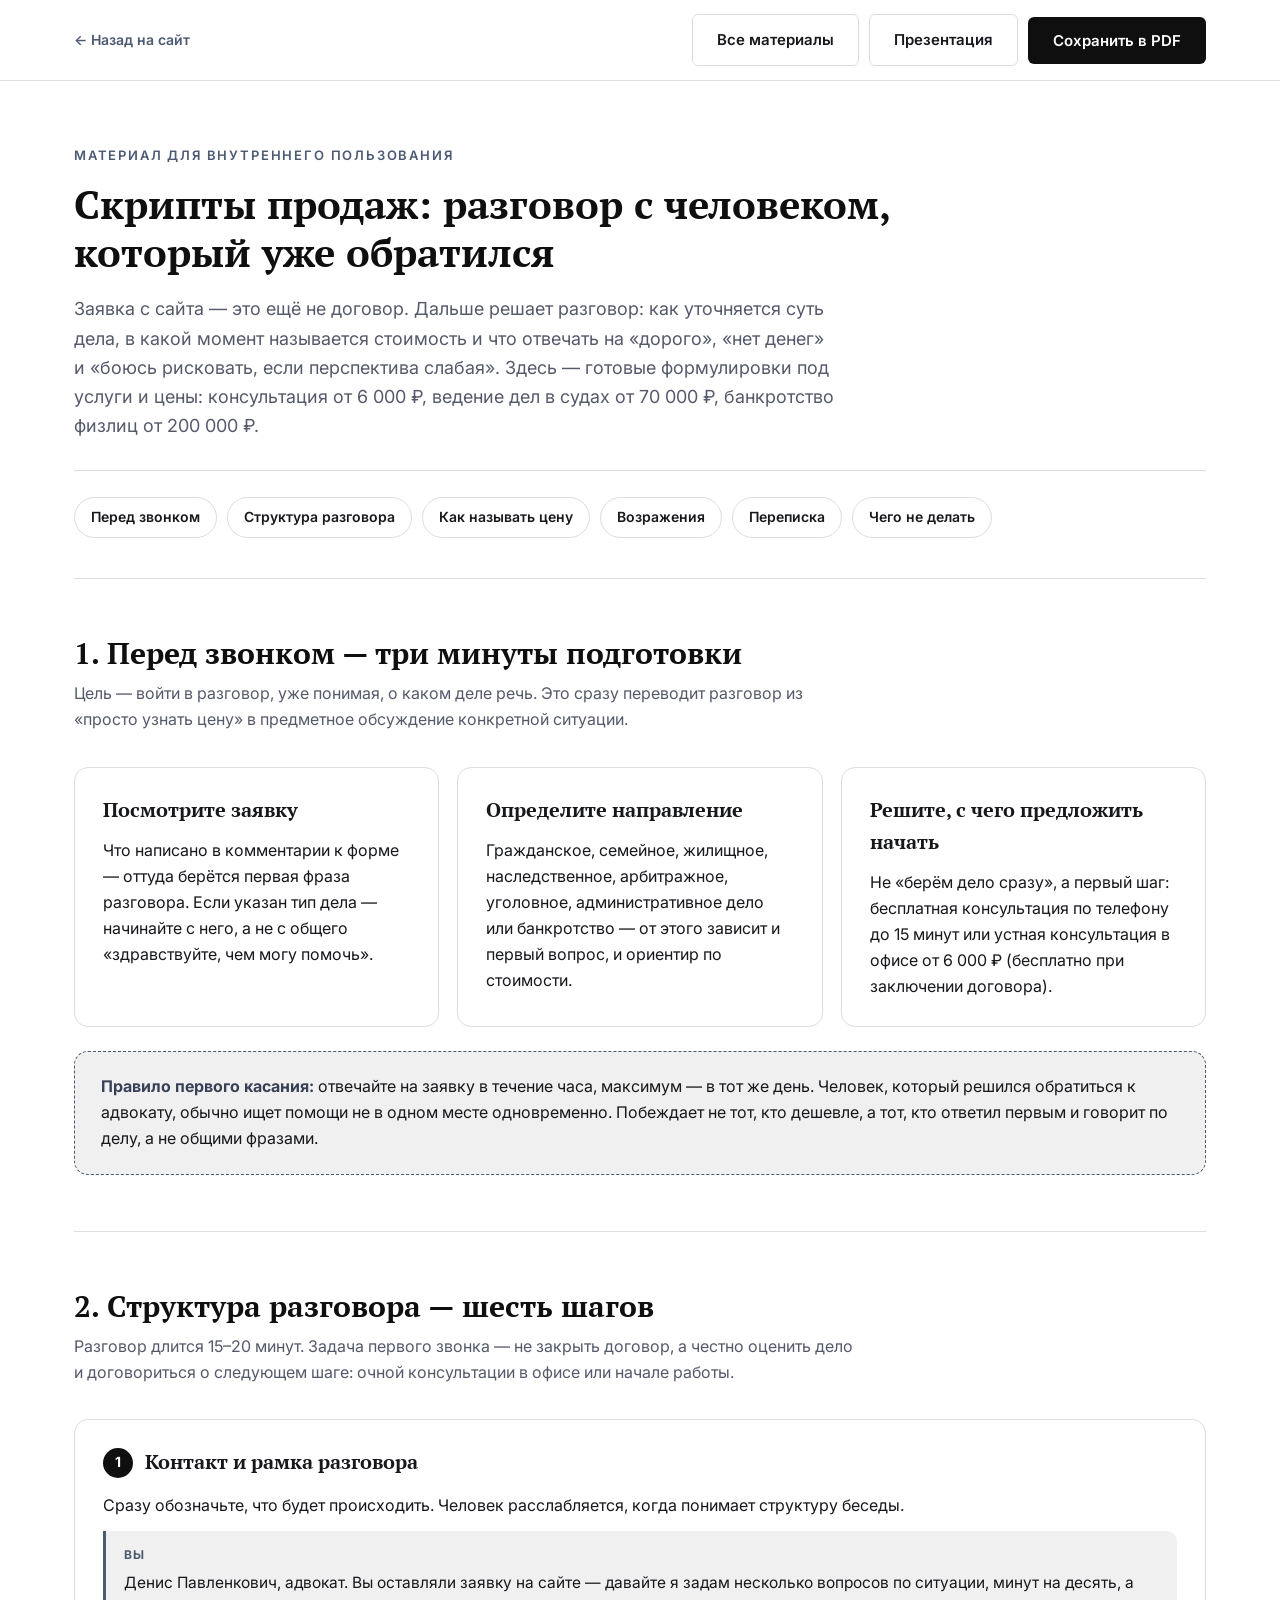
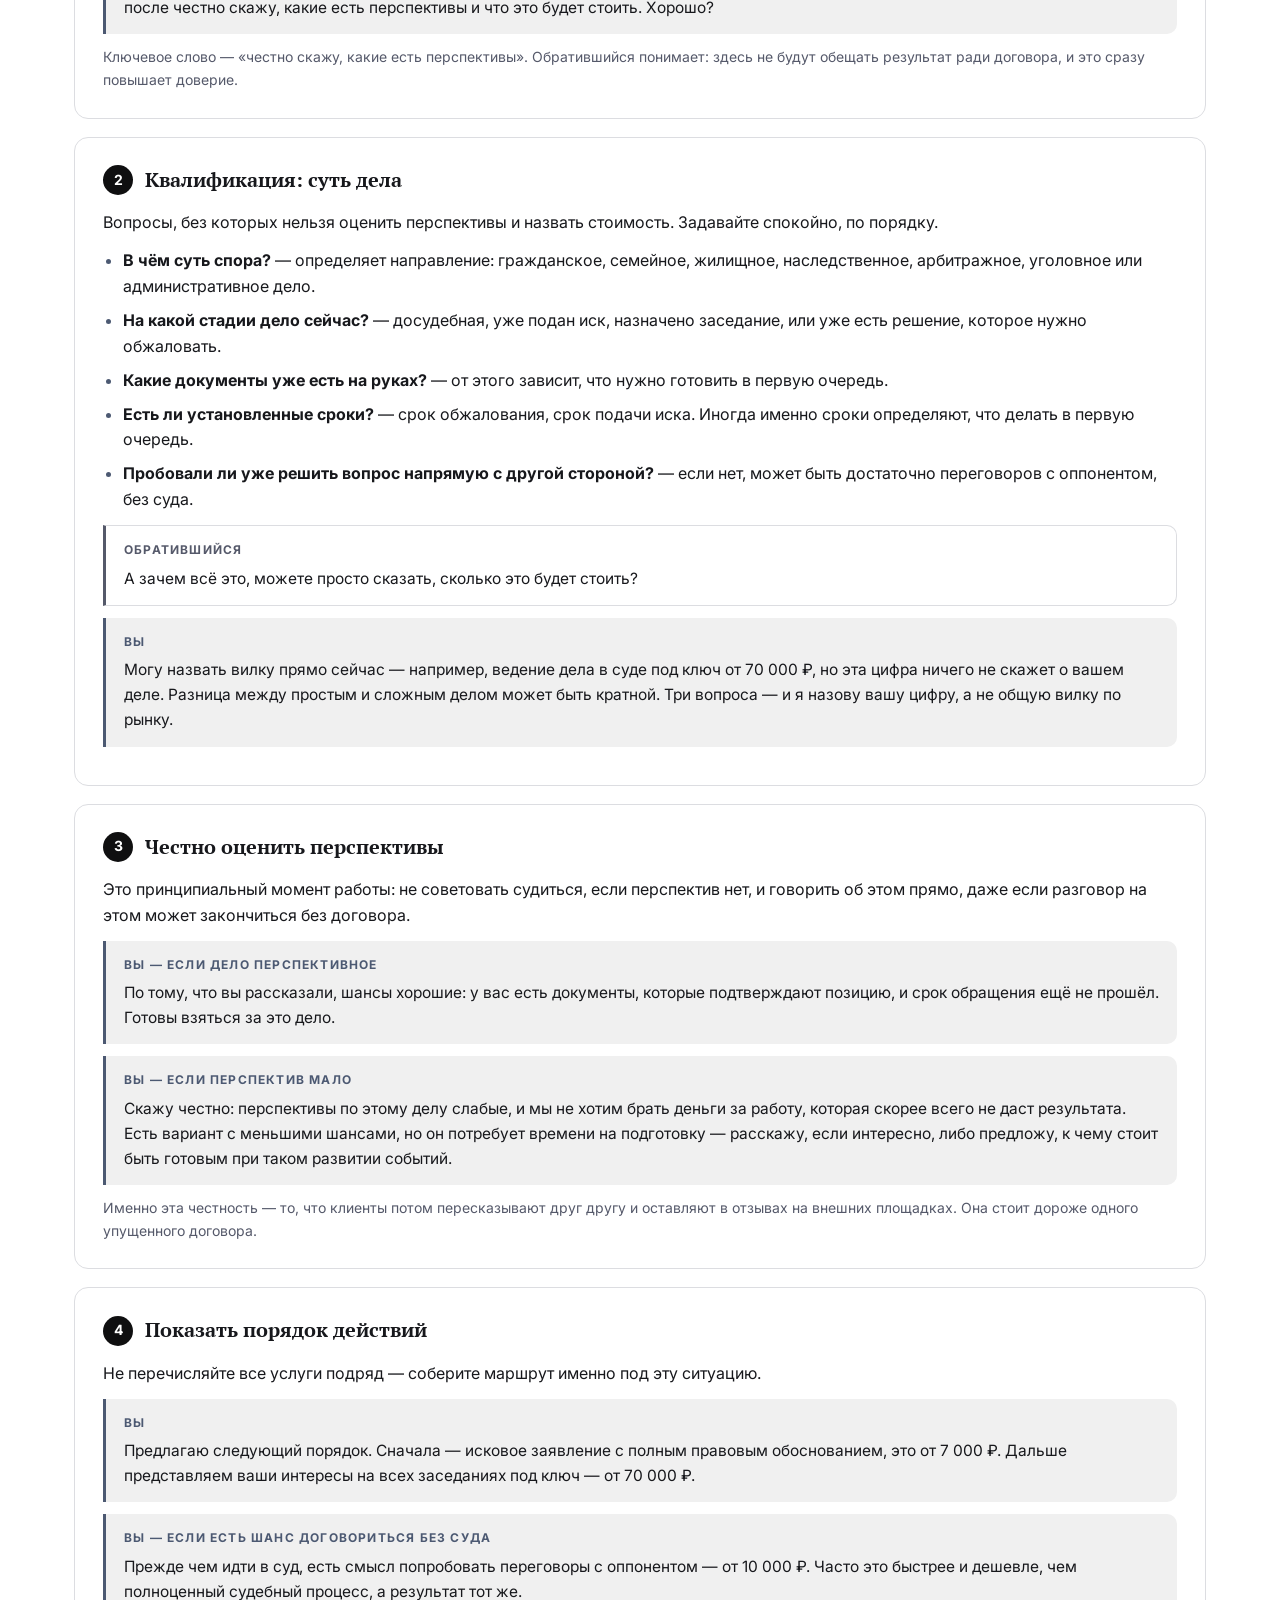
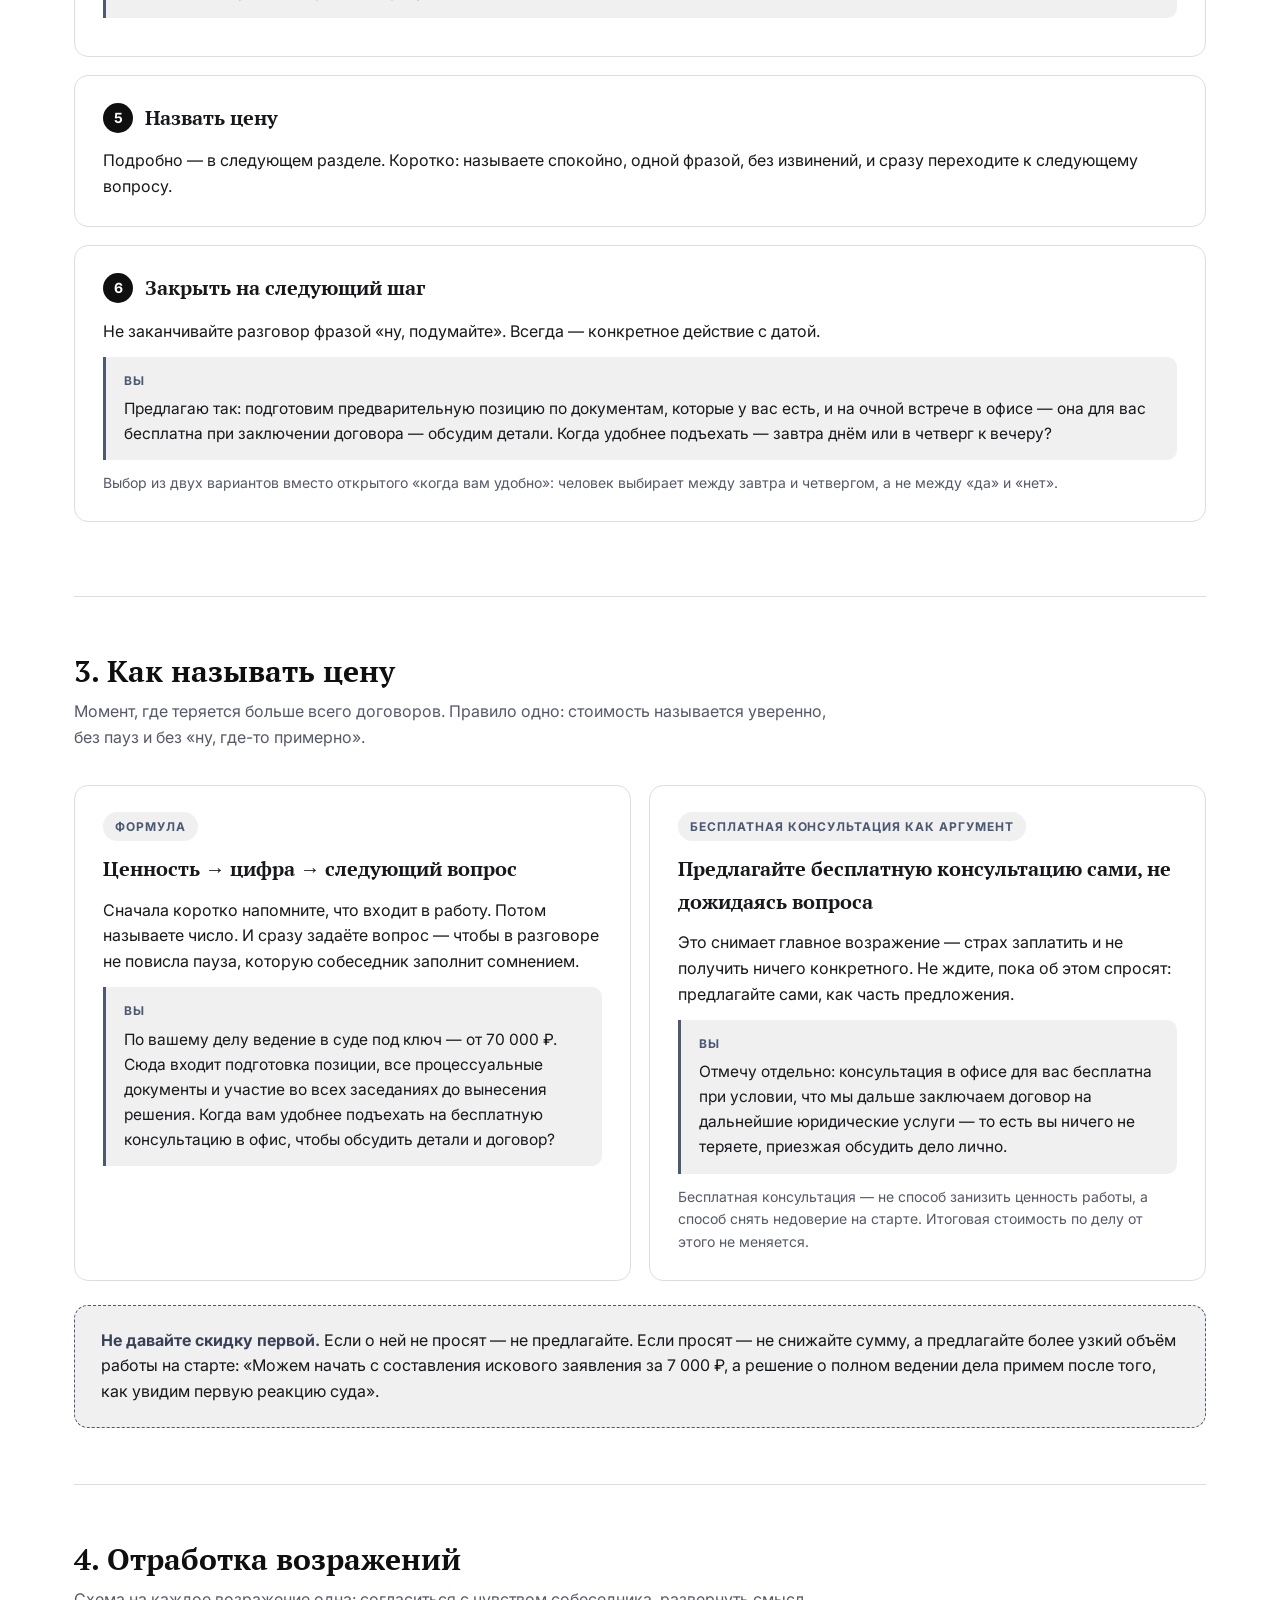
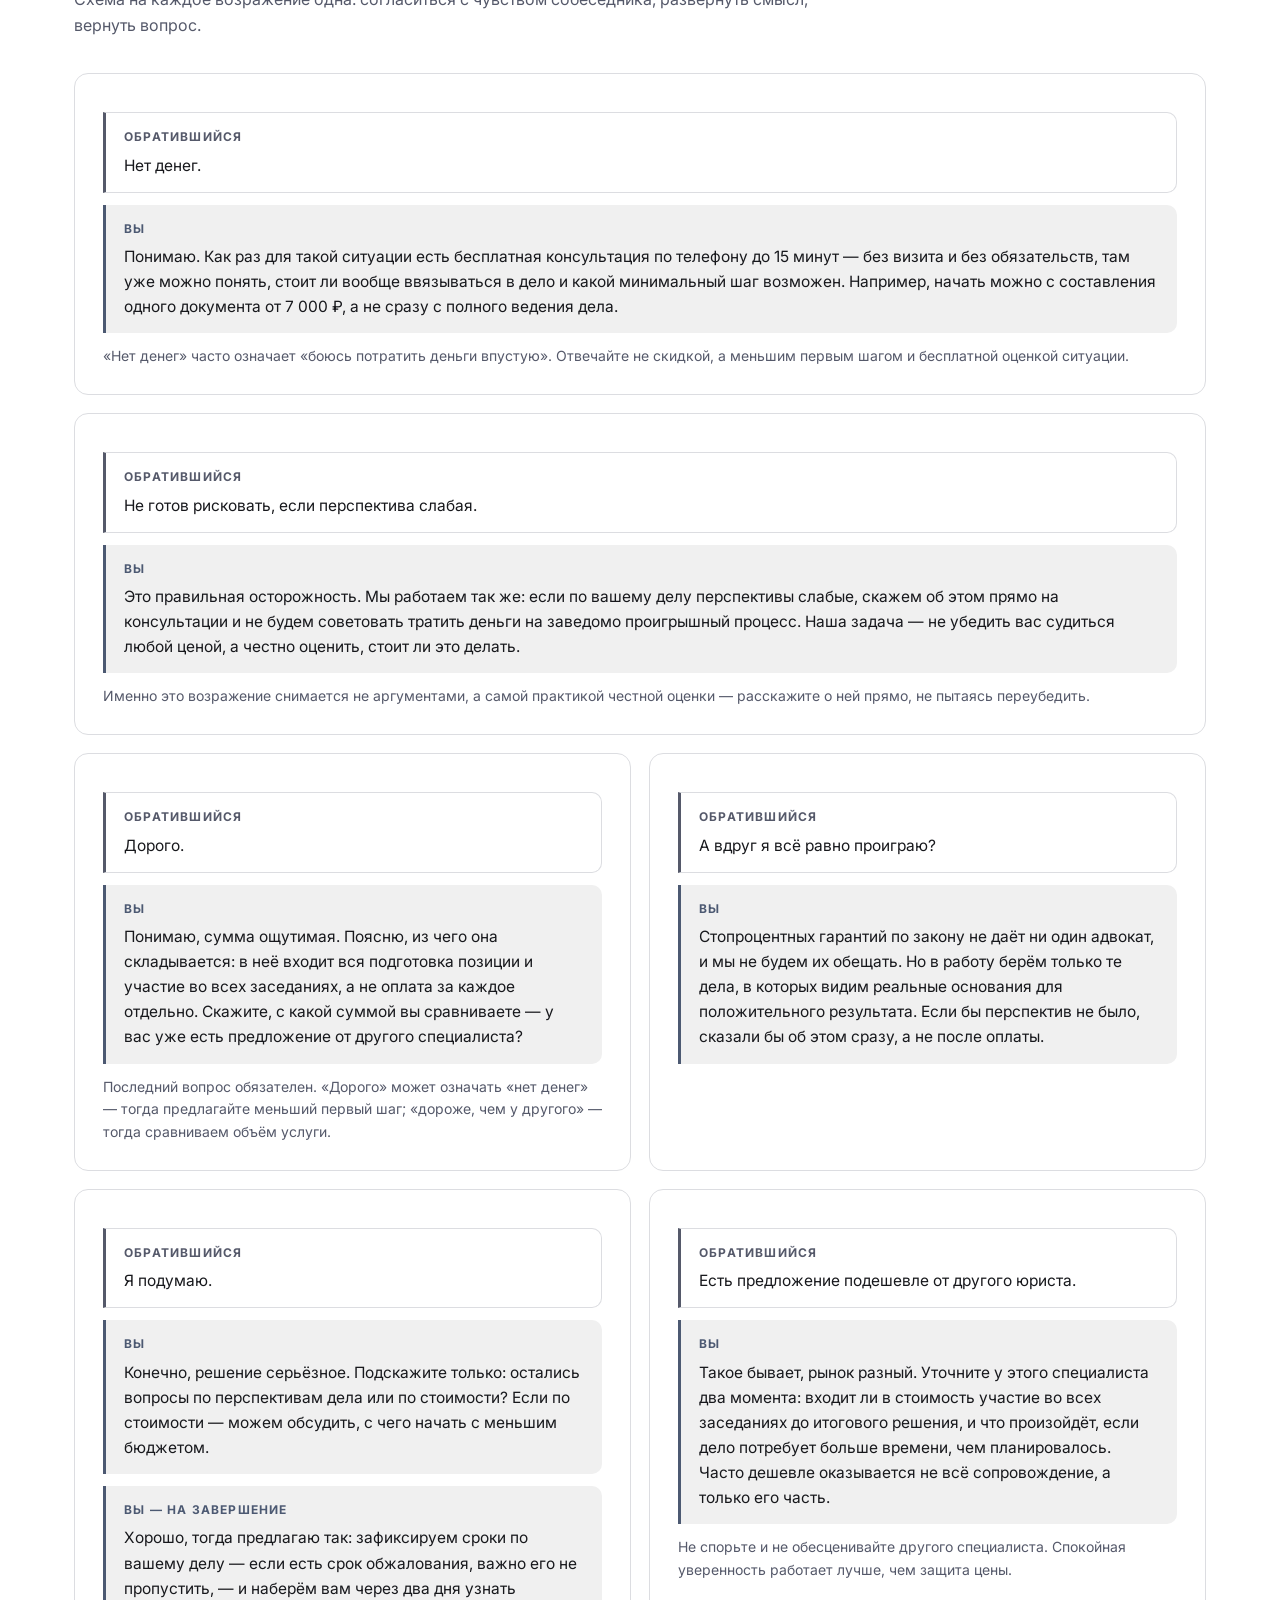
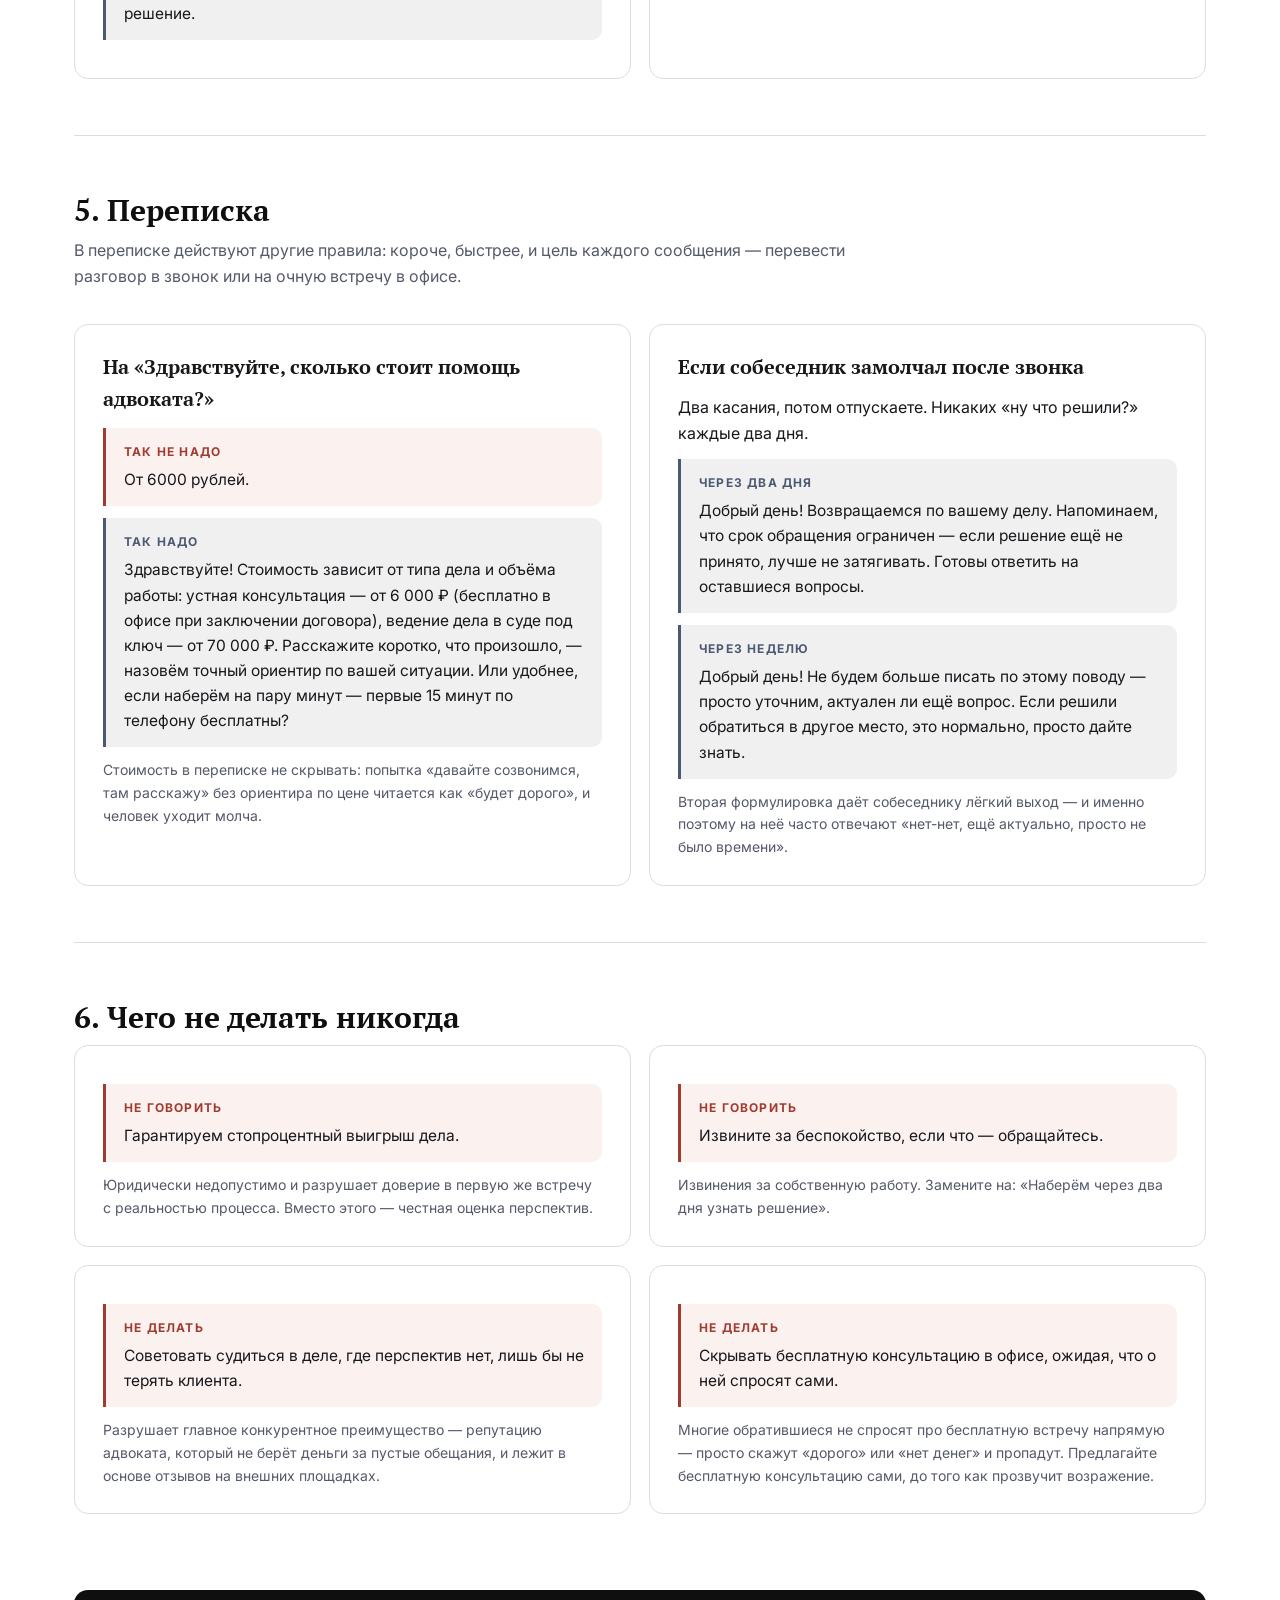
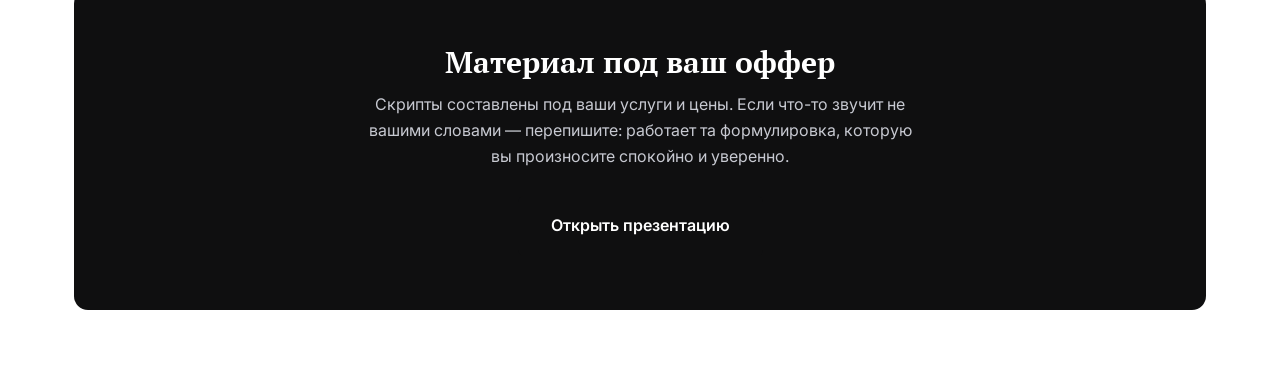
<file: scripts.html>
<!DOCTYPE html>
<html lang="ru">
<head>
<meta charset="UTF-8">
<meta name="viewport" content="width=device-width, initial-scale=1.0">
<title>Скрипты продаж — Денис Павленкович, адвокат</title>
<meta name="description" content="Что говорить на звонке и в переписке с обратившимся клиентом: структура разговора, как называть стоимость, отработка возражений «дорого» и «нет денег».">
<meta name="robots" content="noindex">
<link rel="preconnect" href="https://fonts.googleapis.com">
<link rel="preconnect" href="https://fonts.gstatic.com" crossorigin>
<link href="https://fonts.googleapis.com/css2?family=PT+Serif:wght@400;700&family=Inter:wght@400;500;600;700&display=swap" rel="stylesheet">
<link rel="stylesheet" href="styles.css">
<link rel="stylesheet" href="materials.css">
</head>
<body>

<div class="doc-bar">
  <div class="doc-bar__inner">
    <a href="index.html" class="doc-bar__back">← <span>Назад на сайт</span></a>
    <div class="doc-bar__actions">
      <a href="materials.html" class="btn btn--ghost">Все материалы</a>
      <a href="presentation.html" class="btn btn--ghost">Презентация</a>
      <button class="btn btn--primary" onclick="window.print()">Сохранить в PDF</button>
    </div>
  </div>
</div>

<div class="container">

  <section class="doc-hero">
    <p class="eyebrow">Материал для внутреннего пользования</p>
    <h1>Скрипты продаж: разговор с человеком, который уже обратился</h1>
    <p class="doc-hero__lead">Заявка с сайта — это ещё не договор. Дальше решает разговор: как уточняется суть дела, в какой момент называется стоимость и что отвечать на «дорого», «нет денег» и «боюсь рисковать, если перспектива слабая». Здесь — готовые формулировки под услуги и цены: консультация от 6 000 ₽, ведение дел в судах от 70 000 ₽, банкротство физлиц от 200 000 ₽.</p>
    <nav class="toc">
      <a href="#prep">Перед звонком</a>
      <a href="#call">Структура разговора</a>
      <a href="#price">Как называть цену</a>
      <a href="#objections">Возражения</a>
      <a href="#chat">Переписка</a>
      <a href="#stop">Чего не делать</a>
    </nav>
  </section>

  <section class="doc-section" id="prep">
    <h2>1. Перед звонком — три минуты подготовки</h2>
    <p class="doc-section__lead">Цель — войти в разговор, уже понимая, о каком деле речь. Это сразу переводит разговор из «просто узнать цену» в предметное обсуждение конкретной ситуации.</p>

    <div class="grid-3">
      <div class="card">
        <p class="card__title">Посмотрите заявку</p>
        <p>Что написано в комментарии к форме — оттуда берётся первая фраза разговора. Если указан тип дела — начинайте с него, а не с общего «здравствуйте, чем могу помочь».</p>
      </div>
      <div class="card">
        <p class="card__title">Определите направление</p>
        <p>Гражданское, семейное, жилищное, наследственное, арбитражное, уголовное, административное дело или банкротство — от этого зависит и первый вопрос, и ориентир по стоимости.</p>
      </div>
      <div class="card">
        <p class="card__title">Решите, с чего предложить начать</p>
        <p>Не «берём дело сразу», а первый шаг: бесплатная консультация по телефону до 15 минут или устная консультация в офисе от 6 000 ₽ (бесплатно при заключении договора).</p>
      </div>
    </div>

    <div class="tip">
      <strong>Правило первого касания:</strong> отвечайте на заявку в течение часа, максимум — в тот же день. Человек, который решился обратиться к адвокату, обычно ищет помощи не в одном месте одновременно. Побеждает не тот, кто дешевле, а тот, кто ответил первым и говорит по делу, а не общими фразами.
    </div>
  </section>

  <section class="doc-section" id="call">
    <h2>2. Структура разговора — шесть шагов</h2>
    <p class="doc-section__lead">Разговор длится 15–20 минут. Задача первого звонка — не закрыть договор, а честно оценить дело и договориться о следующем шаге: очной консультации в офисе или начале работы.</p>

    <div class="card">
      <div class="card__head"><span class="card__step">1</span><p class="card__title">Контакт и рамка разговора</p></div>
      <p>Сразу обозначьте, что будет происходить. Человек расслабляется, когда понимает структуру беседы.</p>
      <div class="say">
        <span class="say__who">Вы</span>
        Денис Павленкович, адвокат. Вы оставляли заявку на сайте — давайте я задам несколько вопросов по ситуации, минут на десять, а после честно скажу, какие есть перспективы и что это будет стоить. Хорошо?
      </div>
      <p class="card__note">Ключевое слово — «честно скажу, какие есть перспективы». Обратившийся понимает: здесь не будут обещать результат ради договора, и это сразу повышает доверие.</p>
    </div>

    <div class="card">
      <div class="card__head"><span class="card__step">2</span><p class="card__title">Квалификация: суть дела</p></div>
      <p>Вопросы, без которых нельзя оценить перспективы и назвать стоимость. Задавайте спокойно, по порядку.</p>
      <ul class="ul">
        <li><b>В чём суть спора?</b> — определяет направление: гражданское, семейное, жилищное, наследственное, арбитражное, уголовное или административное дело.</li>
        <li><b>На какой стадии дело сейчас?</b> — досудебная, уже подан иск, назначено заседание, или уже есть решение, которое нужно обжаловать.</li>
        <li><b>Какие документы уже есть на руках?</b> — от этого зависит, что нужно готовить в первую очередь.</li>
        <li><b>Есть ли установленные сроки?</b> — срок обжалования, срок подачи иска. Иногда именно сроки определяют, что делать в первую очередь.</li>
        <li><b>Пробовали ли уже решить вопрос напрямую с другой стороной?</b> — если нет, может быть достаточно переговоров с оппонентом, без суда.</li>
      </ul>
      <div class="say say--client">
        <span class="say__who">Обратившийся</span>
        А зачем всё это, можете просто сказать, сколько это будет стоить?
      </div>
      <div class="say">
        <span class="say__who">Вы</span>
        Могу назвать вилку прямо сейчас — например, ведение дела в суде под ключ от 70 000 ₽, но эта цифра ничего не скажет о вашем деле. Разница между простым и сложным делом может быть кратной. Три вопроса — и я назову вашу цифру, а не общую вилку по рынку.
      </div>
    </div>

    <div class="card">
      <div class="card__head"><span class="card__step">3</span><p class="card__title">Честно оценить перспективы</p></div>
      <p>Это принципиальный момент работы: не советовать судиться, если перспектив нет, и говорить об этом прямо, даже если разговор на этом может закончиться без договора.</p>
      <div class="say">
        <span class="say__who">Вы — если дело перспективное</span>
        По тому, что вы рассказали, шансы хорошие: у вас есть документы, которые подтверждают позицию, и срок обращения ещё не прошёл. Готовы взяться за это дело.
      </div>
      <div class="say">
        <span class="say__who">Вы — если перспектив мало</span>
        Скажу честно: перспективы по этому делу слабые, и мы не хотим брать деньги за работу, которая скорее всего не даст результата. Есть вариант с меньшими шансами, но он потребует времени на подготовку — расскажу, если интересно, либо предложу, к чему стоит быть готовым при таком развитии событий.
      </div>
      <p class="card__note">Именно эта честность — то, что клиенты потом пересказывают друг другу и оставляют в отзывах на внешних площадках. Она стоит дороже одного упущенного договора.</p>
    </div>

    <div class="card">
      <div class="card__head"><span class="card__step">4</span><p class="card__title">Показать порядок действий</p></div>
      <p>Не перечисляйте все услуги подряд — соберите маршрут именно под эту ситуацию.</p>
      <div class="say">
        <span class="say__who">Вы</span>
        Предлагаю следующий порядок. Сначала — исковое заявление с полным правовым обоснованием, это от 7 000 ₽. Дальше представляем ваши интересы на всех заседаниях под ключ — от 70 000 ₽.
      </div>
      <div class="say">
        <span class="say__who">Вы — если есть шанс договориться без суда</span>
        Прежде чем идти в суд, есть смысл попробовать переговоры с оппонентом — от 10 000 ₽. Часто это быстрее и дешевле, чем полноценный судебный процесс, а результат тот же.
      </div>
    </div>

    <div class="card">
      <div class="card__head"><span class="card__step">5</span><p class="card__title">Назвать цену</p></div>
      <p>Подробно — в следующем разделе. Коротко: называете спокойно, одной фразой, без извинений, и сразу переходите к следующему вопросу.</p>
    </div>

    <div class="card">
      <div class="card__head"><span class="card__step">6</span><p class="card__title">Закрыть на следующий шаг</p></div>
      <p>Не заканчивайте разговор фразой «ну, подумайте». Всегда — конкретное действие с датой.</p>
      <div class="say">
        <span class="say__who">Вы</span>
        Предлагаю так: подготовим предварительную позицию по документам, которые у вас есть, и на очной встрече в офисе — она для вас бесплатна при заключении договора — обсудим детали. Когда удобнее подъехать — завтра днём или в четверг к вечеру?
      </div>
      <p class="card__note">Выбор из двух вариантов вместо открытого «когда вам удобно»: человек выбирает между завтра и четвергом, а не между «да» и «нет».</p>
    </div>
  </section>

  <section class="doc-section" id="price">
    <h2>3. Как называть цену</h2>
    <p class="doc-section__lead">Момент, где теряется больше всего договоров. Правило одно: стоимость называется уверенно, без пауз и без «ну, где-то примерно».</p>

    <div class="grid-2">
      <div class="card">
        <span class="tag">Формула</span>
        <p class="card__title">Ценность → цифра → следующий вопрос</p>
        <p>Сначала коротко напомните, что входит в работу. Потом называете число. И сразу задаёте вопрос — чтобы в разговоре не повисла пауза, которую собеседник заполнит сомнением.</p>
        <div class="say">
          <span class="say__who">Вы</span>
          По вашему делу ведение в суде под ключ — от 70 000 ₽. Сюда входит подготовка позиции, все процессуальные документы и участие во всех заседаниях до вынесения решения. Когда вам удобнее подъехать на бесплатную консультацию в офис, чтобы обсудить детали и договор?
        </div>
      </div>
      <div class="card">
        <span class="tag">Бесплатная консультация как аргумент</span>
        <p class="card__title">Предлагайте бесплатную консультацию сами, не дожидаясь вопроса</p>
        <p>Это снимает главное возражение — страх заплатить и не получить ничего конкретного. Не ждите, пока об этом спросят: предлагайте сами, как часть предложения.</p>
        <div class="say">
          <span class="say__who">Вы</span>
          Отмечу отдельно: консультация в офисе для вас бесплатна при условии, что мы дальше заключаем договор на дальнейшие юридические услуги — то есть вы ничего не теряете, приезжая обсудить дело лично.
        </div>
        <p class="card__note">Бесплатная консультация — не способ занизить ценность работы, а способ снять недоверие на старте. Итоговая стоимость по делу от этого не меняется.</p>
      </div>
    </div>

    <div class="tip">
      <strong>Не давайте скидку первой.</strong> Если о ней не просят — не предлагайте. Если просят — не снижайте сумму, а предлагайте более узкий объём работы на старте: «Можем начать с составления искового заявления за 7 000 ₽, а решение о полном ведении дела примем после того, как увидим первую реакцию суда».
    </div>
  </section>

  <section class="doc-section" id="objections">
    <h2>4. Отработка возражений</h2>
    <p class="doc-section__lead">Схема на каждое возражение одна: согласиться с чувством собеседника, развернуть смысл, вернуть вопрос.</p>

    <div class="card">
      <div class="say say--client"><span class="say__who">Обратившийся</span>Нет денег.</div>
      <div class="say">
        <span class="say__who">Вы</span>
        Понимаю. Как раз для такой ситуации есть бесплатная консультация по телефону до 15 минут — без визита и без обязательств, там уже можно понять, стоит ли вообще ввязываться в дело и какой минимальный шаг возможен. Например, начать можно с составления одного документа от 7 000 ₽, а не сразу с полного ведения дела.
      </div>
      <p class="card__note">«Нет денег» часто означает «боюсь потратить деньги впустую». Отвечайте не скидкой, а меньшим первым шагом и бесплатной оценкой ситуации.</p>
    </div>

    <div class="card">
      <div class="say say--client"><span class="say__who">Обратившийся</span>Не готов рисковать, если перспектива слабая.</div>
      <div class="say">
        <span class="say__who">Вы</span>
        Это правильная осторожность. Мы работаем так же: если по вашему делу перспективы слабые, скажем об этом прямо на консультации и не будем советовать тратить деньги на заведомо проигрышный процесс. Наша задача — не убедить вас судиться любой ценой, а честно оценить, стоит ли это делать.
      </div>
      <p class="card__note">Именно это возражение снимается не аргументами, а самой практикой честной оценки — расскажите о ней прямо, не пытаясь переубедить.</p>
    </div>

    <div class="grid-2">
      <div class="card">
        <div class="say say--client"><span class="say__who">Обратившийся</span>Дорого.</div>
        <div class="say">
          <span class="say__who">Вы</span>
          Понимаю, сумма ощутимая. Поясню, из чего она складывается: в неё входит вся подготовка позиции и участие во всех заседаниях, а не оплата за каждое отдельно. Скажите, с какой суммой вы сравниваете — у вас уже есть предложение от другого специалиста?
        </div>
        <p class="card__note">Последний вопрос обязателен. «Дорого» может означать «нет денег» — тогда предлагайте меньший первый шаг; «дороже, чем у другого» — тогда сравниваем объём услуги.</p>
      </div>
      <div class="card">
        <div class="say say--client"><span class="say__who">Обратившийся</span>А вдруг я всё равно проиграю?</div>
        <div class="say">
          <span class="say__who">Вы</span>
          Стопроцентных гарантий по закону не даёт ни один адвокат, и мы не будем их обещать. Но в работу берём только те дела, в которых видим реальные основания для положительного результата. Если бы перспектив не было, сказали бы об этом сразу, а не после оплаты.
        </div>
      </div>
      <div class="card">
        <div class="say say--client"><span class="say__who">Обратившийся</span>Я подумаю.</div>
        <div class="say">
          <span class="say__who">Вы</span>
          Конечно, решение серьёзное. Подскажите только: остались вопросы по перспективам дела или по стоимости? Если по стоимости — можем обсудить, с чего начать с меньшим бюджетом.
        </div>
        <div class="say">
          <span class="say__who">Вы — на завершение</span>
          Хорошо, тогда предлагаю так: зафиксируем сроки по вашему делу — если есть срок обжалования, важно его не пропустить, — и наберём вам через два дня узнать решение.
        </div>
      </div>
      <div class="card">
        <div class="say say--client"><span class="say__who">Обратившийся</span>Есть предложение подешевле от другого юриста.</div>
        <div class="say">
          <span class="say__who">Вы</span>
          Такое бывает, рынок разный. Уточните у этого специалиста два момента: входит ли в стоимость участие во всех заседаниях до итогового решения, и что произойдёт, если дело потребует больше времени, чем планировалось. Часто дешевле оказывается не всё сопровождение, а только его часть.
        </div>
        <p class="card__note">Не спорьте и не обесценивайте другого специалиста. Спокойная уверенность работает лучше, чем защита цены.</p>
      </div>
    </div>
  </section>

  <section class="doc-section" id="chat">
    <h2>5. Переписка</h2>
    <p class="doc-section__lead">В переписке действуют другие правила: короче, быстрее, и цель каждого сообщения — перевести разговор в звонок или на очную встречу в офисе.</p>

    <div class="grid-2">
      <div class="card">
        <p class="card__title">На «Здравствуйте, сколько стоит помощь адвоката?»</p>
        <div class="say say--stop">
          <span class="say__who">Так не надо</span>
          От 6000 рублей.
        </div>
        <div class="say">
          <span class="say__who">Так надо</span>
          Здравствуйте! Стоимость зависит от типа дела и объёма работы: устная консультация — от 6 000 ₽ (бесплатно в офисе при заключении договора), ведение дела в суде под ключ — от 70 000 ₽. Расскажите коротко, что произошло, — назовём точный ориентир по вашей ситуации. Или удобнее, если наберём на пару минут — первые 15 минут по телефону бесплатны?
        </div>
        <p class="card__note">Стоимость в переписке не скрывать: попытка «давайте созвонимся, там расскажу» без ориентира по цене читается как «будет дорого», и человек уходит молча.</p>
      </div>
      <div class="card">
        <p class="card__title">Если собеседник замолчал после звонка</p>
        <p>Два касания, потом отпускаете. Никаких «ну что решили?» каждые два дня.</p>
        <div class="say">
          <span class="say__who">Через два дня</span>
          Добрый день! Возвращаемся по вашему делу. Напоминаем, что срок обращения ограничен — если решение ещё не принято, лучше не затягивать. Готовы ответить на оставшиеся вопросы.
        </div>
        <div class="say">
          <span class="say__who">Через неделю</span>
          Добрый день! Не будем больше писать по этому поводу — просто уточним, актуален ли ещё вопрос. Если решили обратиться в другое место, это нормально, просто дайте знать.
        </div>
        <p class="card__note">Вторая формулировка даёт собеседнику лёгкий выход — и именно поэтому на неё часто отвечают «нет-нет, ещё актуально, просто не было времени».</p>
      </div>
    </div>
  </section>

  <section class="doc-section" id="stop">
    <h2>6. Чего не делать никогда</h2>
    <div class="grid-2">
      <div class="card">
        <div class="say say--stop"><span class="say__who">Не говорить</span>Гарантируем стопроцентный выигрыш дела.</div>
        <p class="card__note">Юридически недопустимо и разрушает доверие в первую же встречу с реальностью процесса. Вместо этого — честная оценка перспектив.</p>
      </div>
      <div class="card">
        <div class="say say--stop"><span class="say__who">Не говорить</span>Извините за беспокойство, если что — обращайтесь.</div>
        <p class="card__note">Извинения за собственную работу. Замените на: «Наберём через два дня узнать решение».</p>
      </div>
      <div class="card">
        <div class="say say--stop"><span class="say__who">Не делать</span>Советовать судиться в деле, где перспектив нет, лишь бы не терять клиента.</div>
        <p class="card__note">Разрушает главное конкурентное преимущество — репутацию адвоката, который не берёт деньги за пустые обещания, и лежит в основе отзывов на внешних площадках.</p>
      </div>
      <div class="card">
        <div class="say say--stop"><span class="say__who">Не делать</span>Скрывать бесплатную консультацию в офисе, ожидая, что о ней спросят сами.</div>
        <p class="card__note">Многие обратившиеся не спросят про бесплатную встречу напрямую — просто скажут «дорого» или «нет денег» и пропадут. Предлагайте бесплатную консультацию сами, до того как прозвучит возражение.</p>
      </div>
    </div>
  </section>

  <div class="cta-final">
    <h2>Материал под ваш оффер</h2>
    <p>Скрипты составлены под ваши услуги и цены. Если что-то звучит не вашими словами — перепишите: работает та формулировка, которую вы произносите спокойно и уверенно.</p>
    <a href="presentation.html" class="btn btn--primary btn--lg">Открыть презентацию</a>
  </div>

</div>

</body>
</html>
</file>
<file: styles.css>
:root {
  --black: #0f0f10;
  --ink: #17181c;
  --ink-soft: #55596a;
  --white: #ffffff;
  --paper: #f0f0f0;
  --paper-2: #e7e8ea;
  --line: #dcdde1;
  --slate: #4c5972;
  --slate-dark: #384158;
  --radius: 14px;
  --shadow: 0 20px 50px -28px rgba(15, 15, 16, 0.35);
  --font-head: 'PT Serif', serif;
  --font-body: 'Inter', sans-serif;
}

* { box-sizing: border-box; margin: 0; padding: 0; }

html { scroll-behavior: smooth; }

body {
  font-family: var(--font-body);
  color: var(--ink);
  background: var(--white);
  line-height: 1.62;
  -webkit-font-smoothing: antialiased;
}

img { max-width: 100%; display: block; }

.container {
  max-width: 1180px;
  margin: 0 auto;
  padding: 0 24px;
}

h1, h2, h3 {
  font-family: var(--font-head);
  color: var(--black);
  font-weight: 700;
  line-height: 1.2;
}

a { color: inherit; text-decoration: none; }

.eyebrow {
  font-size: 13px;
  font-weight: 600;
  letter-spacing: 0.14em;
  text-transform: uppercase;
  color: var(--slate);
  margin-bottom: 14px;
}
.eyebrow--center { text-align: center; }

.section { padding: 100px 0; }
.section--alt { background: var(--paper); }

.section__title {
  font-size: 38px;
  max-width: 720px;
  margin-bottom: 56px;
}
.section__title--center { margin-left: auto; margin-right: auto; text-align: center; }

/* Buttons */
.btn {
  display: inline-flex;
  align-items: center;
  justify-content: center;
  gap: 8px;
  padding: 13px 24px;
  border-radius: 6px;
  font-weight: 600;
  font-size: 15px;
  border: 1.5px solid transparent;
  cursor: pointer;
  transition: all 0.2s ease;
  white-space: nowrap;
  font-family: var(--font-body);
}
.btn--primary { background: var(--black); color: var(--white); }
.btn--primary:hover { background: var(--slate-dark); }
.btn--outline { border-color: var(--black); color: var(--black); }
.btn--outline:hover { background: var(--black); color: var(--white); }
.btn--ghost { color: var(--ink); border-color: var(--line); }
.btn--ghost:hover { border-color: var(--slate); color: var(--slate); }
.btn--lg { padding: 16px 32px; font-size: 16px; }

/* Header */
.header {
  position: sticky;
  top: 0;
  z-index: 100;
  background: rgba(255, 255, 255, 0.92);
  backdrop-filter: blur(10px);
  border-bottom: 1px solid transparent;
  transition: border-color 0.2s ease, box-shadow 0.2s ease;
}
.header.scrolled { border-color: var(--line); box-shadow: 0 8px 24px -20px rgba(0,0,0,0.35); }
.header__inner {
  display: flex;
  align-items: center;
  justify-content: space-between;
  gap: 24px;
  min-width: 0;
  padding: 18px 24px;
}
.logo {
  flex-shrink: 0;
  font-family: var(--font-head);
  font-size: 21px;
  font-weight: 700;
  color: var(--black);
}
.logo__suffix { font-family: var(--font-body); font-size: 13px; font-weight: 500; color: var(--ink-soft); }
.nav { display: flex; align-items: center; gap: 18px; }
.nav a { white-space: nowrap; font-size: 14.5px; font-weight: 500; color: var(--ink); transition: color 0.15s; }
.nav a:hover { color: var(--slate); }
.header__actions { display: flex; align-items: center; gap: 10px; flex-shrink: 0; }
.header__phone { white-space: nowrap; font-weight: 600; font-size: 14px; }
.header__actions .btn { padding: 11px 18px; font-size: 14px; }
.burger { display: none; flex-direction: column; justify-content: center; gap: 5px; width: 36px; height: 36px; background: none; border: none; cursor: pointer; }
.burger span { display: block; width: 22px; height: 2px; background: var(--ink); transition: 0.2s; }
.burger.is-open span:nth-child(1) { transform: translateY(7px) rotate(45deg); }
.burger.is-open span:nth-child(2) { opacity: 0; }
.burger.is-open span:nth-child(3) { transform: translateY(-7px) rotate(-45deg); }

/* Hero */
.hero {
  padding: 72px 0 100px;
  position: relative;
  background:
    radial-gradient(circle at 88% 6%, rgba(76,89,114,0.10), transparent 45%),
    linear-gradient(180deg, var(--paper) 0%, var(--white) 62%);
}
.hero__inner { display: grid; grid-template-columns: 1.1fr 0.9fr; gap: 60px; align-items: center; position: relative; z-index: 1; }
.hero__text h1 { font-size: 44px; margin-bottom: 22px; }
.hero__lead { font-size: 18px; color: var(--ink-soft); margin-bottom: 32px; max-width: 540px; }
.hero__cta { display: flex; gap: 14px; flex-wrap: wrap; margin-bottom: 48px; }
.hero__stats { display: grid; grid-template-columns: repeat(3, auto); gap: 28px; }
.stat { display: flex; flex-direction: column; }
.stat__num { font-family: var(--font-head); font-size: 30px; font-weight: 700; color: var(--slate); display: inline-block; }
.stat__suffix { font-family: var(--font-head); font-size: 30px; font-weight: 700; color: var(--slate); }
.stat__label { font-size: 13px; color: var(--ink-soft); margin-top: 4px; max-width: 160px; }

.hero__card {
  background: var(--black);
  color: var(--white);
  border-radius: var(--radius);
  padding: 34px;
  box-shadow: var(--shadow);
}
.hero__person { display: flex; align-items: center; gap: 14px; margin-bottom: 24px; padding-bottom: 22px; border-bottom: 1px solid rgba(255,255,255,0.12); }
.hero__person-photo { width: 56px; height: 56px; border-radius: 50%; object-fit: cover; flex-shrink: 0; }
.hero__person-name { font-family: var(--font-head); font-size: 16px; font-weight: 700; color: var(--white); }
.hero__person-role { font-size: 12.5px; color: rgba(255,255,255,0.6); margin-top: 2px; }
.hero__card-title { font-family: var(--font-head); font-size: 18px; margin-bottom: 18px; color: var(--white); }
.hero__card-row { display: flex; justify-content: space-between; align-items: baseline; gap: 16px; padding: 12px 0; border-bottom: 1px solid rgba(255,255,255,0.12); }
.hero__card-row:last-of-type { border-bottom: none; }
.hero__card-label { font-size: 14.5px; color: rgba(255,255,255,0.82); }
.hero__card-value { font-family: var(--font-head); font-weight: 700; color: #cfd6e4; white-space: nowrap; }
.hero__card-badge {
  display: inline-block;
  margin-top: 18px;
  padding: 9px 14px;
  border-radius: 999px;
  background: rgba(76,89,114,0.28);
  color: #cfd6e4;
  font-size: 13px;
  font-weight: 600;
}
.hero__card-note { margin-top: 18px; font-size: 13px; color: rgba(255,255,255,0.6); }

/* Advantages */
.adv-grid { display: grid; grid-template-columns: repeat(3, 1fr); gap: 28px; }
.adv { background: var(--white); border: 1px solid var(--line); border-radius: var(--radius); padding: 30px; }
.adv__icon { width: 52px; height: 52px; border-radius: 10px; background: var(--paper); color: var(--slate); display: flex; align-items: center; justify-content: center; margin-bottom: 18px; }
.adv h3 { font-size: 19px; margin-bottom: 10px; }
.adv p { color: var(--ink-soft); font-size: 15px; }

/* Practice areas */
.area-grid { display: grid; grid-template-columns: repeat(4, 1fr); gap: 22px; }
.area { background: var(--white); border: 1px solid var(--line); border-radius: var(--radius); padding: 28px 24px; }
.area__num { font-family: var(--font-head); font-size: 15px; font-weight: 700; color: var(--slate); margin-bottom: 12px; }
.area h3 { font-size: 18px; margin-bottom: 10px; }
.area p { color: var(--ink-soft); font-size: 14px; }

/* Services */
.srv-grid { display: grid; grid-template-columns: repeat(4, 1fr); gap: 22px; }
.srv { background: var(--white); border: 1px solid var(--line); border-radius: var(--radius); padding: 26px; display: flex; flex-direction: column; gap: 10px; }
.srv h3 { font-size: 17px; }
.srv p { color: var(--ink-soft); font-size: 14px; flex-grow: 1; }
.srv__price { font-family: var(--font-head); font-weight: 700; color: var(--slate-dark); font-size: 16px; }

/* Price table */
.price-table { overflow-x: auto; border: 1px solid var(--line); border-radius: var(--radius); background: var(--white); }
.price-table table { width: 100%; border-collapse: collapse; min-width: 480px; }
.price-table th, .price-table td { text-align: left; padding: 16px 24px; font-size: 15px; }
.price-table th { background: var(--paper); font-weight: 700; color: var(--black); }
.price-table td:last-child, .price-table th:last-child { text-align: right; font-family: var(--font-head); font-weight: 700; color: var(--slate); white-space: nowrap; }
.price-table tbody tr + tr { border-top: 1px solid var(--line); }
.price-note { margin-top: 20px; color: var(--ink-soft); font-size: 14px; text-align: center; }

/* Steps */
.steps { display: grid; grid-template-columns: repeat(5, 1fr); gap: 20px; }
.step { background: var(--white); border: 1px solid var(--line); border-radius: var(--radius); padding: 24px 20px; }
.step__num { font-family: var(--font-head); font-size: 26px; font-weight: 700; color: var(--line); }
.step h3 { font-size: 16px; margin: 12px 0 8px; }
.step p { font-size: 14px; color: var(--ink-soft); }

/* Reviews (platform links) */
.reviews-lead { text-align: center; color: var(--ink-soft); font-size: 15px; max-width: 640px; margin: -32px auto 40px; }
.platform-grid { display: grid; grid-template-columns: repeat(5, 1fr); gap: 16px; }
.platform {
  display: flex;
  align-items: center;
  justify-content: center;
  text-align: center;
  background: var(--white);
  border: 1px solid var(--line);
  border-radius: 10px;
  padding: 20px 14px;
  font-weight: 600;
  font-size: 14.5px;
  color: var(--ink);
  transition: all 0.2s ease;
}
.platform:hover { border-color: var(--slate); color: var(--slate); transform: translateY(-2px); }

/* Qualification */
.qual { margin-top: 56px; padding-top: 48px; border-top: 1px solid var(--line); }
.qual__title { font-size: 26px; text-align: center; margin-bottom: 32px; }
.qual-grid { display: grid; grid-template-columns: repeat(3, 1fr); gap: 22px; }
.qual-card { display: block; background: var(--white); border: 1px solid var(--line); border-radius: var(--radius); overflow: hidden; text-align: center; transition: border-color 0.2s ease, transform 0.2s ease; }
.qual-card:hover { border-color: var(--slate); transform: translateY(-3px); }
.qual-card img { width: 100%; height: 200px; object-fit: cover; object-position: top; background: var(--paper); }
.qual-card__doc { display: flex; align-items: center; justify-content: center; height: 200px; background: var(--paper); color: var(--slate); font-family: var(--font-head); font-weight: 700; font-size: 20px; letter-spacing: 0.06em; }
.qual-card__title { font-weight: 600; font-size: 15px; margin: 16px 16px 4px; }
.qual-card__note { font-size: 13px; color: var(--ink-soft); margin: 0 16px 18px; }

/* FAQ */
.faq { max-width: 780px; margin: 0 auto; display: flex; flex-direction: column; gap: 12px; }
.faq__item { background: var(--white); border: 1px solid var(--line); border-radius: 10px; padding: 20px 24px; }
.faq__item summary { cursor: pointer; font-weight: 600; font-size: 16px; list-style: none; position: relative; padding-right: 28px; }
.faq__item summary::-webkit-details-marker { display: none; }
.faq__item summary::after { content: '+'; position: absolute; right: 0; top: -2px; font-size: 22px; color: var(--slate); }
.faq__item[open] summary::after { content: '\2013'; }
.faq__item p { margin-top: 14px; color: var(--ink-soft); font-size: 15px; }

/* Form + map */
.form-section { display: grid; grid-template-columns: 1fr 1fr; gap: 48px; align-items: stretch; }
.form-col h2 { font-size: 32px; margin-bottom: 14px; }
.form-lead { color: var(--ink-soft); margin-bottom: 28px; }
.form { display: flex; flex-direction: column; gap: 18px; }
.form__row { display: grid; grid-template-columns: 1fr 1fr; gap: 18px; }
.form label { display: flex; flex-direction: column; gap: 8px; font-size: 14px; font-weight: 600; }
.form input, .form textarea {
  font-family: var(--font-body);
  font-size: 15px;
  padding: 13px 16px;
  border: 1.5px solid var(--line);
  border-radius: 8px;
  background: var(--white);
  color: var(--ink);
  resize: vertical;
}
.form input:focus, .form textarea:focus { outline: none; border-color: var(--slate); }
.form__submit { margin-top: 4px; }
.form__privacy { font-size: 12px; color: var(--ink-soft); }
.form__consent { display: flex; flex-direction: row; align-items: flex-start; gap: 10px; font-size: 12.5px; font-weight: 400; color: var(--ink-soft); cursor: pointer; }
.form__consent input { width: 17px; height: 17px; flex-shrink: 0; margin-top: 2px; accent-color: var(--slate); cursor: pointer; }
.form__consent a { color: var(--slate); font-weight: 600; }
.map-col { display: flex; flex-direction: column; gap: 18px; }
.map-col h3 { font-size: 20px; }
.map-col p { color: var(--ink-soft); font-size: 15px; }
.map-frame { border-radius: var(--radius); overflow: hidden; border: 1px solid var(--line); box-shadow: var(--shadow); flex-grow: 1; min-height: 320px; }
.map-frame iframe { width: 100%; height: 100%; min-height: 320px; border: 0; }
.map-links { display: flex; flex-direction: column; gap: 10px; margin-top: 6px; }
.map-links a { font-weight: 600; color: var(--slate); }
.map-links a:hover { color: var(--slate-dark); }

/* Footer */
.footer { background: var(--black); color: #d9dbe2; padding: 72px 0 0; }
.footer__inner { display: grid; grid-template-columns: 1.4fr 1fr 1fr 1fr; gap: 40px; padding-bottom: 48px; border-bottom: 1px solid rgba(217,219,226,0.15); }
.footer__brand p { margin-top: 16px; color: rgba(217,219,226,0.65); font-size: 14px; max-width: 320px; }
.logo--footer { color: #fff; }
.logo--footer .logo__suffix { color: rgba(217,219,226,0.55); }
.footer__col h4 { font-size: 14px; text-transform: uppercase; letter-spacing: 0.08em; margin-bottom: 16px; color: rgba(217,219,226,0.55); }
.footer__col a, .footer__col p { display: block; margin-bottom: 10px; color: rgba(217,219,226,0.85); font-size: 15px; }
.footer__col a:hover { color: #fff; }
.footer__muted { color: rgba(217,219,226,0.5) !important; font-size: 13px !important; }
.footer__bottom { display: flex; justify-content: space-between; align-items: center; padding: 24px 0; font-size: 13px; color: rgba(217,219,226,0.5); flex-wrap: wrap; gap: 12px; }

/* FAB */
.fab {
  position: fixed;
  right: 24px;
  bottom: 24px;
  width: 56px;
  height: 56px;
  border-radius: 50%;
  background: var(--slate);
  color: #fff;
  display: flex;
  align-items: center;
  justify-content: center;
  box-shadow: 0 12px 30px -10px rgba(76,89,114,0.6);
  z-index: 90;
  transition: transform 0.2s ease;
}
.fab:hover { transform: translateY(-3px); background: var(--slate-dark); }

/* Reveal animation */
.reveal { opacity: 0; transform: translateY(24px); transition: opacity 0.6s ease, transform 0.6s ease; }
.reveal.is-visible { opacity: 1; transform: translateY(0); }

/* ===== BREAKPOINTS ===== */
@media (max-width: 1180px) {
  .nav { gap: 16px; }
  .nav a { font-size: 14px; }
}

@media (max-width: 1100px) {
  .nav { display: none; }
  .burger { display: flex; }
  .nav.is-open {
    display: flex;
    flex-direction: column;
    position: absolute;
    top: 100%;
    left: 0;
    right: 0;
    background: var(--white);
    border-bottom: 1px solid var(--line);
    padding: 16px 24px 24px;
    gap: 4px;
  }
  .nav.is-open a { padding: 10px 0; }
  .adv-grid, .srv-grid { grid-template-columns: repeat(2, 1fr); }
  .area-grid { grid-template-columns: repeat(2, 1fr); }
  .steps { grid-template-columns: repeat(3, 1fr); }
  .platform-grid { grid-template-columns: repeat(3, 1fr); }
  .qual-grid { grid-template-columns: repeat(2, 1fr); }
}

@media (max-width: 900px) {
  .header__phone { display: none; }
  .hero__inner { grid-template-columns: 1fr; }
  .hero__text h1 { font-size: 32px; }
  .hero__stats { grid-template-columns: repeat(3, auto); row-gap: 22px; }
  .adv-grid, .srv-grid { grid-template-columns: repeat(2, 1fr); }
  .area-grid { grid-template-columns: repeat(2, 1fr); }
  .steps { grid-template-columns: repeat(2, 1fr); }
  .platform-grid { grid-template-columns: repeat(3, 1fr); }
  .form-section { grid-template-columns: 1fr; }
  .footer__inner { grid-template-columns: 1fr 1fr; }
  .section { padding: 72px 0; }
  .section__title { font-size: 26px; }
}

@media (max-width: 560px) {
  .header__phone { display: none; }
  .adv-grid, .srv-grid, .steps, .area-grid { grid-template-columns: 1fr; }
  .platform-grid, .qual-grid { grid-template-columns: 1fr; }
  .form__row { grid-template-columns: 1fr; }
  .hero__stats { grid-template-columns: repeat(2, auto); }
  .footer__inner { grid-template-columns: 1fr; }
}

@media (max-width: 380px) {
  .logo__suffix { display: none; }
  .hero__text h1 { font-size: 26px; }
}
</file>
<file: materials.css>
/* Стили для материалов: скрипты продаж, презентация, аутрич */

.doc-bar {
  position: sticky;
  top: 0;
  z-index: 50;
  background: rgba(255, 255, 255, 0.94);
  backdrop-filter: blur(10px);
  border-bottom: 1px solid var(--line);
}
.doc-bar__inner {
  display: flex;
  align-items: center;
  justify-content: space-between;
  gap: 16px;
  padding: 14px 24px;
  max-width: 1180px;
  margin: 0 auto;
}
.doc-bar__back { font-weight: 600; font-size: 14px; color: var(--slate); }
.doc-bar__back:hover { color: var(--slate-dark); }
.doc-bar__actions { display: flex; gap: 10px; align-items: center; }

.doc-hero { padding: 64px 0 40px; }
.doc-hero h1 { font-size: 40px; max-width: 860px; margin-bottom: 18px; }
.doc-hero__lead { font-size: 18px; color: var(--ink-soft); max-width: 760px; }

.toc {
  display: flex;
  flex-wrap: wrap;
  gap: 10px;
  margin-top: 30px;
  padding-top: 26px;
  border-top: 1px solid var(--line);
}
.toc a {
  font-size: 14px;
  font-weight: 600;
  padding: 8px 16px;
  border-radius: 999px;
  background: var(--white);
  border: 1px solid var(--line);
  transition: all 0.2s ease;
}
.toc a:hover { border-color: var(--slate); color: var(--slate); }

.doc-section { padding: 56px 0; border-top: 1px solid var(--line); }
.doc-section:first-of-type { border-top: none; }
.doc-section h2 { font-size: 30px; margin-bottom: 10px; }
.doc-section__lead { color: var(--ink-soft); max-width: 780px; margin-bottom: 34px; }

.card {
  background: var(--white);
  border: 1px solid var(--line);
  border-radius: var(--radius);
  padding: 26px 28px;
  margin-bottom: 18px;
}
.card__title {
  font-family: var(--font-head);
  font-size: 20px;
  font-weight: 700;
  margin-bottom: 12px;
}
.card__note { font-size: 14px; color: var(--ink-soft); margin-top: 12px; }
.card p + p { margin-top: 10px; }

.card__step {
  display: inline-flex;
  align-items: center;
  justify-content: center;
  width: 30px;
  height: 30px;
  border-radius: 50%;
  background: var(--black);
  color: var(--white);
  font-size: 14px;
  font-weight: 700;
  font-family: var(--font-body);
  margin-right: 12px;
  flex: none;
}
.card__head { display: flex; align-items: center; margin-bottom: 14px; }
.card__head .card__title { margin-bottom: 0; }

.say {
  border-left: 3px solid var(--slate);
  background: var(--paper);
  border-radius: 0 10px 10px 0;
  padding: 14px 18px;
  margin: 12px 0;
  font-size: 15.5px;
}
.say + .say { margin-top: 10px; }
.say__who {
  display: block;
  font-size: 12px;
  font-weight: 700;
  letter-spacing: 0.1em;
  text-transform: uppercase;
  color: var(--slate);
  margin-bottom: 6px;
}
.say--client {
  border-left-color: var(--ink-soft);
  background: var(--white);
  border: 1px solid var(--line);
  border-left: 3px solid var(--ink-soft);
}
.say--client .say__who { color: var(--ink-soft); }
.say--stop {
  border-left-color: #a13b30;
  background: #fbf1ef;
}
.say--stop .say__who { color: #a13b30; }

.ul { margin: 12px 0 0 20px; }
.ul li { margin-bottom: 8px; }
.ul li::marker { color: var(--slate); }

.grid-2 { display: grid; grid-template-columns: repeat(2, 1fr); gap: 18px; }
.grid-2 .card { margin-bottom: 0; }
.grid-3 { display: grid; grid-template-columns: repeat(3, 1fr); gap: 18px; }
.grid-3 .card { margin-bottom: 0; }

.tag {
  display: inline-block;
  font-size: 12px;
  font-weight: 700;
  letter-spacing: 0.08em;
  text-transform: uppercase;
  color: var(--slate);
  background: var(--paper);
  border-radius: 999px;
  padding: 5px 12px;
  margin-bottom: 12px;
}

.tip {
  background: var(--paper);
  border-radius: var(--radius);
  padding: 22px 26px;
  margin-top: 24px;
  border: 1px dashed var(--slate);
}
.tip strong { color: var(--slate-dark); }

.calc { width: 100%; border-collapse: collapse; margin-top: 16px; font-size: 15px; }
.calc td { padding: 12px 0; border-bottom: 1px solid var(--line); }
.calc td:last-child { text-align: right; font-weight: 600; white-space: nowrap; }
.calc tr:last-child td { border-bottom: none; font-size: 17px; padding-top: 16px; }
.calc tr:last-child td:last-child { color: var(--slate); }

.pitch { text-align: center; padding: 70px 0 40px; }
.pitch h1 { font-size: 50px; margin: 14px auto 20px; max-width: 900px; }
.pitch__lead { font-size: 19px; color: var(--ink-soft); max-width: 700px; margin: 0 auto 30px; }
.pitch__meta {
  display: flex;
  justify-content: center;
  flex-wrap: wrap;
  gap: 34px;
  padding-top: 28px;
  border-top: 1px solid var(--line);
  max-width: 800px;
  margin: 0 auto;
}
.pitch__meta div { text-align: center; }
.pitch__meta b { display: block; font-family: var(--font-head); font-size: 25px; color: var(--slate); }
.pitch__meta span { font-size: 13px; color: var(--ink-soft); }

.offer {
  display: flex;
  justify-content: space-between;
  align-items: baseline;
  gap: 20px;
  padding: 18px 0;
  border-bottom: 1px solid var(--line);
}
.offer:last-child { border-bottom: none; }
.offer__name { font-weight: 600; }
.offer__desc { display: block; font-weight: 400; font-size: 14px; color: var(--ink-soft); margin-top: 4px; }
.offer__price { white-space: nowrap; font-family: var(--font-head); font-size: 19px; color: var(--slate); }

.cta-final {
  background: var(--black);
  border-radius: var(--radius);
  padding: 54px 40px;
  text-align: center;
  margin: 20px 0 70px;
}
.cta-final h2 { color: var(--white); font-size: 30px; margin-bottom: 12px; }
.cta-final p { color: #c7c9d1; max-width: 560px; margin: 0 auto 26px; }

@media (max-width: 560px) {
  .doc-bar__actions .btn--ghost { display: none; }
  .doc-bar__actions .btn { padding: 10px 16px; font-size: 14px; }
}

@media (max-width: 860px) {
  .grid-2, .grid-3 { grid-template-columns: 1fr; }
  .doc-hero h1 { font-size: 28px; }
  .pitch h1 { font-size: 32px; }
  .doc-section h2 { font-size: 24px; }
  .doc-bar__inner { padding: 12px 18px; }
  .doc-bar__back span { display: none; }
  .offer { flex-direction: column; gap: 6px; }
}

@media print {
  .doc-bar, .toc, .fab, .no-print { display: none !important; }
  body { background: #fff; font-size: 12pt; }
  .card, .tip, .say { break-inside: avoid; }
  .doc-section { padding: 22px 0; page-break-inside: auto; }
  .cta-final { background: #fff; border: 2px solid var(--black); }
  .cta-final h2 { color: var(--black); }
  .cta-final p { color: var(--ink-soft); }
  a { text-decoration: none; }
}

/* Хаб-страница материалов */
.hub-grid {
  display: grid;
  grid-template-columns: repeat(3, 1fr);
  gap: 22px;
  margin-top: 10px;
}
.hub-card {
  background: var(--white);
  border: 1px solid var(--line);
  border-radius: var(--radius);
  padding: 30px 26px;
  display: flex;
  flex-direction: column;
  transition: border-color 0.2s ease, transform 0.2s ease;
}
.hub-card:hover { border-color: var(--slate); transform: translateY(-3px); }
.hub-card__num {
  font-family: var(--font-head);
  font-size: 14px;
  font-weight: 700;
  color: var(--slate);
  margin-bottom: 14px;
}
.hub-card__title { font-family: var(--font-head); font-size: 22px; font-weight: 700; margin-bottom: 12px; }
.hub-card__lead { color: var(--ink-soft); font-size: 15px; flex: 1; margin-bottom: 22px; }
.hub-card__link {
  display: inline-flex;
  align-items: center;
  gap: 8px;
  font-weight: 600;
  color: var(--slate);
  font-size: 15px;
}
.hub-card__link:hover { color: var(--slate-dark); }

@media (max-width: 860px) {
  .hub-grid { grid-template-columns: 1fr; }
}
</file>
